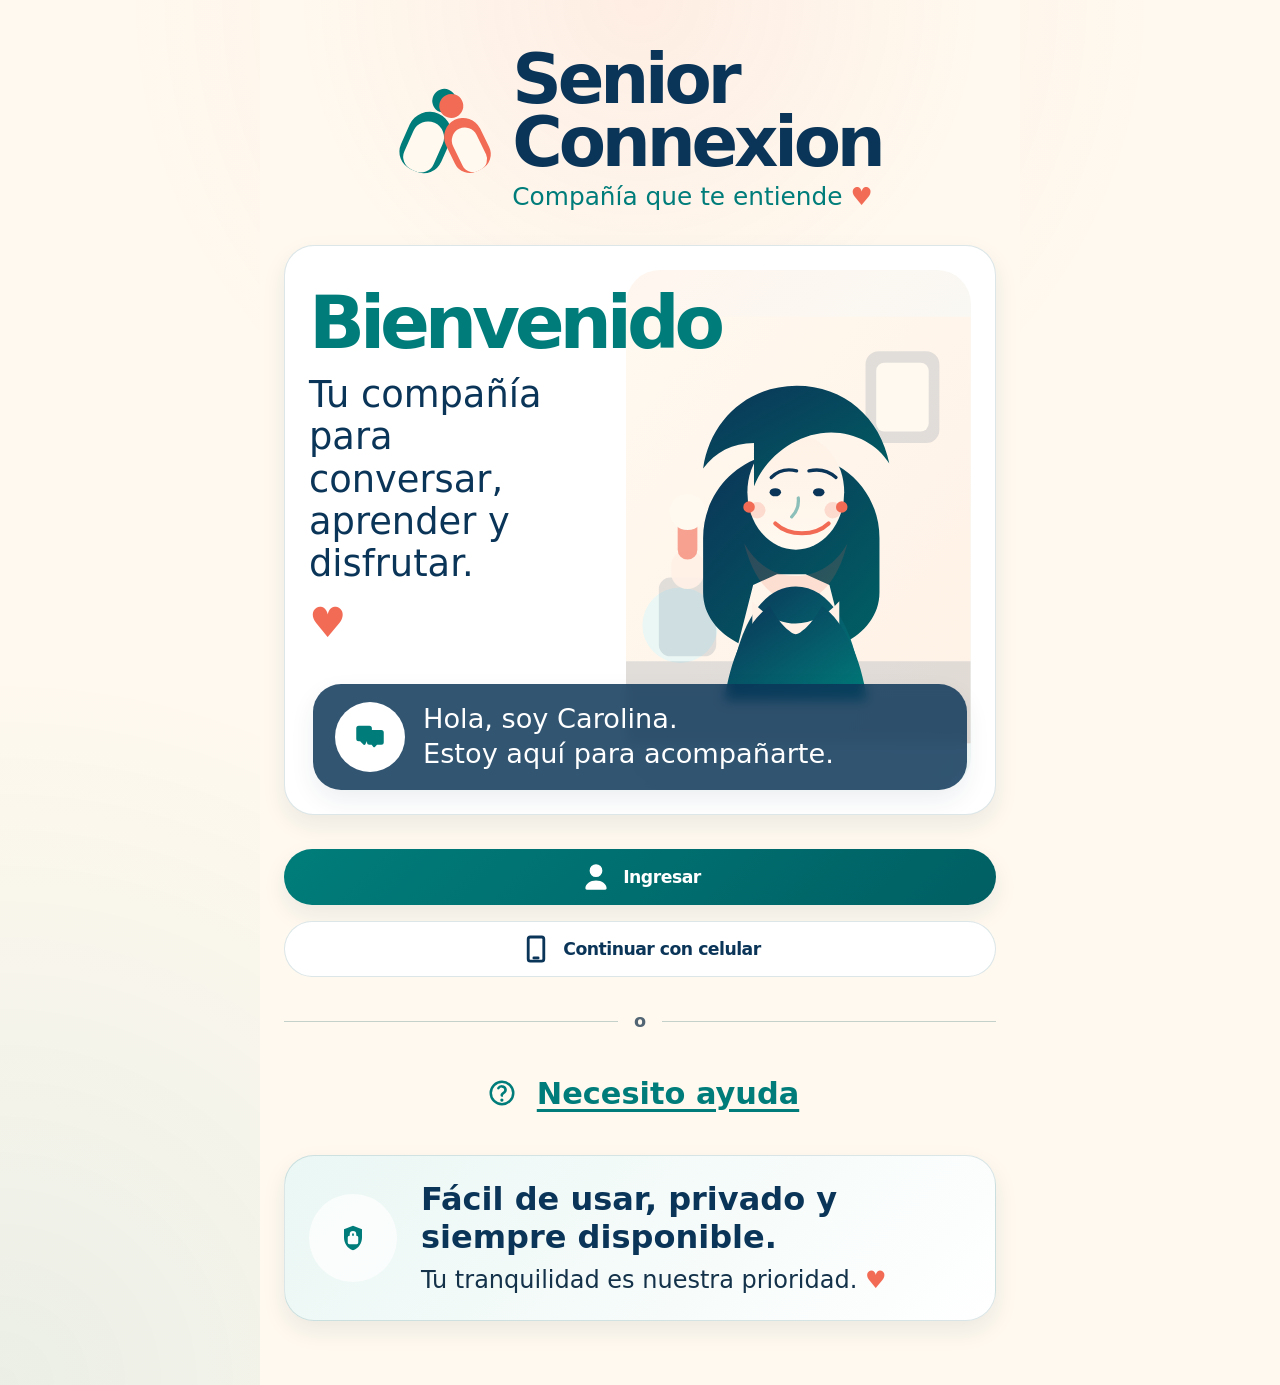
<file: index.html>
<!doctype html>
<html lang="es">
<head>
  <meta charset="utf-8" />
  <meta name="viewport" content="width=device-width, initial-scale=1" />
  <title>Vigente App - Login</title>
  <link rel="stylesheet" href="./src/styles/components.css" />
</head>
<body>
  <main class="sc-page-shell sc-login-shell" aria-label="Pantalla de ingreso de Vigente App">
    <section class="sc-login-brand-block" aria-label="Marca Senior Connexion">
      <div class="sc-login-brand">
        <div class="sc-brand-mark" aria-hidden="true">
          <span class="sc-brand-figure sc-brand-figure-teal"></span>
          <span class="sc-brand-figure sc-brand-figure-coral"></span>
        </div>

        <div class="sc-brand-copy">
          <span class="sc-brand-title">Senior<br />Connexion</span>
          <p class="sc-brand-tagline">Compañía que te entiende <span aria-hidden="true">♥</span></p>
        </div>
      </div>
    </section>

    <section class="sc-login-hero sc-card" aria-labelledby="login-welcome-title">
      <div class="sc-login-hero-copy">
        <h1 id="login-welcome-title" class="sc-login-title">Bienvenido</h1>
        <p class="sc-login-lead">Tu compañía para conversar, aprender y disfrutar.</p>
        <span class="sc-login-heart" aria-hidden="true">♥</span>
      </div>

      <div class="sc-login-hero-media" aria-hidden="true">
        <svg class="sc-login-portrait-scene" viewBox="0 0 420 520" role="presentation">
          <defs>
            <linearGradient id="scPortraitWall" x1="0%" x2="100%" y1="0%" y2="100%">
              <stop offset="0%" stop-color="#FFF9EF"></stop>
              <stop offset="100%" stop-color="#FFF1E6"></stop>
            </linearGradient>
            <linearGradient id="scPortraitTop" x1="0%" x2="100%" y1="0%" y2="100%">
              <stop offset="0%" stop-color="#0B3558"></stop>
              <stop offset="100%" stop-color="#007D7A"></stop>
            </linearGradient>
            <linearGradient id="scPortraitHair" x1="0%" x2="100%" y1="0%" y2="100%">
              <stop offset="0%" stop-color="#0B3558"></stop>
              <stop offset="100%" stop-color="#005F63"></stop>
            </linearGradient>
            <linearGradient id="scPortraitSkin" x1="0%" x2="0%" y1="0%" y2="100%">
              <stop offset="0%" stop-color="#FFF1E6"></stop>
              <stop offset="100%" stop-color="#FFF9EF"></stop>
            </linearGradient>
          </defs>

          <rect width="420" height="520" fill="url(#scPortraitWall)"></rect>
          <circle cx="66" cy="376" r="46" fill="#EAF7F4"></circle>
          <rect x="292" y="42" width="90" height="112" rx="16" fill="#0B3558" opacity="0.12"></rect>
          <rect x="305" y="56" width="64" height="84" rx="10" fill="#FFF9EF"></rect>
          <rect x="0" y="420" width="420" height="100" fill="#0B3558" opacity="0.12"></rect>
          <rect x="40" y="318" width="70" height="96" rx="14" fill="#0B3558" opacity="0.12"></rect>
          <rect x="55" y="284" width="40" height="48" rx="20" fill="#FFF1E6" opacity="0.92"></rect>
          <rect x="63" y="240" width="24" height="56" rx="12" fill="#F26B55" opacity="0.6"></rect>
          <circle cx="75" cy="238" r="22" fill="#FFF9EF"></circle>

          <path d="M198 166c-58 0-104 46-104 104v66c0 28 18 49 43 62l18-71 29-13h35l29 13 18 71c25-13 43-34 43-62v-66c0-58-46-104-111-104z" fill="url(#scPortraitHair)"></path>
          <ellipse cx="207" cy="214" rx="59" ry="70" fill="url(#scPortraitSkin)"></ellipse>
          <path d="M156 207c14-37 53-66 94-66 30 0 57 15 71 38-11-56-55-95-113-95-60 0-106 43-114 101 15-20 36-31 62-31z" fill="url(#scPortraitHair)"></path>
          <path d="M144 276c14 25 36 40 63 40s49-15 63-40c-12 46-34 71-63 71s-51-25-63-71z" fill="#F26B55" opacity="0.16"></path>
          <ellipse cx="182" cy="214" rx="7" ry="5" fill="#0B3558"></ellipse>
          <ellipse cx="235" cy="214" rx="7" ry="5" fill="#0B3558"></ellipse>
          <path d="M177 196c9-9 19-11 31-8" stroke="#0B3558" stroke-width="4" stroke-linecap="round" fill="none"></path>
          <path d="M223 188c13-3 24 0 33 8" stroke="#0B3558" stroke-width="4" stroke-linecap="round" fill="none"></path>
          <path d="M210 221c1 10-2 17-8 23" stroke="#007D7A" stroke-width="4" stroke-linecap="round" fill="none" opacity="0.45"></path>
          <path d="M182 252c17 16 48 16 65 0" stroke="#F26B55" stroke-width="5" stroke-linecap="round" fill="none"></path>
          <circle cx="160" cy="236" r="10" fill="#F26B55" opacity="0.2"></circle>
          <circle cx="252" cy="236" r="10" fill="#F26B55" opacity="0.2"></circle>
          <circle cx="150" cy="232" r="7" fill="#F26B55"></circle>
          <circle cx="263" cy="232" r="7" fill="#F26B55"></circle>

          <path d="M127 452c9-75 39-123 80-123s71 48 80 123" fill="url(#scPortraitTop)"></path>
          <path d="M154 347c16 18 34 27 53 27s37-9 53-27v31c-11 18-28 30-53 30s-42-12-53-30z" fill="#FFF1E6"></path>
          <path d="M120 468c8-55 27-94 55-116 12 23 27 35 32 35s20-12 32-35c28 22 47 61 55 116" fill="url(#scPortraitTop)"></path>
        </svg>
      </div>

      <div class="sc-login-message" role="note" aria-label="Mensaje de Carolina">
        <span class="sc-login-message-icon" aria-hidden="true">
          <svg viewBox="0 0 24 24" role="presentation">
            <path d="M7.6 18.4c-.3 0-.5-.1-.7-.3l-2.8-2.8H3a2 2 0 0 1-2-2V5a2 2 0 0 1 2-2h8.5a2 2 0 0 1 2 2v8.3a2 2 0 0 1-2 2H9.5l-1.2 2.4c-.1.3-.4.4-.7.4Z"></path>
            <path d="M15.3 20.2c-.2 0-.4-.1-.6-.3l-1.4-1.8h-1.7a2 2 0 0 1-2-2V8.3a2 2 0 0 1 2-2H21a2 2 0 0 1 2 2v7.8a2 2 0 0 1-2 2h-3.4l-1.7 1.8c-.2.2-.4.3-.6.3Z"></path>
          </svg>
        </span>
        <p>Hola, soy Carolina.<br />Estoy aquí para acompañarte.</p>
      </div>
    </section>

    <section class="sc-login-actions" aria-label="Opciones de ingreso">
      <button class="sc-button sc-button-primary sc-login-button-main" type="button" aria-label="Ingresar">
        <svg class="sc-button-icon" viewBox="0 0 24 24" aria-hidden="true">
          <path d="M12 12a4.5 4.5 0 1 0-4.5-4.5A4.5 4.5 0 0 0 12 12Zm0 2.5c-4.1 0-7.5 2.5-7.5 5.5a1 1 0 0 0 1 1h13a1 1 0 0 0 1-1c0-3-3.4-5.5-7.5-5.5Z"></path>
        </svg>
        <span>Ingresar</span>
      </button>

      <button class="sc-button sc-button-secondary sc-login-button-secondary" type="button" aria-label="Continuar con celular">
        <svg class="sc-button-icon" viewBox="0 0 24 24" aria-hidden="true">
          <path d="M8 2.5h8A2.5 2.5 0 0 1 18.5 5v14A2.5 2.5 0 0 1 16 21.5H8A2.5 2.5 0 0 1 5.5 19V5A2.5 2.5 0 0 1 8 2.5Zm0 2A.5.5 0 0 0 7.5 5v14c0 .3.2.5.5.5h8a.5.5 0 0 0 .5-.5V5a.5.5 0 0 0-.5-.5Zm2.5 12.8h3a1 1 0 1 1 0 2h-3a1 1 0 1 1 0-2Z"></path>
        </svg>
        <span>Continuar con celular</span>
      </button>
    </section>

    <div class="sc-login-divider" aria-hidden="true">
      <span></span>
      <strong>o</strong>
      <span></span>
    </div>

    <a class="sc-login-help" href="#ayuda" aria-label="Necesito ayuda">
      <span class="sc-login-help-icon" aria-hidden="true">
        <svg viewBox="0 0 24 24" role="presentation">
          <path d="M12 22A10 10 0 1 1 22 12 10 10 0 0 1 12 22Zm0-18A8 8 0 1 0 20 12 8 8 0 0 0 12 4Z"></path>
          <path d="M11.9 14.9a1.1 1.1 0 0 1-1.1-1.1c0-1 .6-1.8 1.7-2.6.8-.5 1.2-1 1.2-1.8 0-1-.8-1.7-1.9-1.7a2.3 2.3 0 0 0-2 1.1 1 1 0 0 1-1.7-1 4.3 4.3 0 0 1 3.8-2.1c2.3 0 4 1.5 4 3.7 0 1.7-1 2.7-2.1 3.4-.8.5-1 1-1 1.4a1.1 1.1 0 0 1-1 1.1Zm0 4a1.3 1.3 0 1 1 1.3-1.3 1.3 1.3 0 0 1-1.3 1.3Z"></path>
        </svg>
      </span>
      <span>Necesito ayuda</span>
    </a>

    <article class="sc-login-trust sc-card sc-card-mint" aria-label="Mensaje de confianza y privacidad">
      <div class="sc-login-trust-icon" aria-hidden="true">
        <svg viewBox="0 0 24 24" role="presentation">
          <path d="M12 2.2 4.8 5v6.6c0 4.5 2.7 8.7 7.2 10.2 4.5-1.5 7.2-5.7 7.2-10.2V5Zm0 4.1a2.6 2.6 0 0 1 2.6 2.6v1.2h.3a1.3 1.3 0 0 1 1.3 1.3v4.2a1.3 1.3 0 0 1-1.3 1.3H9.1a1.3 1.3 0 0 1-1.3-1.3v-4.2a1.3 1.3 0 0 1 1.3-1.3h.3V8.9A2.6 2.6 0 0 1 12 6.3Zm0 1.9a.7.7 0 0 0-.7.7v1.2h1.4V8.9a.7.7 0 0 0-.7-.7Z"></path>
        </svg>
      </div>

      <div class="sc-login-trust-copy">
        <h2>Fácil de usar, privado y siempre disponible.</h2>
        <p>Tu tranquilidad es nuestra prioridad. <span aria-hidden="true">♥</span></p>
      </div>
    </article>
  </main>
</body>
</html>
</file>
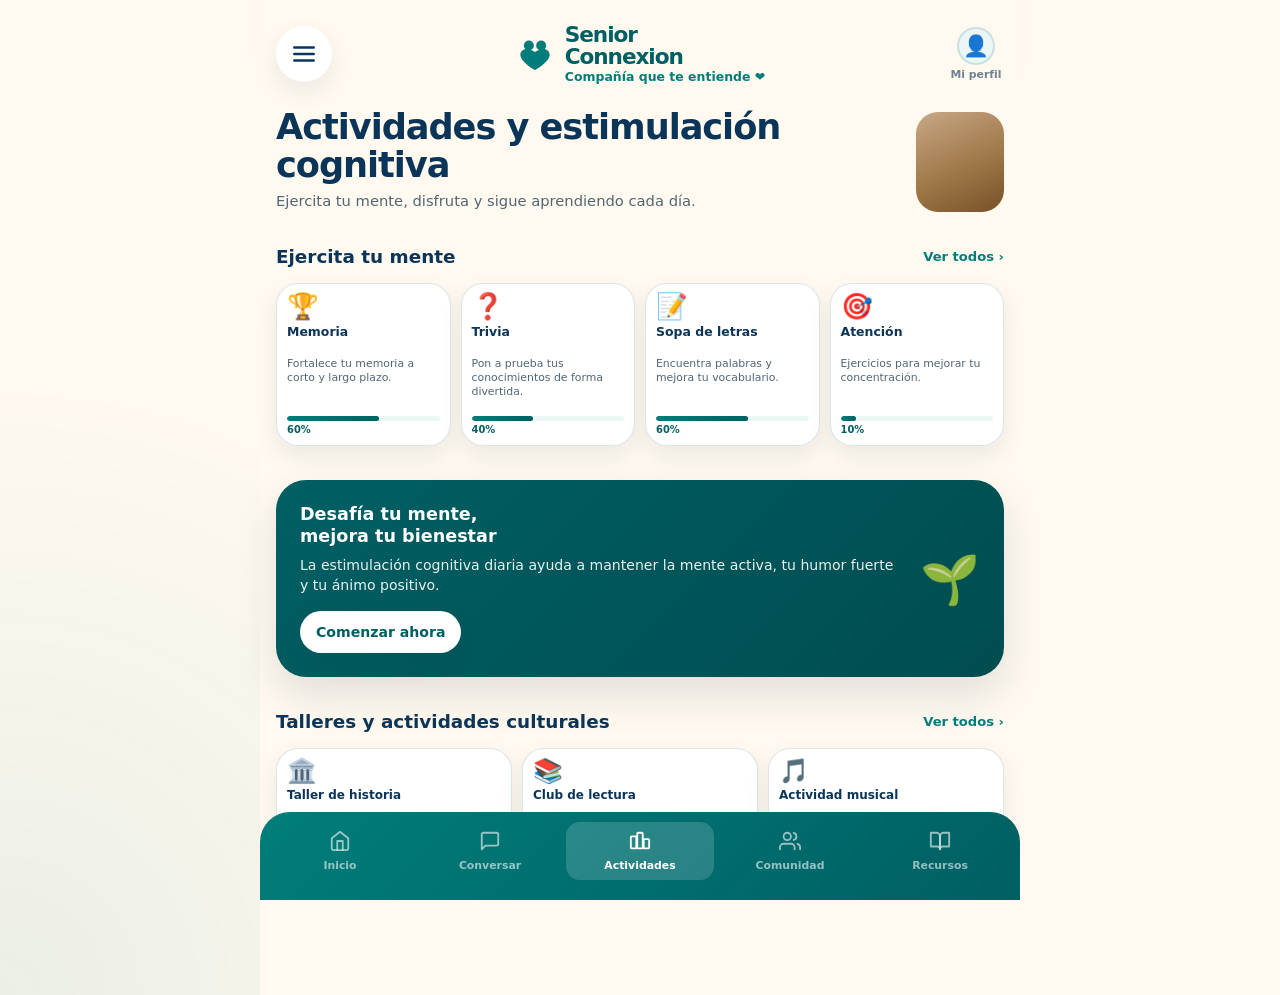
<file: actividades.html>
<!doctype html>
<html lang="es">
<head>
  <meta charset="utf-8" />
  <meta name="viewport" content="width=device-width, initial-scale=1" />
  <title>Vigente App — Actividades</title>
  <link rel="stylesheet" href="./src/styles/components.css" />
  <link rel="stylesheet" href="./src/styles/actividades.css" />
  <link rel="stylesheet" href="./src/styles/home.css" />
</head>
<body>
  <main class="sc-act-page" aria-label="Actividades y estimulación cognitiva">

    <!-- Header -->
    <header class="sc-act-header">
      <button class="sc-icon-button" aria-label="Abrir menú">
        <svg width="24" height="24" viewBox="0 0 24 24" fill="none"
             stroke="currentColor" stroke-width="2.2" stroke-linecap="round" aria-hidden="true">
          <line x1="3" y1="6"  x2="21" y2="6"/>
          <line x1="3" y1="12" x2="21" y2="12"/>
          <line x1="3" y1="18" x2="21" y2="18"/>
        </svg>
      </button>

      <a class="sc-logo" href="home.html" aria-label="Senior Connexion">
        <svg class="sc-logo-icon" width="40" height="40" viewBox="0 0 52 52" fill="none" aria-hidden="true">
          <circle cx="18" cy="15" r="6.5" fill="#007d7a"/>
          <circle cx="34" cy="15" r="6.5" fill="#007d7a"/>
          <path d="M7 27C7 20 15.5 16 26 23.5C36.5 16 45 20 45 27C45 36.5 26 47 26 47C26 47 7 36.5 7 27Z" fill="#007d7a"/>
        </svg>
        <div>
          <span class="sc-logo-name">Senior<br>Connexion</span>
          <small class="sc-logo-tagline">Compañía que te entiende ❤</small>
        </div>
      </a>

      <a class="sc-profile-btn" href="#" aria-label="Mi perfil">
        <span class="sc-profile-avatar" aria-hidden="true">👤</span>
        <span class="sc-profile-label">Mi perfil</span>
      </a>
    </header>

    <!-- Hero: título + foto decorativa -->
    <div class="sc-act-hero">
      <div class="sc-act-hero-text">
        <h1>Actividades y estimulación cognitiva</h1>
        <p>Ejercita tu mente, disfruta y sigue aprendiendo cada día.</p>
      </div>
      <div class="sc-act-hero-photo" aria-hidden="true">
        <!--
          Reemplazar con:
          <img src="./assets/adulta-mayor-actividades.jpg" alt="">
        -->
      </div>
    </div>

    <!-- Sección: Ejercita tu mente -->
    <section class="sc-act-section" aria-labelledby="games-title">
      <div class="sc-act-section-header">
        <h2 id="games-title" class="sc-act-section-title">Ejercita tu mente</h2>
        <a class="sc-ver-todos" href="#">Ver todos ›</a>
      </div>

      <div class="sc-mini-game-grid">

        <a class="sc-mini-game-card" href="juego-memoria.html" aria-label="Memoria, progreso 60%">
          <span class="sc-mini-game-icon" aria-hidden="true">🏆</span>
          <strong class="sc-mini-game-name">Memoria</strong>
          <p class="sc-mini-game-desc">Fortalece tu memoria a corto y largo plazo.</p>
          <div class="sc-progress-wrap">
            <div class="sc-progress-bar" role="progressbar" aria-valuenow="60" aria-valuemin="0" aria-valuemax="100">
              <div class="sc-progress-fill" style="width:60%"></div>
            </div>
            <span class="sc-progress-label">60%</span>
          </div>
        </a>

        <a class="sc-mini-game-card" href="#" aria-label="Trivia, progreso 40%">
          <span class="sc-mini-game-icon" aria-hidden="true">❓</span>
          <strong class="sc-mini-game-name">Trivia</strong>
          <p class="sc-mini-game-desc">Pon a prueba tus conocimientos de forma divertida.</p>
          <div class="sc-progress-wrap">
            <div class="sc-progress-bar" role="progressbar" aria-valuenow="40" aria-valuemin="0" aria-valuemax="100">
              <div class="sc-progress-fill" style="width:40%"></div>
            </div>
            <span class="sc-progress-label">40%</span>
          </div>
        </a>

        <a class="sc-mini-game-card" href="#" aria-label="Sopa de letras, progreso 60%">
          <span class="sc-mini-game-icon" aria-hidden="true">📝</span>
          <strong class="sc-mini-game-name">Sopa de letras</strong>
          <p class="sc-mini-game-desc">Encuentra palabras y mejora tu vocabulario.</p>
          <div class="sc-progress-wrap">
            <div class="sc-progress-bar" role="progressbar" aria-valuenow="60" aria-valuemin="0" aria-valuemax="100">
              <div class="sc-progress-fill" style="width:60%"></div>
            </div>
            <span class="sc-progress-label">60%</span>
          </div>
        </a>

        <a class="sc-mini-game-card" href="#" aria-label="Atención, progreso 10%">
          <span class="sc-mini-game-icon" aria-hidden="true">🎯</span>
          <strong class="sc-mini-game-name">Atención</strong>
          <p class="sc-mini-game-desc">Ejercicios para mejorar tu concentración.</p>
          <div class="sc-progress-wrap">
            <div class="sc-progress-bar" role="progressbar" aria-valuenow="10" aria-valuemin="0" aria-valuemax="100">
              <div class="sc-progress-fill" style="width:10%"></div>
            </div>
            <span class="sc-progress-label">10%</span>
          </div>
        </a>

      </div>
    </section>

    <!-- Tarjeta promo: Desafía tu mente -->
    <section class="sc-act-section" aria-labelledby="promo-title">
      <div class="sc-promo-card">
        <div>
          <h2 id="promo-title" style="margin:0 0 .5rem;font-size:1.1rem;line-height:1.2">
            Desafía tu mente,<br>mejora tu bienestar
          </h2>
          <p>La estimulación cognitiva diaria ayuda a mantener la mente activa, tu humor fuerte y tu ánimo positivo.</p>
          <button class="sc-button sc-button-primary" type="button">Comenzar ahora</button>
        </div>
        <span class="sc-promo-illustration" aria-hidden="true">🌱</span>
      </div>
    </section>

    <!-- Sección: Talleres y actividades culturales -->
    <section class="sc-act-section" aria-labelledby="workshops-title">
      <div class="sc-act-section-header">
        <h2 id="workshops-title" class="sc-act-section-title">Talleres y actividades culturales</h2>
        <a class="sc-ver-todos" href="talleres.html">Ver todos ›</a>
      </div>

      <div class="sc-workshop-grid">

        <a class="sc-workshop-card" href="talleres.html" aria-label="Taller de historia">
          <span class="sc-workshop-icon" aria-hidden="true">🏛️</span>
          <strong class="sc-workshop-name">Taller de historia</strong>
          <p class="sc-workshop-date">Martes, 13 de mayo · 11:00 a. m.</p>
          <span class="sc-workshop-badge">Próximo</span>
        </a>

        <a class="sc-workshop-card" href="talleres.html" aria-label="Club de lectura">
          <span class="sc-workshop-icon" aria-hidden="true">📚</span>
          <strong class="sc-workshop-name">Club de lectura</strong>
          <p class="sc-workshop-date">Jueves, 15 de mayo · 3:00 p. m.</p>
          <span class="sc-workshop-badge">Próximo</span>
        </a>

        <a class="sc-workshop-card" href="talleres.html" aria-label="Actividad musical">
          <span class="sc-workshop-icon" aria-hidden="true">🎵</span>
          <strong class="sc-workshop-name">Actividad musical</strong>
          <p class="sc-workshop-date">Viernes, 15 de mayo · 4:00 p. m.</p>
          <span class="sc-workshop-badge">Próximo</span>
        </a>

      </div>
    </section>

    <!-- Navegación inferior -->
    <nav class="sc-bottom-nav" aria-label="Navegación principal">
      <a class="sc-nav-item" href="home.html">
        <span class="sc-nav-icon" aria-hidden="true">
          <svg width="22" height="22" viewBox="0 0 24 24" fill="none" stroke="currentColor" stroke-width="2" stroke-linecap="round" stroke-linejoin="round">
            <path d="M3 9l9-7 9 7v11a2 2 0 0 1-2 2H5a2 2 0 0 1-2-2z"/>
            <polyline points="9 22 9 12 15 12 15 22"/>
          </svg>
        </span>
        <span>Inicio</span>
      </a>

      <a class="sc-nav-item" href="conversacion.html">
        <span class="sc-nav-icon" aria-hidden="true">
          <svg width="22" height="22" viewBox="0 0 24 24" fill="none" stroke="currentColor" stroke-width="2" stroke-linecap="round" stroke-linejoin="round">
            <path d="M21 15a2 2 0 0 1-2 2H7l-4 4V5a2 2 0 0 1 2-2h14a2 2 0 0 1 2 2z"/>
          </svg>
        </span>
        <span>Conversar</span>
      </a>

      <a class="sc-nav-item active" href="actividades.html" aria-current="page">
        <span class="sc-nav-icon" aria-hidden="true">
          <svg width="22" height="22" viewBox="0 0 24 24" fill="none" stroke="currentColor" stroke-width="2" stroke-linecap="round" stroke-linejoin="round">
            <rect x="2" y="7" width="6" height="13" rx="1"/>
            <rect x="9" y="3" width="6" height="17" rx="1"/>
            <rect x="16" y="10" width="6" height="10" rx="1"/>
          </svg>
        </span>
        <span>Actividades</span>
      </a>

      <a class="sc-nav-item" href="#">
        <span class="sc-nav-icon" aria-hidden="true">
          <svg width="22" height="22" viewBox="0 0 24 24" fill="none" stroke="currentColor" stroke-width="2" stroke-linecap="round" stroke-linejoin="round">
            <path d="M17 21v-2a4 4 0 0 0-4-4H5a4 4 0 0 0-4 4v2"/>
            <circle cx="9" cy="7" r="4"/>
            <path d="M23 21v-2a4 4 0 0 0-3-3.87"/>
            <path d="M16 3.13a4 4 0 0 1 0 7.75"/>
          </svg>
        </span>
        <span>Comunidad</span>
      </a>

      <a class="sc-nav-item" href="#">
        <span class="sc-nav-icon" aria-hidden="true">
          <svg width="22" height="22" viewBox="0 0 24 24" fill="none" stroke="currentColor" stroke-width="2" stroke-linecap="round" stroke-linejoin="round">
            <path d="M2 3h6a4 4 0 0 1 4 4v14a3 3 0 0 0-3-3H2z"/>
            <path d="M22 3h-6a4 4 0 0 0-4 4v14a3 3 0 0 1 3-3h7z"/>
          </svg>
        </span>
        <span>Recursos</span>
      </a>
    </nav>

  </main>
</body>
</html>
</file>
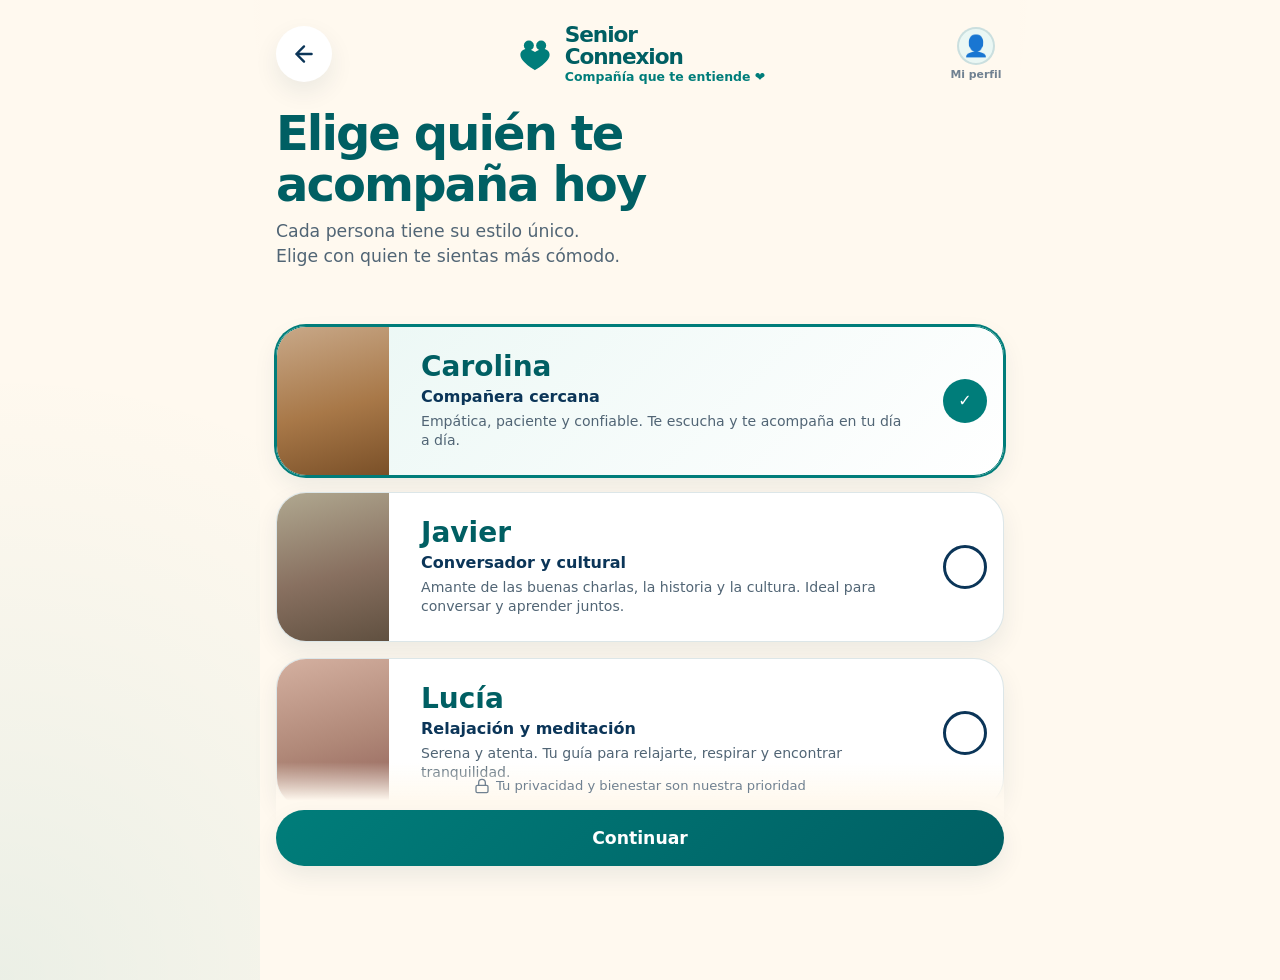
<file: agentes.html>
<!doctype html>
<html lang="es">
<head>
  <meta charset="utf-8" />
  <meta name="viewport" content="width=device-width, initial-scale=1" />
  <title>Vigente App — Elige tu compañero</title>
  <link rel="stylesheet" href="./src/styles/components.css" />
  <link rel="stylesheet" href="./src/styles/agentes.css" />
</head>
<body>
  <main class="sc-agents-page" aria-label="Selección de agente">

    <!-- Header -->
    <header class="sc-agents-header">
      <a class="sc-icon-button" href="login.html" aria-label="Volver">
        <svg width="24" height="24" viewBox="0 0 24 24" fill="none"
             stroke="currentColor" stroke-width="2.2"
             stroke-linecap="round" stroke-linejoin="round" aria-hidden="true">
          <path d="M19 12H5M12 5l-7 7 7 7"/>
        </svg>
      </a>

      <a class="sc-logo" href="#" aria-label="Senior Connexion, compañía que te entiende">
        <svg class="sc-logo-icon" width="40" height="40" viewBox="0 0 52 52" fill="none" aria-hidden="true">
          <circle cx="18" cy="15" r="6.5" fill="#007d7a"/>
          <circle cx="34" cy="15" r="6.5" fill="#007d7a"/>
          <path d="M7 27C7 20 15.5 16 26 23.5C36.5 16 45 20 45 27C45 36.5 26 47 26 47C26 47 7 36.5 7 27Z" fill="#007d7a"/>
        </svg>
        <div>
          <span class="sc-logo-name">Senior<br>Connexion</span>
          <small class="sc-logo-tagline">Compañía que te entiende ❤</small>
        </div>
      </a>

      <a class="sc-profile-btn" href="#" aria-label="Mi perfil">
        <span class="sc-profile-avatar" aria-hidden="true">👤</span>
        <span class="sc-profile-label">Mi perfil</span>
      </a>
    </header>

    <!-- Título -->
    <section class="sc-agents-intro" aria-labelledby="agents-title">
      <h1 id="agents-title" class="sc-title">Elige quién te<br>acompaña hoy</h1>
      <p class="sc-subtitle">Cada persona tiene su estilo único.<br>Elige con quien te sientas más cómodo.</p>
    </section>

    <!-- Lista de agentes -->
    <div class="sc-agent-list" role="radiogroup" aria-label="Selecciona un agente">

      <!-- Carolina — seleccionada -->
      <article class="sc-card sc-card-mint sc-agent-card sc-agent-card--pick is-selected"
               role="radio" aria-checked="true" tabindex="0">
        <div class="sc-agent-photo-wrap sc-agent-photo-wrap--carolina" aria-hidden="true">
          <!--
            Reemplazar con:
            <img src="./assets/carolina.jpg" alt="Carolina">
          -->
        </div>
        <div class="sc-agent-info">
          <h2 class="sc-agent-card-name">Carolina</h2>
          <span class="sc-agent-role">Compañera cercana</span>
          <p class="sc-agent-desc">Empática, paciente y confiable. Te escucha y te acompaña en tu día a día.</p>
        </div>
        <span class="sc-check" aria-hidden="true">✓</span>
      </article>

      <!-- Javier -->
      <article class="sc-card sc-agent-card sc-agent-card--pick"
               role="radio" aria-checked="false" tabindex="0">
        <div class="sc-agent-photo-wrap sc-agent-photo-wrap--javier" aria-hidden="true">
          <!--
            Reemplazar con:
            <img src="./assets/javier.jpg" alt="Javier">
          -->
        </div>
        <div class="sc-agent-info">
          <h2 class="sc-agent-card-name">Javier</h2>
          <span class="sc-agent-role">Conversador y cultural</span>
          <p class="sc-agent-desc">Amante de las buenas charlas, la historia y la cultura. Ideal para conversar y aprender juntos.</p>
        </div>
        <span class="sc-radio" aria-hidden="true"></span>
      </article>

      <!-- Lucía -->
      <article class="sc-card sc-agent-card sc-agent-card--pick"
               role="radio" aria-checked="false" tabindex="0">
        <div class="sc-agent-photo-wrap sc-agent-photo-wrap--lucia" aria-hidden="true">
          <!--
            Reemplazar con:
            <img src="./assets/lucia.jpg" alt="Lucía">
          -->
        </div>
        <div class="sc-agent-info">
          <h2 class="sc-agent-card-name">Lucía</h2>
          <span class="sc-agent-role">Relajación y meditación</span>
          <p class="sc-agent-desc">Serena y atenta. Tu guía para relajarte, respirar y encontrar tranquilidad.</p>
        </div>
        <span class="sc-radio" aria-hidden="true"></span>
      </article>

    </div>

    <!-- Barra inferior: privacidad + CTA -->
    <div class="sc-agents-bottom">
      <p class="sc-privacy-note">
        <svg width="16" height="16" viewBox="0 0 24 24" fill="none"
             stroke="currentColor" stroke-width="2"
             stroke-linecap="round" stroke-linejoin="round" aria-hidden="true">
          <rect x="3" y="11" width="18" height="11" rx="2"/>
          <path d="M7 11V7a5 5 0 0 1 10 0v4"/>
        </svg>
        Tu privacidad y bienestar son nuestra prioridad
      </p>
      <button class="sc-button sc-button-primary sc-button-block" type="button">
        Continuar
      </button>
    </div>

  </main>
</body>
</html>
</file>
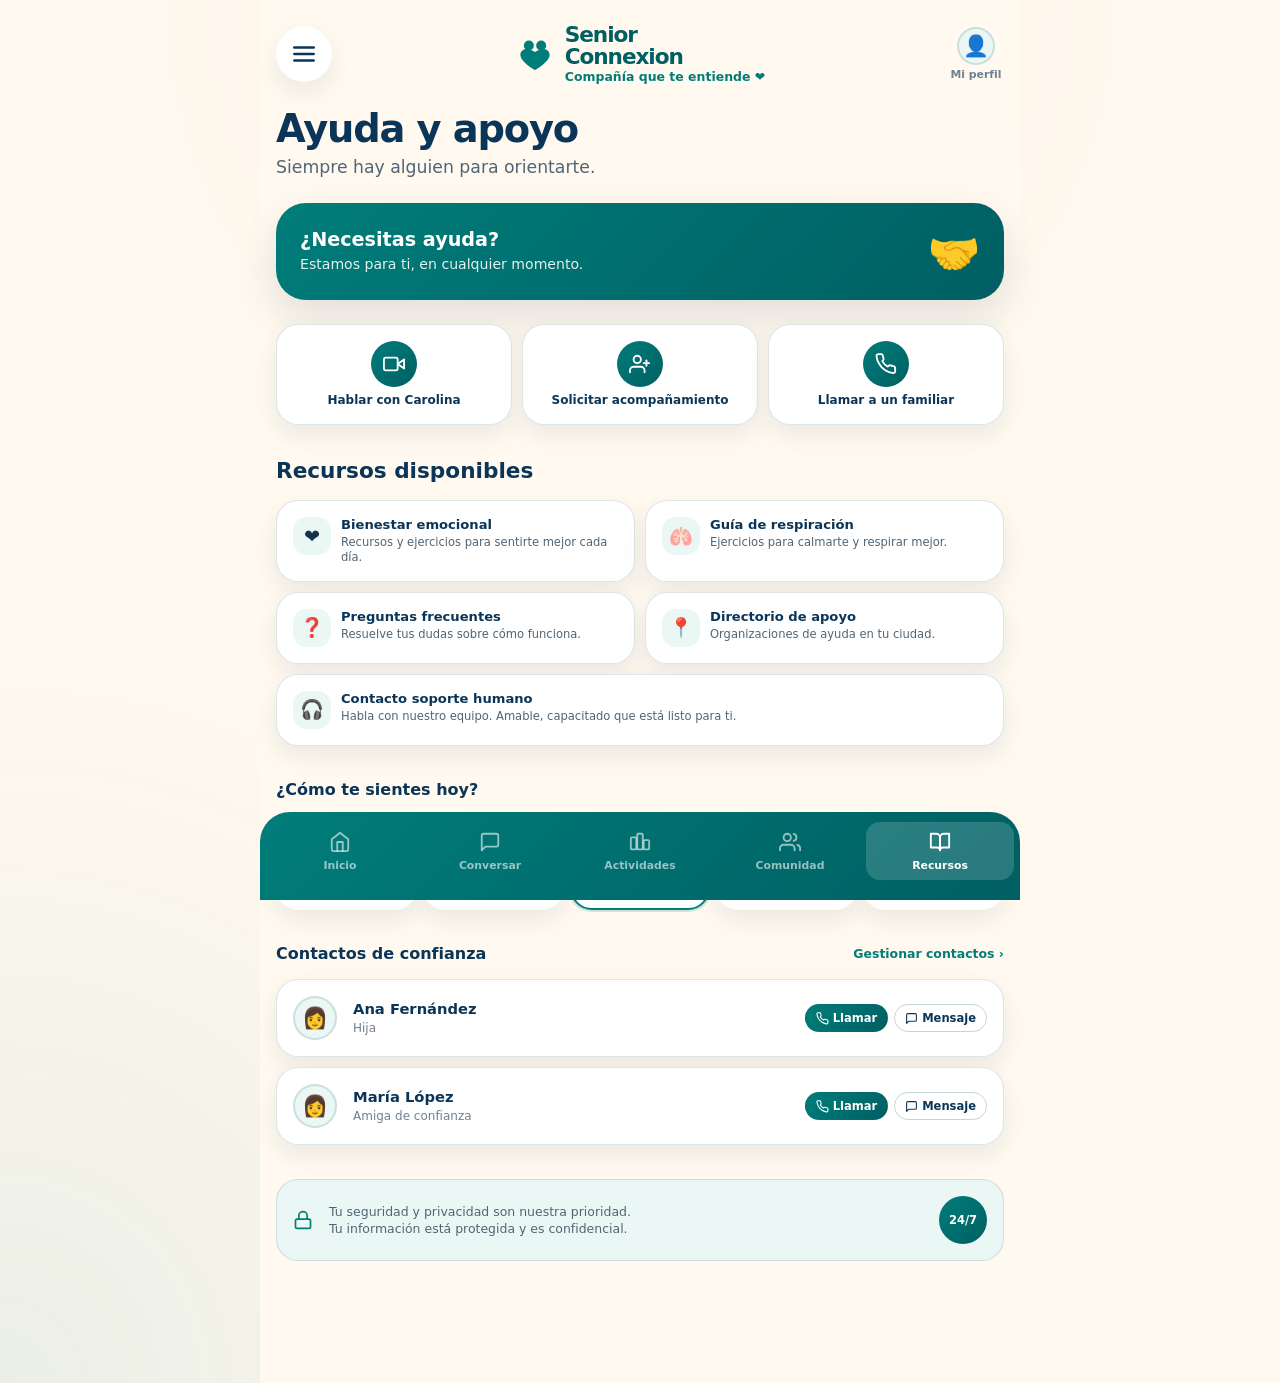
<file: ayuda.html>
<!doctype html>
<html lang="es">
<head>
  <meta charset="utf-8" />
  <meta name="viewport" content="width=device-width, initial-scale=1" />
  <title>Vigente App — Ayuda y apoyo</title>
  <link rel="stylesheet" href="./src/styles/components.css" />
  <link rel="stylesheet" href="./src/styles/ayuda.css" />
  <link rel="stylesheet" href="./src/styles/home.css" />
</head>
<body>
  <main class="sc-ayuda-page" aria-label="Ayuda y apoyo">

    <!-- Header -->
    <header class="sc-ayuda-header">
      <button class="sc-icon-button" aria-label="Abrir menú">
        <svg width="24" height="24" viewBox="0 0 24 24" fill="none" stroke="currentColor" stroke-width="2.2" stroke-linecap="round" aria-hidden="true">
          <line x1="3" y1="6" x2="21" y2="6"/><line x1="3" y1="12" x2="21" y2="12"/><line x1="3" y1="18" x2="21" y2="18"/>
        </svg>
      </button>
      <a class="sc-logo" href="home.html" aria-label="Senior Connexion">
        <svg class="sc-logo-icon" width="40" height="40" viewBox="0 0 52 52" fill="none" aria-hidden="true">
          <circle cx="18" cy="15" r="6.5" fill="#007d7a"/><circle cx="34" cy="15" r="6.5" fill="#007d7a"/>
          <path d="M7 27C7 20 15.5 16 26 23.5C36.5 16 45 20 45 27C45 36.5 26 47 26 47C26 47 7 36.5 7 27Z" fill="#007d7a"/>
        </svg>
        <div>
          <span class="sc-logo-name">Senior<br>Connexion</span>
          <small class="sc-logo-tagline">Compañía que te entiende ❤</small>
        </div>
      </a>
      <a class="sc-profile-btn" href="#" aria-label="Mi perfil">
        <span class="sc-profile-avatar" aria-hidden="true">👤</span>
        <span class="sc-profile-label">Mi perfil</span>
      </a>
    </header>

    <!-- Título -->
    <section aria-labelledby="ayuda-title">
      <h1 id="ayuda-title" class="sc-ayuda-title">Ayuda y apoyo</h1>
      <p class="sc-subtitle">Siempre hay alguien para orientarte.</p>
    </section>

    <!-- Hero "¿Necesitas ayuda?" -->
    <div class="sc-help-hero" role="banner">
      <div>
        <h2>¿Necesitas ayuda?</h2>
        <p>Estamos para ti, en cualquier momento.</p>
      </div>
      <span class="sc-help-hero-icon" aria-hidden="true">🤝</span>
    </div>

    <!-- Acciones rápidas -->
    <div class="sc-quick-actions" role="group" aria-label="Acciones rápidas">

      <a class="sc-quick-action" href="conversacion.html">
        <span class="sc-quick-action-icon" aria-hidden="true">
          <svg width="22" height="22" viewBox="0 0 24 24" fill="none" stroke="currentColor" stroke-width="2" stroke-linecap="round" stroke-linejoin="round">
            <polygon points="23 7 16 12 23 17 23 7"/><rect x="1" y="5" width="15" height="14" rx="2"/>
          </svg>
        </span>
        Hablar con Carolina
      </a>

      <a class="sc-quick-action" href="#">
        <span class="sc-quick-action-icon" aria-hidden="true">
          <svg width="22" height="22" viewBox="0 0 24 24" fill="none" stroke="currentColor" stroke-width="2" stroke-linecap="round" stroke-linejoin="round">
            <path d="M17 21v-2a4 4 0 0 0-4-4H5a4 4 0 0 0-4 4v2"/><circle cx="9" cy="7" r="4"/>
            <line x1="19" y1="8" x2="19" y2="14"/><line x1="22" y1="11" x2="16" y2="11"/>
          </svg>
        </span>
        Solicitar acompañamiento
      </a>

      <a class="sc-quick-action" href="tel:+571234567">
        <span class="sc-quick-action-icon" aria-hidden="true">
          <svg width="22" height="22" viewBox="0 0 24 24" fill="none" stroke="currentColor" stroke-width="2" stroke-linecap="round" stroke-linejoin="round">
            <path d="M22 16.92v3a2 2 0 0 1-2.18 2 19.79 19.79 0 0 1-8.63-3.07A19.5 19.5 0 0 1 4.69 12a19.79 19.79 0 0 1-3.07-8.67A2 2 0 0 1 3.6 1.29h3a2 2 0 0 1 2 1.72c.127.96.361 1.903.7 2.81a2 2 0 0 1-.45 2.11L7.91 8.91a16 16 0 0 0 6 6l.91-.91a2 2 0 0 1 2.11-.45c.907.339 1.85.573 2.81.7A2 2 0 0 1 21.73 17z"/>
          </svg>
        </span>
        Llamar a un familiar
      </a>

    </div>

    <!-- Recursos -->
    <section aria-labelledby="recursos-title">
      <h2 id="recursos-title" class="sc-home-section-title" style="margin-bottom:var(--sc-space-md)">Recursos disponibles</h2>
      <div class="sc-resource-grid">

        <a class="sc-resource-card" href="#">
          <span class="sc-resource-icon" aria-hidden="true">❤️</span>
          <div>
            <p class="sc-resource-name">Bienestar emocional</p>
            <p class="sc-resource-desc">Recursos y ejercicios para sentirte mejor cada día.</p>
          </div>
        </a>

        <a class="sc-resource-card" href="#">
          <span class="sc-resource-icon" aria-hidden="true">🫁</span>
          <div>
            <p class="sc-resource-name">Guía de respiración</p>
            <p class="sc-resource-desc">Ejercicios para calmarte y respirar mejor.</p>
          </div>
        </a>

        <a class="sc-resource-card" href="#">
          <span class="sc-resource-icon" aria-hidden="true">❓</span>
          <div>
            <p class="sc-resource-name">Preguntas frecuentes</p>
            <p class="sc-resource-desc">Resuelve tus dudas sobre cómo funciona.</p>
          </div>
        </a>

        <a class="sc-resource-card" href="#">
          <span class="sc-resource-icon" aria-hidden="true">📍</span>
          <div>
            <p class="sc-resource-name">Directorio de apoyo</p>
            <p class="sc-resource-desc">Organizaciones de ayuda en tu ciudad.</p>
          </div>
        </a>

        <a class="sc-resource-card sc-resource-card--full" href="#">
          <span class="sc-resource-icon" aria-hidden="true">🎧</span>
          <div>
            <p class="sc-resource-name">Contacto soporte humano</p>
            <p class="sc-resource-desc">Habla con nuestro equipo. Amable, capacitado que está listo para ti.</p>
          </div>
        </a>

      </div>
    </section>

    <!-- ¿Cómo te sientes hoy? -->
    <section class="sc-mood-section" aria-labelledby="mood-title">
      <h2 id="mood-title" class="sc-mood-title">¿Cómo te sientes hoy?</h2>
      <p style="margin:0 0 var(--sc-space-md);font-size:.82rem;color:var(--sc-text-muted)">Tu bienestar es importante. Elige cómo te sientes ahora.</p>
      <div class="sc-mood-row" role="group" aria-label="Selecciona tu estado de ánimo">
        <button class="sc-mood-btn" type="button" aria-label="Muy bien">
          <span class="sc-mood-emoji" aria-hidden="true">😄</span>
          <span class="sc-mood-label">Muy bien</span>
        </button>
        <button class="sc-mood-btn" type="button" aria-label="Bien">
          <span class="sc-mood-emoji" aria-hidden="true">🙂</span>
          <span class="sc-mood-label">Bien</span>
        </button>
        <button class="sc-mood-btn active" type="button" aria-label="Regular" aria-pressed="true">
          <span class="sc-mood-emoji" aria-hidden="true">😐</span>
          <span class="sc-mood-label">Regular</span>
        </button>
        <button class="sc-mood-btn" type="button" aria-label="Mal">
          <span class="sc-mood-emoji" aria-hidden="true">😟</span>
          <span class="sc-mood-label">Mal</span>
        </button>
        <button class="sc-mood-btn" type="button" aria-label="Muy mal">
          <span class="sc-mood-emoji" aria-hidden="true">😢</span>
          <span class="sc-mood-label">Muy mal</span>
        </button>
      </div>
    </section>

    <!-- Contactos de confianza -->
    <section class="sc-contacts-section" aria-labelledby="contacts-title">
      <div class="sc-contacts-header">
        <h2 id="contacts-title" class="sc-contacts-title">Contactos de confianza</h2>
        <a class="sc-contacts-link" href="#">Gestionar contactos ›</a>
      </div>

      <div class="sc-contact-card">
        <span class="sc-contact-avatar" aria-hidden="true">👩</span>
        <div class="sc-contact-info">
          <p class="sc-contact-name">Ana Fernández</p>
          <span class="sc-contact-relation">Hija</span>
        </div>
        <div class="sc-contact-actions">
          <button class="sc-contact-btn sc-contact-btn--primary" type="button" aria-label="Llamar a Ana">
            <svg width="13" height="13" viewBox="0 0 24 24" fill="none" stroke="currentColor" stroke-width="2" stroke-linecap="round" stroke-linejoin="round" aria-hidden="true">
              <path d="M22 16.92v3a2 2 0 0 1-2.18 2 19.79 19.79 0 0 1-8.63-3.07A19.5 19.5 0 0 1 4.69 12a19.79 19.79 0 0 1-3.07-8.67A2 2 0 0 1 3.6 1.29h3a2 2 0 0 1 2 1.72c.127.96.361 1.903.7 2.81a2 2 0 0 1-.45 2.11L7.91 8.91a16 16 0 0 0 6 6l.91-.91a2 2 0 0 1 2.11-.45c.907.339 1.85.573 2.81.7A2 2 0 0 1 21.73 17z"/>
            </svg>
            Llamar
          </button>
          <button class="sc-contact-btn" type="button" aria-label="Mensaje a Ana">
            <svg width="13" height="13" viewBox="0 0 24 24" fill="none" stroke="currentColor" stroke-width="2" stroke-linecap="round" stroke-linejoin="round" aria-hidden="true">
              <path d="M21 15a2 2 0 0 1-2 2H7l-4 4V5a2 2 0 0 1 2-2h14a2 2 0 0 1 2 2z"/>
            </svg>
            Mensaje
          </button>
        </div>
      </div>

      <div class="sc-contact-card">
        <span class="sc-contact-avatar" aria-hidden="true">👩</span>
        <div class="sc-contact-info">
          <p class="sc-contact-name">María López</p>
          <span class="sc-contact-relation">Amiga de confianza</span>
        </div>
        <div class="sc-contact-actions">
          <button class="sc-contact-btn sc-contact-btn--primary" type="button" aria-label="Llamar a María">
            <svg width="13" height="13" viewBox="0 0 24 24" fill="none" stroke="currentColor" stroke-width="2" stroke-linecap="round" stroke-linejoin="round" aria-hidden="true">
              <path d="M22 16.92v3a2 2 0 0 1-2.18 2 19.79 19.79 0 0 1-8.63-3.07A19.5 19.5 0 0 1 4.69 12a19.79 19.79 0 0 1-3.07-8.67A2 2 0 0 1 3.6 1.29h3a2 2 0 0 1 2 1.72c.127.96.361 1.903.7 2.81a2 2 0 0 1-.45 2.11L7.91 8.91a16 16 0 0 0 6 6l.91-.91a2 2 0 0 1 2.11-.45c.907.339 1.85.573 2.81.7A2 2 0 0 1 21.73 17z"/>
            </svg>
            Llamar
          </button>
          <button class="sc-contact-btn" type="button" aria-label="Mensaje a María">
            <svg width="13" height="13" viewBox="0 0 24 24" fill="none" stroke="currentColor" stroke-width="2" stroke-linecap="round" stroke-linejoin="round" aria-hidden="true">
              <path d="M21 15a2 2 0 0 1-2 2H7l-4 4V5a2 2 0 0 1 2-2h14a2 2 0 0 1 2 2z"/>
            </svg>
            Mensaje
          </button>
        </div>
      </div>
    </section>

    <!-- Pie: privacidad + 24/7 -->
    <div class="sc-ayuda-footer">
      <svg width="20" height="20" viewBox="0 0 24 24" fill="none" stroke="#007d7a" stroke-width="2" stroke-linecap="round" stroke-linejoin="round" aria-hidden="true">
        <rect x="3" y="11" width="18" height="11" rx="2"/><path d="M7 11V7a5 5 0 0 1 10 0v4"/>
      </svg>
      <p>Tu seguridad y privacidad son nuestra prioridad.<br>Tu información está protegida y es confidencial.</p>
      <span class="sc-badge-247" aria-label="Disponible 24 horas, 7 días">24/7</span>
    </div>

    <!-- Navegación inferior -->
    <nav class="sc-bottom-nav" aria-label="Navegación principal">
      <a class="sc-nav-item" href="home.html">
        <span class="sc-nav-icon" aria-hidden="true"><svg width="22" height="22" viewBox="0 0 24 24" fill="none" stroke="currentColor" stroke-width="2" stroke-linecap="round" stroke-linejoin="round"><path d="M3 9l9-7 9 7v11a2 2 0 0 1-2 2H5a2 2 0 0 1-2-2z"/><polyline points="9 22 9 12 15 12 15 22"/></svg></span>
        <span>Inicio</span>
      </a>
      <a class="sc-nav-item" href="conversacion.html">
        <span class="sc-nav-icon" aria-hidden="true"><svg width="22" height="22" viewBox="0 0 24 24" fill="none" stroke="currentColor" stroke-width="2" stroke-linecap="round" stroke-linejoin="round"><path d="M21 15a2 2 0 0 1-2 2H7l-4 4V5a2 2 0 0 1 2-2h14a2 2 0 0 1 2 2z"/></svg></span>
        <span>Conversar</span>
      </a>
      <a class="sc-nav-item" href="actividades.html">
        <span class="sc-nav-icon" aria-hidden="true"><svg width="22" height="22" viewBox="0 0 24 24" fill="none" stroke="currentColor" stroke-width="2" stroke-linecap="round" stroke-linejoin="round"><rect x="2" y="7" width="6" height="13" rx="1"/><rect x="9" y="3" width="6" height="17" rx="1"/><rect x="16" y="10" width="6" height="10" rx="1"/></svg></span>
        <span>Actividades</span>
      </a>
      <a class="sc-nav-item" href="#">
        <span class="sc-nav-icon" aria-hidden="true"><svg width="22" height="22" viewBox="0 0 24 24" fill="none" stroke="currentColor" stroke-width="2" stroke-linecap="round" stroke-linejoin="round"><path d="M17 21v-2a4 4 0 0 0-4-4H5a4 4 0 0 0-4 4v2"/><circle cx="9" cy="7" r="4"/><path d="M23 21v-2a4 4 0 0 0-3-3.87"/><path d="M16 3.13a4 4 0 0 1 0 7.75"/></svg></span>
        <span>Comunidad</span>
      </a>
      <a class="sc-nav-item active" href="ayuda.html" aria-current="page">
        <span class="sc-nav-icon" aria-hidden="true"><svg width="22" height="22" viewBox="0 0 24 24" fill="none" stroke="currentColor" stroke-width="2" stroke-linecap="round" stroke-linejoin="round"><path d="M2 3h6a4 4 0 0 1 4 4v14a3 3 0 0 0-3-3H2z"/><path d="M22 3h-6a4 4 0 0 0-4 4v14a3 3 0 0 1 3-3h7z"/></svg></span>
        <span>Recursos</span>
      </a>
    </nav>

  </main>
</body>
</html>
</file>
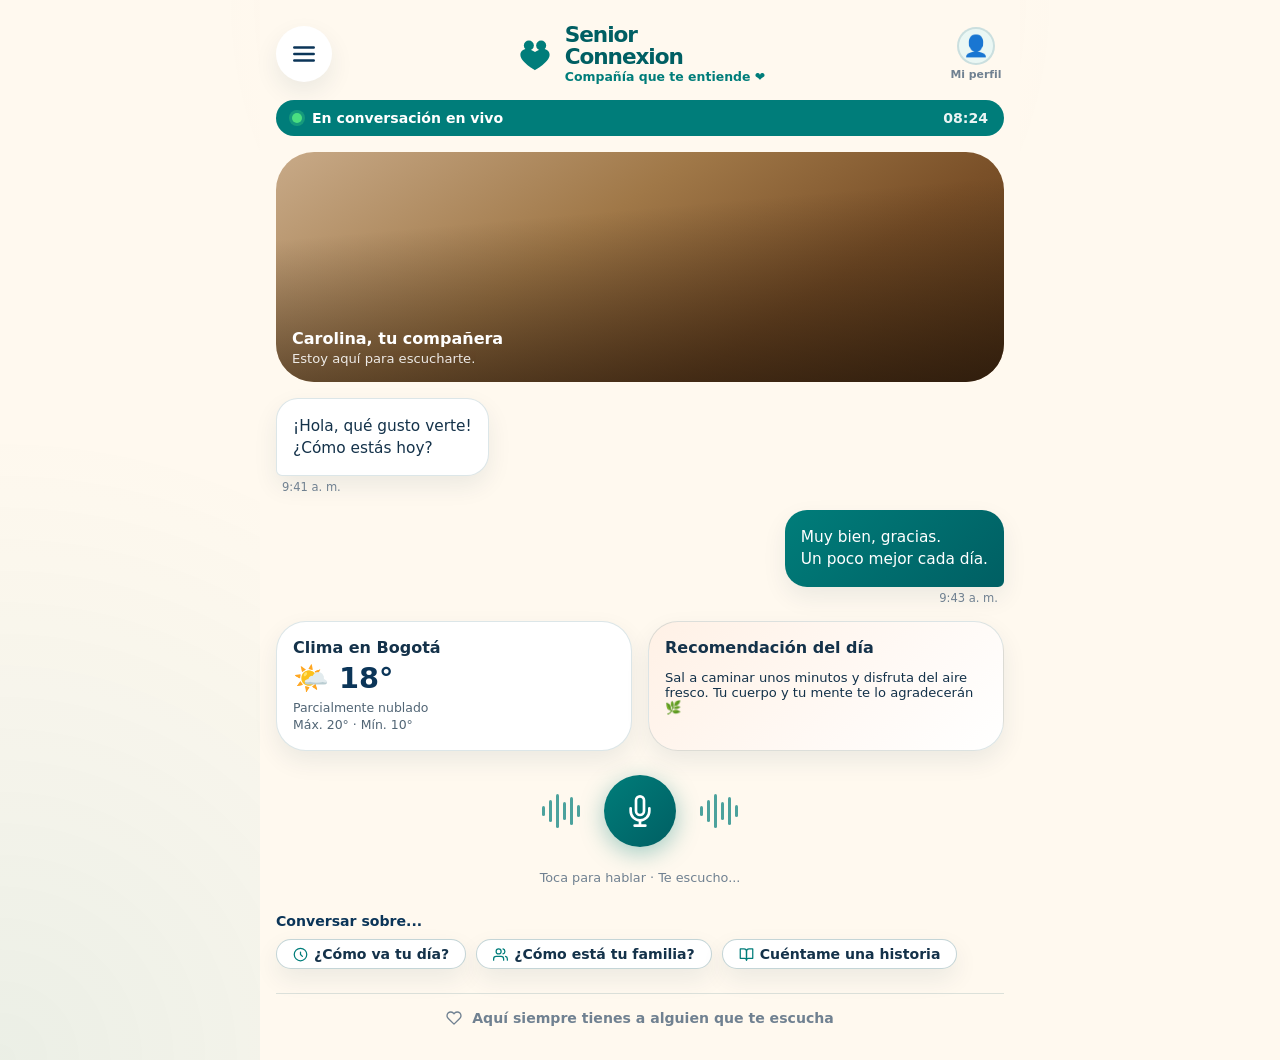
<file: conversacion.html>
<!doctype html>
<html lang="es">
<head>
  <meta charset="utf-8" />
  <meta name="viewport" content="width=device-width, initial-scale=1" />
  <title>Vigente App — Conversando con Carolina</title>
  <link rel="stylesheet" href="./src/styles/components.css" />
  <link rel="stylesheet" href="./src/styles/conversacion.css" />
</head>
<body>
  <main class="sc-conv-page" aria-label="Conversación en vivo con Carolina">

    <!-- Header -->
    <header class="sc-conv-header">
      <button class="sc-icon-button" aria-label="Abrir menú">
        <svg width="24" height="24" viewBox="0 0 24 24" fill="none"
             stroke="currentColor" stroke-width="2.2"
             stroke-linecap="round" aria-hidden="true">
          <line x1="3" y1="6"  x2="21" y2="6"/>
          <line x1="3" y1="12" x2="21" y2="12"/>
          <line x1="3" y1="18" x2="21" y2="18"/>
        </svg>
      </button>

      <a class="sc-logo" href="home.html" aria-label="Senior Connexion, compañía que te entiende">
        <svg class="sc-logo-icon" width="40" height="40" viewBox="0 0 52 52" fill="none" aria-hidden="true">
          <circle cx="18" cy="15" r="6.5" fill="#007d7a"/>
          <circle cx="34" cy="15" r="6.5" fill="#007d7a"/>
          <path d="M7 27C7 20 15.5 16 26 23.5C36.5 16 45 20 45 27C45 36.5 26 47 26 47C26 47 7 36.5 7 27Z" fill="#007d7a"/>
        </svg>
        <div>
          <span class="sc-logo-name">Senior<br>Connexion</span>
          <small class="sc-logo-tagline">Compañía que te entiende ❤</small>
        </div>
      </a>

      <a class="sc-profile-btn" href="#" aria-label="Mi perfil">
        <span class="sc-profile-avatar" aria-hidden="true">👤</span>
        <span class="sc-profile-label">Mi perfil</span>
      </a>
    </header>

    <!-- Indicador de sesión en vivo -->
    <div class="sc-live-badge" role="status" aria-live="polite">
      <span class="sc-live-dot-wrap">
        <span class="sc-live-dot" aria-hidden="true"></span>
        En conversación en vivo
      </span>
      <span class="sc-live-timer" aria-label="Duración 8 minutos 24 segundos">08:24</span>
    </div>

    <!-- Video / foto de Carolina -->
    <div class="sc-conv-video-wrap" aria-label="Video de Carolina">
      <div class="sc-conv-video-photo" aria-hidden="true">
        <!--
          Reemplazar con:
          <img src="./assets/carolina-video.jpg" alt="Carolina durante la conversación">
          O con un elemento <video> cuando se integre la llamada en vivo.
        -->
      </div>
      <div class="sc-conv-video-overlay" aria-hidden="true">
        <p class="sc-conv-video-name">Carolina, tu compañera</p>
        <p class="sc-conv-video-status">Estoy aquí para escucharte.</p>
      </div>
    </div>

    <!-- Mensajes del chat -->
    <section class="sc-chat-messages" aria-label="Historial de la conversación">

      <!-- Mensaje del usuario (John) -->
      <div class="sc-message sc-message--user">
        <div class="sc-message-bubble">
          ¡Hola, qué gusto verte!<br>¿Cómo estás hoy?
        </div>
        <span class="sc-message-time">9:41 a. m.</span>
      </div>

      <!-- Respuesta de Carolina -->
      <div class="sc-message sc-message--agent">
        <div class="sc-message-bubble">
          Muy bien, gracias.<br>Un poco mejor cada día.
        </div>
        <span class="sc-message-time">9:43 a. m.</span>
      </div>

    </section>

    <!-- Resumen del día (compacto) -->
    <div class="sc-conv-summary" aria-label="Tu resumen del día">

      <article class="sc-card sc-weather-card" aria-label="Clima en Bogotá">
        <strong>Clima en Bogotá</strong>
        <div class="sc-weather-temp">
          <span aria-hidden="true">🌤️</span>18°
        </div>
        <p class="sc-muted" style="margin:0;font-size:.78rem;line-height:1.4">
          Parcialmente nublado<br>Máx. 20° · Mín. 10°
        </p>
      </article>

      <article class="sc-card sc-card-peach sc-recommendation-card">
        <strong>Recomendación del día</strong>
        <p>Sal a caminar unos minutos y disfruta del aire fresco. Tu cuerpo y tu mente te lo agradecerán 🌿</p>
      </article>

    </div>

    <!-- Barra de micrófono -->
    <div class="sc-mic-section">
      <div class="sc-mic-controls" role="group" aria-label="Controles de voz">

        <!-- Onda izquierda -->
        <div class="sc-waveform sc-waveform--left" aria-hidden="true">
          <span></span><span></span><span></span><span></span><span></span><span></span>
        </div>

        <!-- Botón micrófono -->
        <button class="sc-mic-button" type="button" aria-label="Toca para hablar">
          <svg width="32" height="32" viewBox="0 0 24 24" fill="none"
               stroke="white" stroke-width="2" stroke-linecap="round" stroke-linejoin="round"
               aria-hidden="true">
            <path d="M12 1a3 3 0 0 0-3 3v8a3 3 0 0 0 6 0V4a3 3 0 0 0-3-3z"/>
            <path d="M19 10v2a7 7 0 0 1-14 0v-2"/>
            <line x1="12" y1="19" x2="12" y2="23"/>
            <line x1="8"  y1="23" x2="16" y2="23"/>
          </svg>
        </button>

        <!-- Onda derecha -->
        <div class="sc-waveform sc-waveform--right" aria-hidden="true">
          <span></span><span></span><span></span><span></span><span></span><span></span>
        </div>

      </div>
      <p class="sc-mic-hint">Toca para hablar · Te escucho...</p>
    </div>

    <!-- Chips de tema para la conversación -->
    <div class="sc-topics-section" aria-label="Sugerencias de temas">
      <p class="sc-topics-label">Conversar sobre...</p>
      <div class="sc-topic-chips">

        <button class="sc-topic-chip" type="button">
          <svg width="15" height="15" viewBox="0 0 24 24" fill="none"
               stroke="currentColor" stroke-width="2"
               stroke-linecap="round" stroke-linejoin="round" aria-hidden="true">
            <circle cx="12" cy="12" r="10"/>
            <path d="M12 8v4l3 3"/>
          </svg>
          ¿Cómo va tu día?
        </button>

        <button class="sc-topic-chip" type="button">
          <svg width="15" height="15" viewBox="0 0 24 24" fill="none"
               stroke="currentColor" stroke-width="2"
               stroke-linecap="round" stroke-linejoin="round" aria-hidden="true">
            <path d="M17 21v-2a4 4 0 0 0-4-4H5a4 4 0 0 0-4 4v2"/>
            <circle cx="9" cy="7" r="4"/>
            <path d="M23 21v-2a4 4 0 0 0-3-3.87"/>
            <path d="M16 3.13a4 4 0 0 1 0 7.75"/>
          </svg>
          ¿Cómo está tu familia?
        </button>

        <button class="sc-topic-chip" type="button">
          <svg width="15" height="15" viewBox="0 0 24 24" fill="none"
               stroke="currentColor" stroke-width="2"
               stroke-linecap="round" stroke-linejoin="round" aria-hidden="true">
            <path d="M2 3h6a4 4 0 0 1 4 4v14a3 3 0 0 0-3-3H2z"/>
            <path d="M22 3h-6a4 4 0 0 0-4 4v14a3 3 0 0 1 3-3h7z"/>
          </svg>
          Cuéntame una historia
        </button>

      </div>
    </div>

    <!-- Pie de pantalla -->
    <footer class="sc-conv-footer">
      <svg width="16" height="16" viewBox="0 0 24 24" fill="none"
           stroke="currentColor" stroke-width="2"
           stroke-linecap="round" stroke-linejoin="round" aria-hidden="true">
        <path d="M20.84 4.61a5.5 5.5 0 0 0-7.78 0L12 5.67l-1.06-1.06a5.5 5.5 0 0 0-7.78 7.78l1.06 1.06L12 21.23l7.78-7.78 1.06-1.06a5.5 5.5 0 0 0 0-7.78z"/>
      </svg>
      Aquí siempre tienes a alguien que te escucha
    </footer>

  </main>
</body>
</html>
</file>
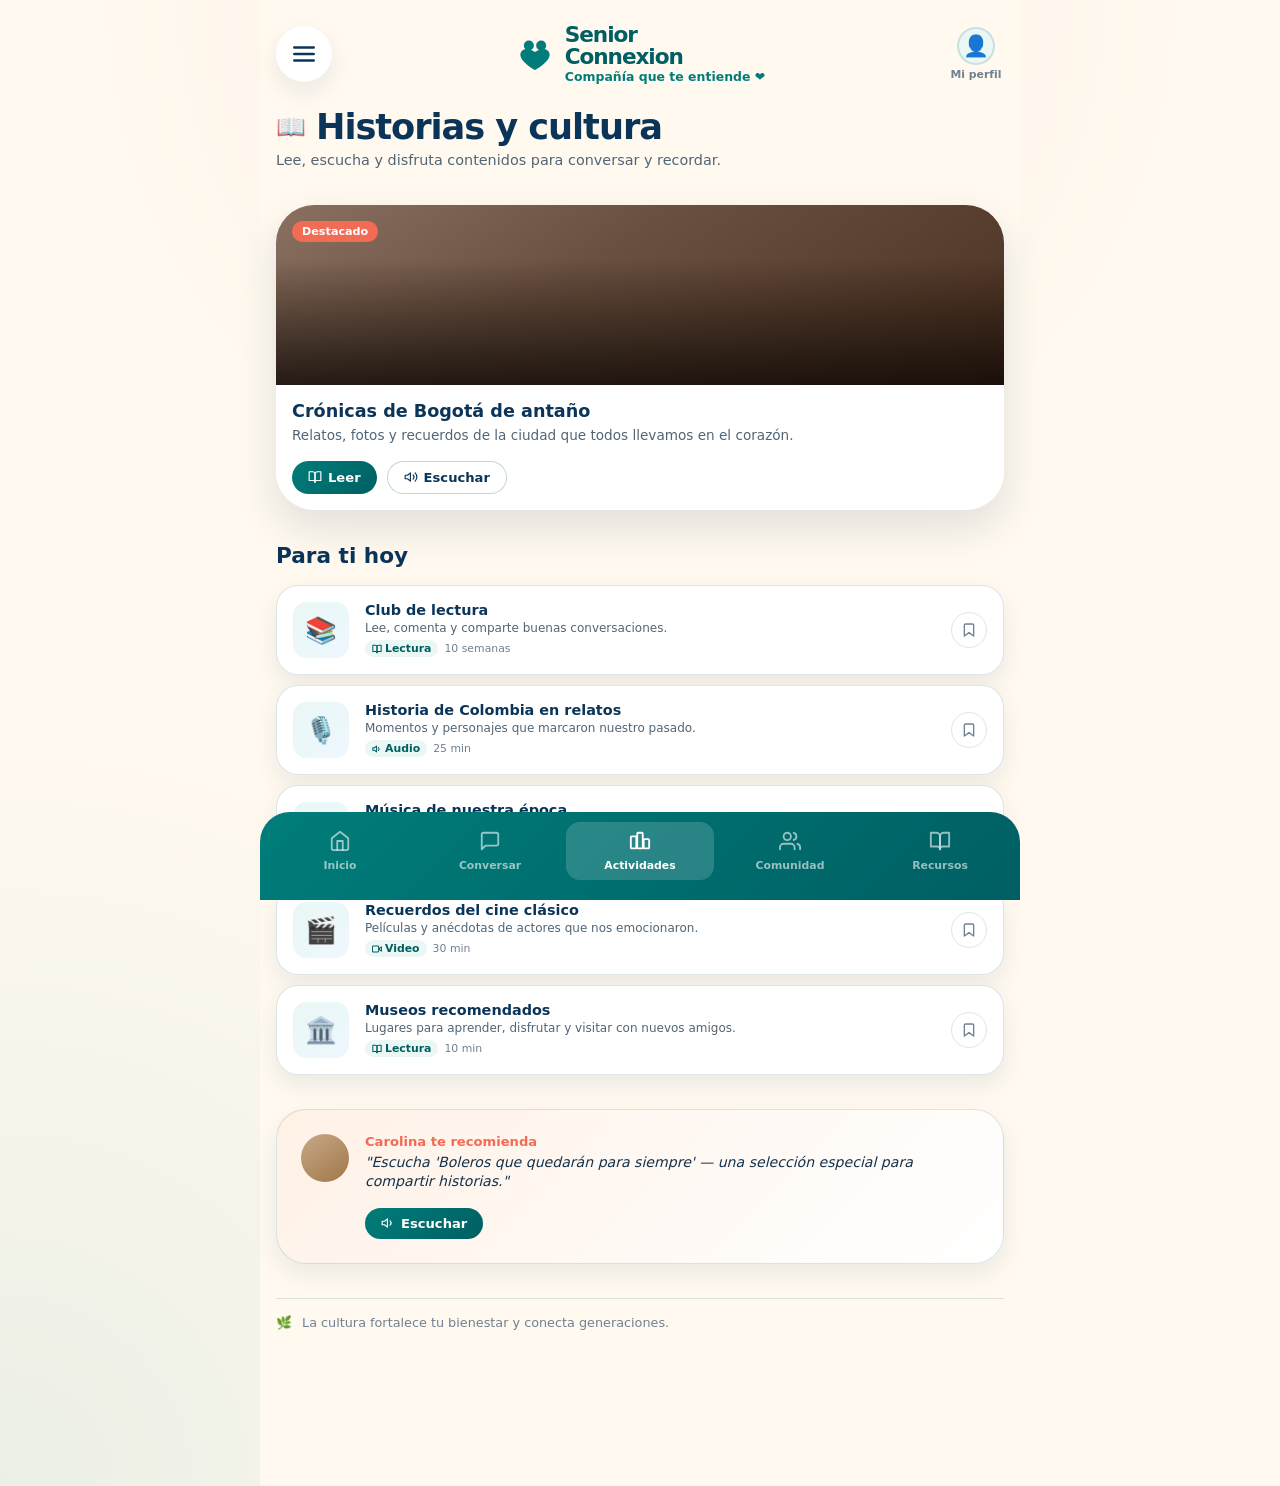
<file: historias.html>
<!doctype html>
<html lang="es">
<head>
  <meta charset="utf-8" />
  <meta name="viewport" content="width=device-width, initial-scale=1" />
  <title>Vigente App — Historias y cultura</title>
  <link rel="stylesheet" href="./src/styles/components.css" />
  <link rel="stylesheet" href="./src/styles/historias.css" />
  <link rel="stylesheet" href="./src/styles/home.css" />
</head>
<body>
  <main class="sc-hist-page" aria-label="Historias y cultura">

    <!-- Header -->
    <header class="sc-hist-header">
      <button class="sc-icon-button" aria-label="Abrir menú">
        <svg width="24" height="24" viewBox="0 0 24 24" fill="none" stroke="currentColor" stroke-width="2.2" stroke-linecap="round" aria-hidden="true">
          <line x1="3" y1="6" x2="21" y2="6"/><line x1="3" y1="12" x2="21" y2="12"/><line x1="3" y1="18" x2="21" y2="18"/>
        </svg>
      </button>
      <a class="sc-logo" href="home.html" aria-label="Senior Connexion">
        <svg class="sc-logo-icon" width="40" height="40" viewBox="0 0 52 52" fill="none" aria-hidden="true">
          <circle cx="18" cy="15" r="6.5" fill="#007d7a"/><circle cx="34" cy="15" r="6.5" fill="#007d7a"/>
          <path d="M7 27C7 20 15.5 16 26 23.5C36.5 16 45 20 45 27C45 36.5 26 47 26 47C26 47 7 36.5 7 27Z" fill="#007d7a"/>
        </svg>
        <div>
          <span class="sc-logo-name">Senior<br>Connexion</span>
          <small class="sc-logo-tagline">Compañía que te entiende ❤</small>
        </div>
      </a>
      <a class="sc-profile-btn" href="#" aria-label="Mi perfil">
        <span class="sc-profile-avatar" aria-hidden="true">👤</span>
        <span class="sc-profile-label">Mi perfil</span>
      </a>
    </header>

    <!-- Título -->
    <div class="sc-hist-title-row">
      <span class="sc-hist-title-icon" aria-hidden="true">📖</span>
      <h1 class="sc-hist-title">Historias y cultura</h1>
    </div>
    <p class="sc-hist-subtitle">Lee, escucha y disfruta contenidos para conversar y recordar.</p>

    <!-- Artículo destacado -->
    <article class="sc-featured-article" aria-labelledby="featured-title">
      <div class="sc-featured-photo" aria-hidden="true">
        <!--
          Reemplazar con:
          <img src="./assets/bogota-antano.jpg" alt="Vista histórica de Bogotá">
        -->
      </div>
      <span class="sc-featured-badge" aria-label="Contenido destacado">Destacado</span>
      <div class="sc-featured-body">
        <h2 id="featured-title">Crónicas de Bogotá de antaño</h2>
        <p>Relatos, fotos y recuerdos de la ciudad que todos llevamos en el corazón.</p>
        <div class="sc-media-buttons">
          <button class="sc-media-btn sc-media-btn--read" type="button">
            <svg width="14" height="14" viewBox="0 0 24 24" fill="none" stroke="currentColor" stroke-width="2" stroke-linecap="round" stroke-linejoin="round" aria-hidden="true">
              <path d="M2 3h6a4 4 0 0 1 4 4v14a3 3 0 0 0-3-3H2z"/><path d="M22 3h-6a4 4 0 0 0-4 4v14a3 3 0 0 1 3-3h7z"/>
            </svg>
            Leer
          </button>
          <button class="sc-media-btn sc-media-btn--listen" type="button">
            <svg width="14" height="14" viewBox="0 0 24 24" fill="none" stroke="currentColor" stroke-width="2" stroke-linecap="round" stroke-linejoin="round" aria-hidden="true">
              <polygon points="11 5 6 9 2 9 2 15 6 15 11 19 11 5"/><path d="M15.54 8.46a5 5 0 0 1 0 7.07"/><path d="M19.07 4.93a10 10 0 0 1 0 14.14"/>
            </svg>
            Escuchar
          </button>
        </div>
      </div>
    </article>

    <!-- Lista de contenidos -->
    <section aria-labelledby="content-list-title">
      <h2 id="content-list-title" class="sc-home-section-title" style="margin-bottom:var(--sc-space-md)">Para ti hoy</h2>
      <div class="sc-content-list">

        <a class="sc-content-item" href="#">
          <span class="sc-content-thumb" aria-hidden="true">📚</span>
          <div class="sc-content-info">
            <p class="sc-content-name">Club de lectura</p>
            <p class="sc-content-desc">Lee, comenta y comparte buenas conversaciones.</p>
            <div class="sc-content-meta">
              <span class="sc-content-type">
                <svg width="10" height="10" viewBox="0 0 24 24" fill="none" stroke="currentColor" stroke-width="2.5" stroke-linecap="round" stroke-linejoin="round" aria-hidden="true"><path d="M2 3h6a4 4 0 0 1 4 4v14a3 3 0 0 0-3-3H2z"/><path d="M22 3h-6a4 4 0 0 0-4 4v14a3 3 0 0 1 3-3h7z"/></svg>
                Lectura
              </span>
              <span class="sc-content-duration">10 semanas</span>
            </div>
          </div>
          <button class="sc-save-btn" type="button" aria-label="Guardar Club de lectura">
            <svg width="16" height="16" viewBox="0 0 24 24" fill="none" stroke="currentColor" stroke-width="2" stroke-linecap="round" stroke-linejoin="round" aria-hidden="true"><path d="M19 21l-7-5-7 5V5a2 2 0 0 1 2-2h10a2 2 0 0 1 2 2z"/></svg>
          </button>
        </a>

        <a class="sc-content-item" href="#">
          <span class="sc-content-thumb" aria-hidden="true">🎙️</span>
          <div class="sc-content-info">
            <p class="sc-content-name">Historia de Colombia en relatos</p>
            <p class="sc-content-desc">Momentos y personajes que marcaron nuestro pasado.</p>
            <div class="sc-content-meta">
              <span class="sc-content-type">
                <svg width="10" height="10" viewBox="0 0 24 24" fill="none" stroke="currentColor" stroke-width="2.5" stroke-linecap="round" stroke-linejoin="round" aria-hidden="true"><polygon points="11 5 6 9 2 9 2 15 6 15 11 19 11 5"/><path d="M15.54 8.46a5 5 0 0 1 0 7.07"/></svg>
                Audio
              </span>
              <span class="sc-content-duration">25 min</span>
            </div>
          </div>
          <button class="sc-save-btn" type="button" aria-label="Guardar Historia de Colombia en relatos">
            <svg width="16" height="16" viewBox="0 0 24 24" fill="none" stroke="currentColor" stroke-width="2" stroke-linecap="round" stroke-linejoin="round" aria-hidden="true"><path d="M19 21l-7-5-7 5V5a2 2 0 0 1 2-2h10a2 2 0 0 1 2 2z"/></svg>
          </button>
        </a>

        <a class="sc-content-item" href="#">
          <span class="sc-content-thumb" aria-hidden="true">🎵</span>
          <div class="sc-content-info">
            <p class="sc-content-name">Música de nuestra época</p>
            <p class="sc-content-desc">Escucha las canciones que marcaron tu juventud.</p>
            <div class="sc-content-meta">
              <span class="sc-content-type">
                <svg width="10" height="10" viewBox="0 0 24 24" fill="none" stroke="currentColor" stroke-width="2.5" stroke-linecap="round" stroke-linejoin="round" aria-hidden="true"><polygon points="11 5 6 9 2 9 2 15 6 15 11 19 11 5"/><path d="M15.54 8.46a5 5 0 0 1 0 7.07"/></svg>
                Audio
              </span>
              <span class="sc-content-duration">40 min</span>
            </div>
          </div>
          <button class="sc-save-btn" type="button" aria-label="Guardar Música de nuestra época">
            <svg width="16" height="16" viewBox="0 0 24 24" fill="none" stroke="currentColor" stroke-width="2" stroke-linecap="round" stroke-linejoin="round" aria-hidden="true"><path d="M19 21l-7-5-7 5V5a2 2 0 0 1 2-2h10a2 2 0 0 1 2 2z"/></svg>
          </button>
        </a>

        <a class="sc-content-item" href="#">
          <span class="sc-content-thumb" aria-hidden="true">🎬</span>
          <div class="sc-content-info">
            <p class="sc-content-name">Recuerdos del cine clásico</p>
            <p class="sc-content-desc">Películas y anécdotas de actores que nos emocionaron.</p>
            <div class="sc-content-meta">
              <span class="sc-content-type">
                <svg width="10" height="10" viewBox="0 0 24 24" fill="none" stroke="currentColor" stroke-width="2.5" stroke-linecap="round" stroke-linejoin="round" aria-hidden="true"><polygon points="23 7 16 12 23 17 23 7"/><rect x="1" y="5" width="15" height="14" rx="2"/></svg>
                Video
              </span>
              <span class="sc-content-duration">30 min</span>
            </div>
          </div>
          <button class="sc-save-btn" type="button" aria-label="Guardar Recuerdos del cine clásico">
            <svg width="16" height="16" viewBox="0 0 24 24" fill="none" stroke="currentColor" stroke-width="2" stroke-linecap="round" stroke-linejoin="round" aria-hidden="true"><path d="M19 21l-7-5-7 5V5a2 2 0 0 1 2-2h10a2 2 0 0 1 2 2z"/></svg>
          </button>
        </a>

        <a class="sc-content-item" href="#">
          <span class="sc-content-thumb" aria-hidden="true">🏛️</span>
          <div class="sc-content-info">
            <p class="sc-content-name">Museos recomendados</p>
            <p class="sc-content-desc">Lugares para aprender, disfrutar y visitar con nuevos amigos.</p>
            <div class="sc-content-meta">
              <span class="sc-content-type">
                <svg width="10" height="10" viewBox="0 0 24 24" fill="none" stroke="currentColor" stroke-width="2.5" stroke-linecap="round" stroke-linejoin="round" aria-hidden="true"><path d="M2 3h6a4 4 0 0 1 4 4v14a3 3 0 0 0-3-3H2z"/><path d="M22 3h-6a4 4 0 0 0-4 4v14a3 3 0 0 1 3-3h7z"/></svg>
                Lectura
              </span>
              <span class="sc-content-duration">10 min</span>
            </div>
          </div>
          <button class="sc-save-btn" type="button" aria-label="Guardar Museos recomendados">
            <svg width="16" height="16" viewBox="0 0 24 24" fill="none" stroke="currentColor" stroke-width="2" stroke-linecap="round" stroke-linejoin="round" aria-hidden="true"><path d="M19 21l-7-5-7 5V5a2 2 0 0 1 2-2h10a2 2 0 0 1 2 2z"/></svg>
          </button>
        </a>

      </div>
    </section>

    <!-- Carolina recomienda -->
    <div class="sc-recommends-card">
      <div class="sc-recommends-avatar" aria-hidden="true">
        <!-- <img src="./assets/carolina-thumb.jpg" alt="Carolina"> -->
      </div>
      <div class="sc-recommends-body">
        <strong>Carolina te recomienda</strong>
        <p>"Escucha 'Boleros que quedarán para siempre' — una selección especial para compartir historias."</p>
        <button class="sc-media-btn sc-media-btn--read" type="button">
          <svg width="14" height="14" viewBox="0 0 24 24" fill="none" stroke="currentColor" stroke-width="2" stroke-linecap="round" stroke-linejoin="round" aria-hidden="true">
            <polygon points="11 5 6 9 2 9 2 15 6 15 11 19 11 5"/><path d="M15.54 8.46a5 5 0 0 1 0 7.07"/>
          </svg>
          Escuchar
        </button>
      </div>
    </div>

    <!-- Pie -->
    <footer class="sc-hist-footer">
      <span aria-hidden="true">🌿</span>
      La cultura fortalece tu bienestar y conecta generaciones.
    </footer>

    <!-- Navegación inferior -->
    <nav class="sc-bottom-nav" aria-label="Navegación principal">
      <a class="sc-nav-item" href="home.html"><span class="sc-nav-icon" aria-hidden="true"><svg width="22" height="22" viewBox="0 0 24 24" fill="none" stroke="currentColor" stroke-width="2" stroke-linecap="round" stroke-linejoin="round"><path d="M3 9l9-7 9 7v11a2 2 0 0 1-2 2H5a2 2 0 0 1-2-2z"/><polyline points="9 22 9 12 15 12 15 22"/></svg></span><span>Inicio</span></a>
      <a class="sc-nav-item" href="conversacion.html"><span class="sc-nav-icon" aria-hidden="true"><svg width="22" height="22" viewBox="0 0 24 24" fill="none" stroke="currentColor" stroke-width="2" stroke-linecap="round" stroke-linejoin="round"><path d="M21 15a2 2 0 0 1-2 2H7l-4 4V5a2 2 0 0 1 2-2h14a2 2 0 0 1 2 2z"/></svg></span><span>Conversar</span></a>
      <a class="sc-nav-item active" href="actividades.html" aria-current="page"><span class="sc-nav-icon" aria-hidden="true"><svg width="22" height="22" viewBox="0 0 24 24" fill="none" stroke="currentColor" stroke-width="2" stroke-linecap="round" stroke-linejoin="round"><rect x="2" y="7" width="6" height="13" rx="1"/><rect x="9" y="3" width="6" height="17" rx="1"/><rect x="16" y="10" width="6" height="10" rx="1"/></svg></span><span>Actividades</span></a>
      <a class="sc-nav-item" href="#"><span class="sc-nav-icon" aria-hidden="true"><svg width="22" height="22" viewBox="0 0 24 24" fill="none" stroke="currentColor" stroke-width="2" stroke-linecap="round" stroke-linejoin="round"><path d="M17 21v-2a4 4 0 0 0-4-4H5a4 4 0 0 0-4 4v2"/><circle cx="9" cy="7" r="4"/><path d="M23 21v-2a4 4 0 0 0-3-3.87"/><path d="M16 3.13a4 4 0 0 1 0 7.75"/></svg></span><span>Comunidad</span></a>
      <a class="sc-nav-item" href="ayuda.html"><span class="sc-nav-icon" aria-hidden="true"><svg width="22" height="22" viewBox="0 0 24 24" fill="none" stroke="currentColor" stroke-width="2" stroke-linecap="round" stroke-linejoin="round"><path d="M2 3h6a4 4 0 0 1 4 4v14a3 3 0 0 0-3-3H2z"/><path d="M22 3h-6a4 4 0 0 0-4 4v14a3 3 0 0 1 3-3h7z"/></svg></span><span>Recursos</span></a>
    </nav>

  </main>
</body>
</html>
</file>
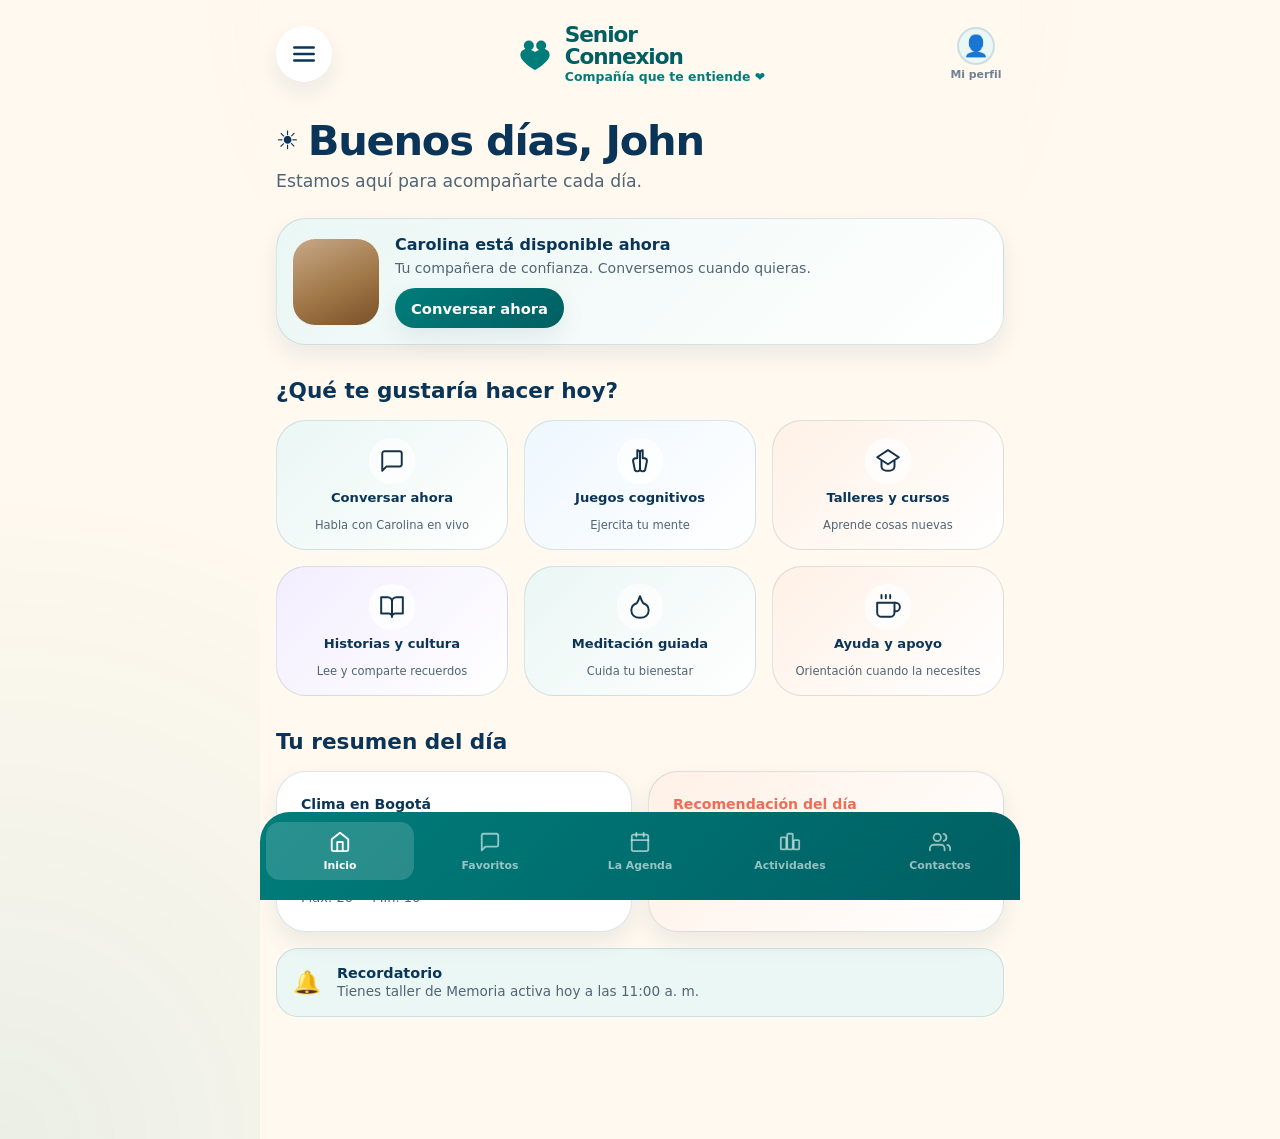
<file: home.html>
<!doctype html>
<html lang="es">
<head>
  <meta charset="utf-8" />
  <meta name="viewport" content="width=device-width, initial-scale=1" />
  <title>Vigente App — Inicio</title>
  <link rel="stylesheet" href="./src/styles/components.css" />
  <link rel="stylesheet" href="./src/styles/home.css" />
</head>
<body>
  <main class="sc-home-page" aria-label="Pantalla de inicio">

    <!-- Header -->
    <header class="sc-home-header">
      <button class="sc-icon-button" aria-label="Abrir menú">
        <svg width="24" height="24" viewBox="0 0 24 24" fill="none"
             stroke="currentColor" stroke-width="2.2"
             stroke-linecap="round" aria-hidden="true">
          <line x1="3" y1="6"  x2="21" y2="6"/>
          <line x1="3" y1="12" x2="21" y2="12"/>
          <line x1="3" y1="18" x2="21" y2="18"/>
        </svg>
      </button>

      <a class="sc-logo" href="#" aria-label="Senior Connexion, compañía que te entiende">
        <svg class="sc-logo-icon" width="40" height="40" viewBox="0 0 52 52" fill="none" aria-hidden="true">
          <circle cx="18" cy="15" r="6.5" fill="#007d7a"/>
          <circle cx="34" cy="15" r="6.5" fill="#007d7a"/>
          <path d="M7 27C7 20 15.5 16 26 23.5C36.5 16 45 20 45 27C45 36.5 26 47 26 47C26 47 7 36.5 7 27Z" fill="#007d7a"/>
        </svg>
        <div>
          <span class="sc-logo-name">Senior<br>Connexion</span>
          <small class="sc-logo-tagline">Compañía que te entiende ❤</small>
        </div>
      </a>

      <a class="sc-profile-btn" href="#" aria-label="Mi perfil">
        <span class="sc-profile-avatar" aria-hidden="true">👤</span>
        <span class="sc-profile-label">Mi perfil</span>
      </a>
    </header>

    <!-- Saludo + tarjeta de agente -->
    <section class="sc-home-greeting" aria-labelledby="greeting-title">
      <h1 id="greeting-title" class="sc-greeting-title">
        <span class="sc-greeting-icon" aria-hidden="true">☀️</span>
        Buenos días, John
      </h1>
      <p class="sc-subtitle">Estamos aquí para acompañarte cada día.</p>

      <!-- Tarjeta: Carolina disponible -->
      <article class="sc-card sc-card-mint sc-hero-agent" aria-label="Carolina está disponible ahora">
        <div class="sc-hero-photo-sm" aria-hidden="true">
          <!--
            Reemplazar con:
            <img src="./assets/carolina-thumb.jpg" alt="Carolina">
          -->
        </div>
        <div>
          <h2>Carolina está disponible ahora</h2>
          <p>Tu compañera de confianza. Conversemos cuando quieras.</p>
          <button class="sc-button sc-button-primary sc-button-sm" type="button">
            Conversar ahora
          </button>
        </div>
      </article>
    </section>

    <!-- ¿Qué te gustaría hacer hoy? -->
    <section class="sc-home-section" aria-labelledby="actions-title">
      <h2 id="actions-title" class="sc-home-section-title">¿Qué te gustaría hacer hoy?</h2>

      <div class="sc-feature-grid sc-feature-grid--3col">

        <a class="sc-feature-card sc-card-mint" href="conversacion.html">
          <span class="sc-feature-icon" aria-hidden="true">
            <svg width="26" height="26" viewBox="0 0 24 24" fill="none"
                 stroke="currentColor" stroke-width="1.8"
                 stroke-linecap="round" stroke-linejoin="round">
              <path d="M21 15a2 2 0 0 1-2 2H7l-4 4V5a2 2 0 0 1 2-2h14a2 2 0 0 1 2 2z"/>
            </svg>
          </span>
          <strong>Conversar ahora</strong>
          <small>Habla con Carolina en vivo</small>
        </a>

        <a class="sc-feature-card sc-card-blue" href="#">
          <span class="sc-feature-icon" aria-hidden="true">
            <svg width="26" height="26" viewBox="0 0 24 24" fill="none"
                 stroke="currentColor" stroke-width="1.8"
                 stroke-linecap="round" stroke-linejoin="round">
              <path d="M9.5 2A2.5 2.5 0 0 1 12 4.5v15a2.5 2.5 0 0 1-4.96-.44l-1.46-7.09A2.5 2.5 0 0 1 8 9.5h1.5V2z"/>
              <path d="M14.5 2A2.5 2.5 0 0 0 12 4.5v15a2.5 2.5 0 0 0 4.96-.44l1.46-7.09A2.5 2.5 0 0 0 16 9.5H14.5V2z"/>
            </svg>
          </span>
          <strong>Juegos cognitivos</strong>
          <small>Ejercita tu mente</small>
        </a>

        <a class="sc-feature-card sc-card-peach" href="#">
          <span class="sc-feature-icon" aria-hidden="true">
            <svg width="26" height="26" viewBox="0 0 24 24" fill="none"
                 stroke="currentColor" stroke-width="1.8"
                 stroke-linecap="round" stroke-linejoin="round">
              <polygon points="12 2 22 8.5 12 15 2 8.5"/>
              <path d="M6 12v5c0 2.5 2.7 4 6 4s6-1.5 6-4v-5"/>
            </svg>
          </span>
          <strong>Talleres y cursos</strong>
          <small>Aprende cosas nuevas</small>
        </a>

        <a class="sc-feature-card sc-card-lavender" href="#">
          <span class="sc-feature-icon" aria-hidden="true">
            <svg width="26" height="26" viewBox="0 0 24 24" fill="none"
                 stroke="currentColor" stroke-width="1.8"
                 stroke-linecap="round" stroke-linejoin="round">
              <path d="M2 3h6a4 4 0 0 1 4 4v14a3 3 0 0 0-3-3H2z"/>
              <path d="M22 3h-6a4 4 0 0 0-4 4v14a3 3 0 0 1 3-3h7z"/>
            </svg>
          </span>
          <strong>Historias y cultura</strong>
          <small>Lee y comparte recuerdos</small>
        </a>

        <a class="sc-feature-card sc-card-mint" href="#">
          <span class="sc-feature-icon" aria-hidden="true">
            <svg width="26" height="26" viewBox="0 0 24 24" fill="none"
                 stroke="currentColor" stroke-width="1.8"
                 stroke-linecap="round" stroke-linejoin="round">
              <path d="M12 22c5 0 8-3 8-7 0-3-2-5.5-5-6.5C14 7 13 5 12 2c-1 3-2 5-3 6.5C6 9.5 4 12 4 15c0 4 3 7 8 7z"/>
            </svg>
          </span>
          <strong>Meditación guiada</strong>
          <small>Cuida tu bienestar</small>
        </a>

        <a class="sc-feature-card sc-card-peach" href="#">
          <span class="sc-feature-icon" aria-hidden="true">
            <svg width="26" height="26" viewBox="0 0 24 24" fill="none"
                 stroke="currentColor" stroke-width="1.8"
                 stroke-linecap="round" stroke-linejoin="round">
              <path d="M18 8h1a4 4 0 0 1 0 8h-1"/>
              <path d="M2 8h16v9a4 4 0 0 1-4 4H6a4 4 0 0 1-4-4V8z"/>
              <line x1="6" y1="1" x2="6" y2="4"/>
              <line x1="10" y1="1" x2="10" y2="4"/>
              <line x1="14" y1="1" x2="14" y2="4"/>
            </svg>
          </span>
          <strong>Ayuda y apoyo</strong>
          <small>Orientación cuando la necesites</small>
        </a>

      </div>
    </section>

    <!-- Tu resumen del día -->
    <section class="sc-home-section" aria-labelledby="summary-title">
      <h2 id="summary-title" class="sc-home-section-title">Tu resumen del día</h2>

      <div class="sc-day-summary">

        <article class="sc-card sc-weather-card" aria-label="Clima en Bogotá">
          <strong>Clima en Bogotá</strong>
          <div class="sc-weather-temp">
            <span aria-hidden="true">🌤️</span>18°
          </div>
          <p class="sc-muted" style="margin:0;font-size:.82rem;line-height:1.4">
            Parcialmente nublado<br>Máx. 20° · Mín. 10°
          </p>
        </article>

        <article class="sc-card sc-card-peach sc-recommendation-card">
          <strong>Recomendación del día</strong>
          <p>Sal a caminar unos minutos y disfruta del aire fresco. Tu cuerpo y tu mente te lo agradecerán 🌿</p>
        </article>

      </div>

      <!-- Recordatorio -->
      <div class="sc-reminder" role="note" aria-label="Recordatorio">
        <span class="sc-reminder-icon" aria-hidden="true">🔔</span>
        <div class="sc-reminder-text">
          <strong>Recordatorio</strong>
          <span>Tienes taller de Memoria activa hoy a las 11:00 a. m.</span>
        </div>
      </div>
    </section>

    <!-- Navegación inferior -->
    <nav class="sc-bottom-nav" aria-label="Navegación principal">
      <a class="sc-nav-item active" href="home.html" aria-current="page">
        <span class="sc-nav-icon" aria-hidden="true">
          <svg width="22" height="22" viewBox="0 0 24 24" fill="none"
               stroke="currentColor" stroke-width="2"
               stroke-linecap="round" stroke-linejoin="round">
            <path d="M3 9l9-7 9 7v11a2 2 0 0 1-2 2H5a2 2 0 0 1-2-2z"/>
            <polyline points="9 22 9 12 15 12 15 22"/>
          </svg>
        </span>
        <span>Inicio</span>
      </a>

      <a class="sc-nav-item" href="conversacion.html">
        <span class="sc-nav-icon" aria-hidden="true">
          <svg width="22" height="22" viewBox="0 0 24 24" fill="none"
               stroke="currentColor" stroke-width="2"
               stroke-linecap="round" stroke-linejoin="round">
            <path d="M21 15a2 2 0 0 1-2 2H7l-4 4V5a2 2 0 0 1 2-2h14a2 2 0 0 1 2 2z"/>
          </svg>
        </span>
        <span>Favoritos</span>
      </a>

      <a class="sc-nav-item" href="#">
        <span class="sc-nav-icon" aria-hidden="true">
          <svg width="22" height="22" viewBox="0 0 24 24" fill="none"
               stroke="currentColor" stroke-width="2"
               stroke-linecap="round" stroke-linejoin="round">
            <rect x="3" y="4" width="18" height="18" rx="2"/>
            <line x1="16" y1="2" x2="16" y2="6"/>
            <line x1="8" y1="2" x2="8" y2="6"/>
            <line x1="3" y1="10" x2="21" y2="10"/>
          </svg>
        </span>
        <span>La Agenda</span>
      </a>

      <a class="sc-nav-item" href="#">
        <span class="sc-nav-icon" aria-hidden="true">
          <svg width="22" height="22" viewBox="0 0 24 24" fill="none"
               stroke="currentColor" stroke-width="2"
               stroke-linecap="round" stroke-linejoin="round">
            <rect x="2" y="7" width="6" height="13" rx="1"/>
            <rect x="9" y="3" width="6" height="17" rx="1"/>
            <rect x="16" y="10" width="6" height="10" rx="1"/>
          </svg>
        </span>
        <span>Actividades</span>
      </a>

      <a class="sc-nav-item" href="#">
        <span class="sc-nav-icon" aria-hidden="true">
          <svg width="22" height="22" viewBox="0 0 24 24" fill="none"
               stroke="currentColor" stroke-width="2"
               stroke-linecap="round" stroke-linejoin="round">
            <path d="M17 21v-2a4 4 0 0 0-4-4H5a4 4 0 0 0-4 4v2"/>
            <circle cx="9" cy="7" r="4"/>
            <path d="M23 21v-2a4 4 0 0 0-3-3.87"/>
            <path d="M16 3.13a4 4 0 0 1 0 7.75"/>
          </svg>
        </span>
        <span>Contactos</span>
      </a>
    </nav>

  </main>
</body>
</html>
</file>
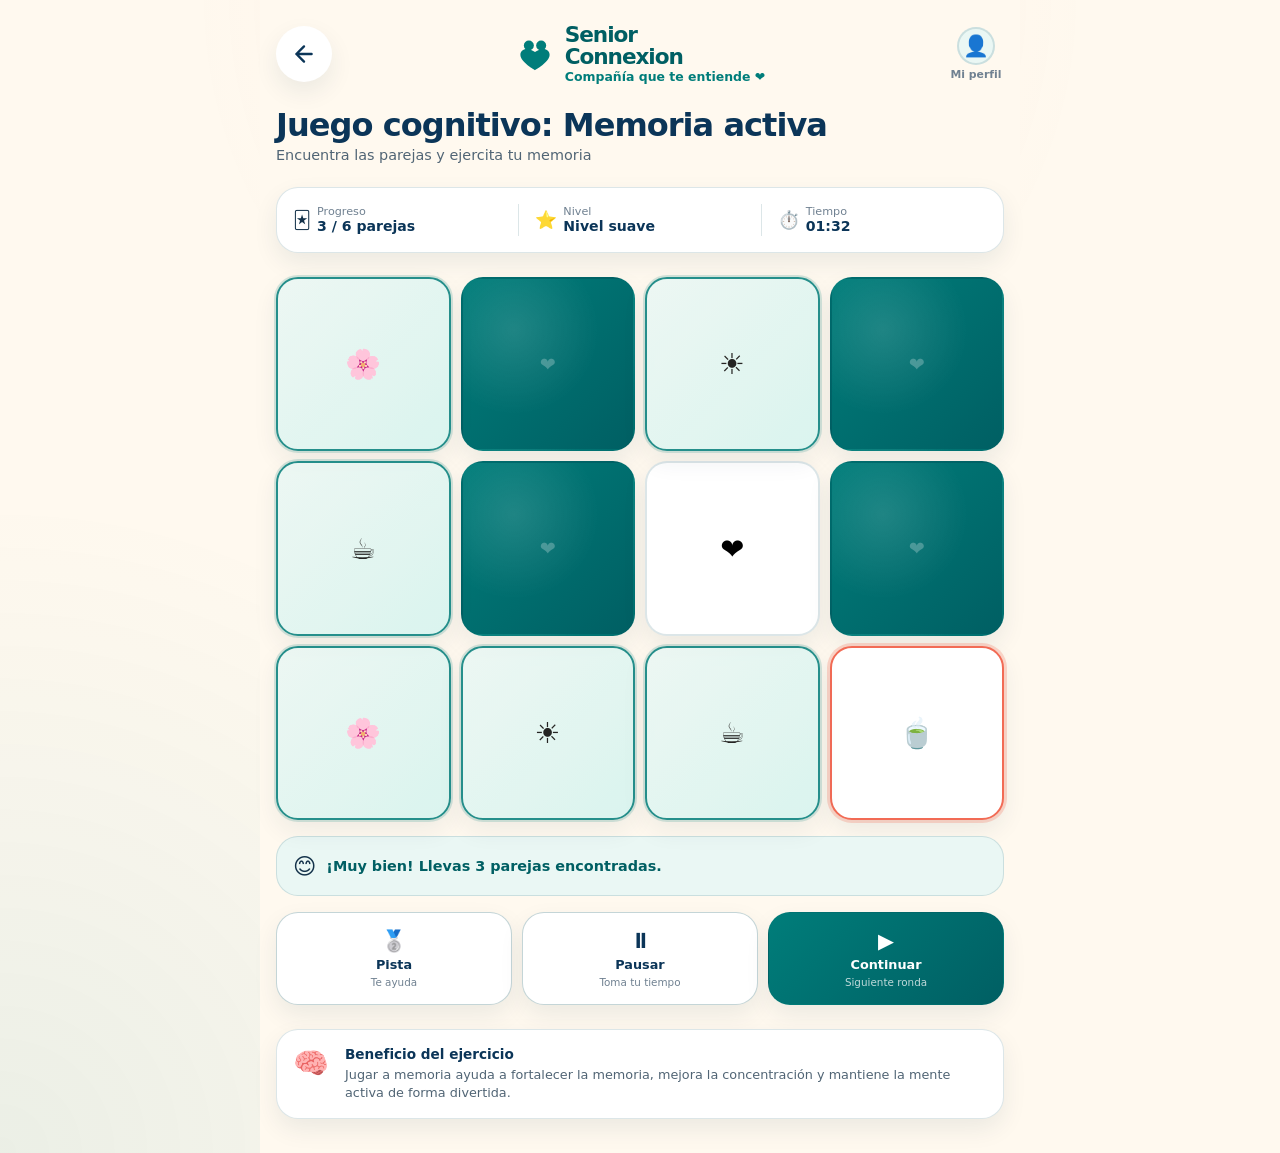
<file: juego-memoria.html>
<!doctype html>
<html lang="es">
<head>
  <meta charset="utf-8" />
  <meta name="viewport" content="width=device-width, initial-scale=1" />
  <title>Vigente App — Memoria activa</title>
  <link rel="stylesheet" href="./src/styles/components.css" />
  <link rel="stylesheet" href="./src/styles/juego-memoria.css" />
</head>
<body>
  <main class="sc-game-page" aria-label="Juego cognitivo: Memoria activa">

    <!-- Header con botón volver -->
    <header class="sc-game-header">
      <a class="sc-icon-button" href="actividades.html" aria-label="Volver a Actividades">
        <svg width="24" height="24" viewBox="0 0 24 24" fill="none" stroke="currentColor" stroke-width="2.2" stroke-linecap="round" stroke-linejoin="round" aria-hidden="true">
          <path d="M19 12H5M12 5l-7 7 7 7"/>
        </svg>
      </a>
      <a class="sc-logo" href="home.html" aria-label="Senior Connexion">
        <svg class="sc-logo-icon" width="40" height="40" viewBox="0 0 52 52" fill="none" aria-hidden="true">
          <circle cx="18" cy="15" r="6.5" fill="#007d7a"/><circle cx="34" cy="15" r="6.5" fill="#007d7a"/>
          <path d="M7 27C7 20 15.5 16 26 23.5C36.5 16 45 20 45 27C45 36.5 26 47 26 47C26 47 7 36.5 7 27Z" fill="#007d7a"/>
        </svg>
        <div>
          <span class="sc-logo-name">Senior<br>Connexion</span>
          <small class="sc-logo-tagline">Compañía que te entiende ❤</small>
        </div>
      </a>
      <a class="sc-profile-btn" href="#" aria-label="Mi perfil">
        <span class="sc-profile-avatar" aria-hidden="true">👤</span>
        <span class="sc-profile-label">Mi perfil</span>
      </a>
    </header>

    <!-- Título -->
    <h1 class="sc-game-title">Juego cognitivo: Memoria activa</h1>
    <p class="sc-game-subtitle">Encuentra las parejas y ejercita tu memoria</p>

    <!-- Estadísticas -->
    <div class="sc-game-stats" role="status" aria-label="Estado del juego">
      <div class="sc-stat">
        <span class="sc-stat-icon" aria-hidden="true">🃏</span>
        <div>
          <span class="sc-stat-label">Progreso</span>
          <span class="sc-stat-value">3 / 6 parejas</span>
        </div>
      </div>
      <div class="sc-stat-divider" aria-hidden="true"></div>
      <div class="sc-stat">
        <span class="sc-stat-icon" aria-hidden="true">⭐</span>
        <div>
          <span class="sc-stat-label">Nivel</span>
          <span class="sc-stat-value">Nivel suave</span>
        </div>
      </div>
      <div class="sc-stat-divider" aria-hidden="true"></div>
      <div class="sc-stat">
        <span class="sc-stat-icon" aria-hidden="true">⏱️</span>
        <div>
          <span class="sc-stat-label">Tiempo</span>
          <span class="sc-stat-value" aria-label="1 minuto 32 segundos">01:32</span>
        </div>
      </div>
    </div>

    <!-- Tablero del juego 4×3 -->
    <div class="sc-game-grid" role="grid" aria-label="Tablero de memoria">

      <!-- Fila 1 -->
      <button class="sc-game-card sc-game-card--matched" aria-label="Flor, par encontrado" aria-pressed="true">🌸</button>
      <button class="sc-game-card sc-game-card--hidden"  aria-label="Carta oculta"></button>
      <button class="sc-game-card sc-game-card--matched" aria-label="Sol, par encontrado"  aria-pressed="true">☀️</button>
      <button class="sc-game-card sc-game-card--hidden"  aria-label="Carta oculta"></button>

      <!-- Fila 2 -->
      <button class="sc-game-card sc-game-card--matched"  aria-label="Café, par encontrado" aria-pressed="true">☕</button>
      <button class="sc-game-card sc-game-card--hidden"   aria-label="Carta oculta"></button>
      <button class="sc-game-card"                        aria-label="Corazón, volteada">❤️</button>
      <button class="sc-game-card sc-game-card--hidden"   aria-label="Carta oculta"></button>

      <!-- Fila 3 -->
      <button class="sc-game-card sc-game-card--matched"  aria-label="Flor, par encontrado" aria-pressed="true">🌸</button>
      <button class="sc-game-card sc-game-card--matched"  aria-label="Sol, par encontrado"  aria-pressed="true">☀️</button>
      <button class="sc-game-card sc-game-card--matched"  aria-label="Café, par encontrado" aria-pressed="true">☕</button>
      <button class="sc-game-card sc-game-card--selected" aria-label="Taza de té, seleccionada">🍵</button>

    </div>

    <!-- Mensaje de logro -->
    <div class="sc-game-toast" role="status" aria-live="polite">
      <span class="sc-game-toast-icon" aria-hidden="true">😊</span>
      <p>¡Muy bien! Llevas <strong>3 parejas</strong> encontradas.</p>
    </div>

    <!-- Acciones del juego -->
    <div class="sc-game-actions" role="group" aria-label="Acciones del juego">
      <button class="sc-game-action" type="button" aria-label="Usar una pista">
        <span class="sc-game-action-icon" aria-hidden="true">🥈</span>
        <span>Pista</span>
        <span class="sc-game-action-hint">Te ayuda</span>
      </button>
      <button class="sc-game-action" type="button" aria-label="Pausar el juego">
        <span class="sc-game-action-icon" aria-hidden="true">⏸</span>
        <span>Pausar</span>
        <span class="sc-game-action-hint">Toma tu tiempo</span>
      </button>
      <button class="sc-game-action sc-game-action--primary" type="button" aria-label="Continuar a la siguiente ronda">
        <span class="sc-game-action-icon" aria-hidden="true">▶️</span>
        <span>Continuar</span>
        <span class="sc-game-action-hint">Siguiente ronda</span>
      </button>
    </div>

    <!-- Beneficio del ejercicio -->
    <div class="sc-game-benefit">
      <span class="sc-game-benefit-icon" aria-hidden="true">🧠</span>
      <div>
        <strong>Beneficio del ejercicio</strong>
        <p>Jugar a memoria ayuda a fortalecer la memoria, mejora la concentración y mantiene la mente activa de forma divertida.</p>
      </div>
    </div>

  </main>
</body>
</html>
</file>
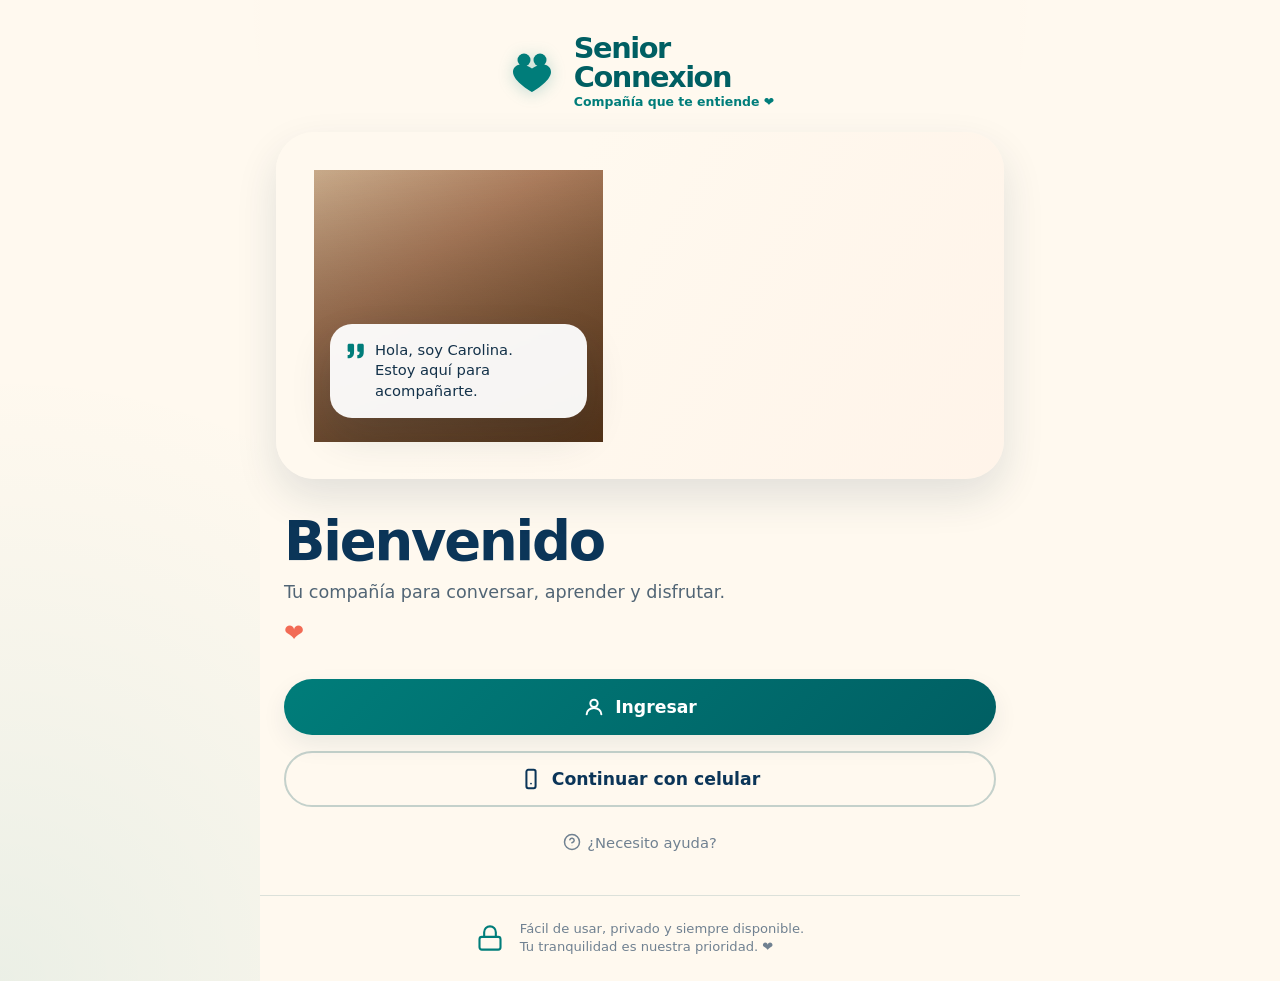
<file: login.html>
<!doctype html>
<html lang="es">
<head>
  <meta charset="utf-8" />
  <meta name="viewport" content="width=device-width, initial-scale=1" />
  <title>Vigente App — Bienvenido</title>
  <link rel="stylesheet" href="./src/styles/components.css" />
  <link rel="stylesheet" href="./src/styles/login.css" />
</head>
<body>
  <main class="sc-login-page" aria-label="Pantalla de bienvenida e inicio de sesión">

    <!-- Logo -->
    <header class="sc-login-header">
      <a class="sc-logo" href="#" aria-label="Senior Connexion, compañía que te entiende">
        <!-- Ícono: dos personas que forman un corazón -->
        <svg class="sc-logo-icon" width="52" height="52" viewBox="0 0 52 52" fill="none" aria-hidden="true">
          <circle cx="18" cy="15" r="6.5" fill="#007d7a"/>
          <circle cx="34" cy="15" r="6.5" fill="#007d7a"/>
          <path d="M7 27C7 20 15.5 16 26 23.5C36.5 16 45 20 45 27C45 36.5 26 47 26 47C26 47 7 36.5 7 27Z" fill="#007d7a"/>
        </svg>
        <div>
          <span class="sc-logo-name">Senior<br>Connexion</span>
          <small class="sc-logo-tagline">Compañía que te entiende ❤</small>
        </div>
      </a>
    </header>

    <!-- Hero: foto de la agente + burbuja de voz -->
    <div class="sc-login-hero">
      <div class="sc-hero-photo">
        <!--
          Reemplazar este div por:
          <img src="./assets/carolina-hero.jpg" alt="Carolina, tu compañera de confianza">
          cuando se disponga de la foto real.
        -->
        <div class="sc-speech-bubble" role="note">
          <!-- Ícono de comillas -->
          <svg width="22" height="22" viewBox="0 0 24 24" fill="#007d7a" aria-hidden="true">
            <path d="M3 21c3 0 7-1 7-8V5c0-1.25-.756-2.017-2-2H4c-1.25 0-2 .75-2 1.972V11c0 1.25.75 2 2 2 1 0 1 0 1 1v1c0 1-1 2-2 2s-1 .008-1 1.031V20c0 1 0 1 1 1z"/>
            <path d="M15 21c3 0 7-1 7-8V5c0-1.25-.757-2.017-2-2h-4c-1.25 0-2 .75-2 1.972V11c0 1.25.75 2 2 2h.75c0 2.25.25 4-2.75 4v3c0 1 0 1 1 1z"/>
          </svg>
          <p>Hola, soy Carolina.<br>Estoy aquí para acompañarte.</p>
        </div>
      </div>
    </div>

    <!-- Bienvenida + acciones -->
    <section class="sc-login-body">
      <h1 class="sc-login-title">Bienvenido</h1>
      <p class="sc-login-subtitle">Tu compañía para conversar, aprender y disfrutar.</p>
      <span class="sc-login-heart" aria-hidden="true">❤</span>

      <div class="sc-login-actions">

        <!-- Botón principal: Ingresar -->
        <button class="sc-button sc-button-primary sc-button-block" type="button">
          <svg width="22" height="22" viewBox="0 0 24 24" fill="none"
               stroke="currentColor" stroke-width="2.2"
               stroke-linecap="round" stroke-linejoin="round" aria-hidden="true">
            <circle cx="12" cy="8" r="4"/>
            <path d="M4 20c0-4 3.6-7 8-7s8 3 8 7"/>
          </svg>
          Ingresar
        </button>

        <!-- Botón secundario: continuar con celular -->
        <button class="sc-button sc-button-outline sc-button-block" type="button">
          <svg width="22" height="22" viewBox="0 0 24 24" fill="none"
               stroke="currentColor" stroke-width="2.2"
               stroke-linecap="round" stroke-linejoin="round" aria-hidden="true">
            <rect x="7" y="2" width="10" height="20" rx="2"/>
            <circle cx="12" cy="17" r="1" fill="currentColor" stroke="none"/>
          </svg>
          Continuar con celular
        </button>

        <!-- Enlace de ayuda -->
        <a class="sc-help-link" href="#" role="button">
          <svg width="18" height="18" viewBox="0 0 24 24" fill="none"
               stroke="currentColor" stroke-width="2"
               stroke-linecap="round" stroke-linejoin="round" aria-hidden="true">
            <circle cx="12" cy="12" r="10"/>
            <path d="M9.1 9a3 3 0 0 1 5.82 1c0 2-3 3-3 3"/>
            <circle cx="12" cy="17" r=".5" fill="currentColor" stroke="none"/>
          </svg>
          ¿Necesito ayuda?
        </a>

      </div>
    </section>

    <!-- Pie: señal de privacidad y confianza -->
    <footer class="sc-login-footer">
      <svg width="28" height="28" viewBox="0 0 24 24" fill="none"
           stroke="#007d7a" stroke-width="1.8"
           stroke-linecap="round" stroke-linejoin="round" aria-hidden="true">
        <rect x="3" y="11" width="18" height="11" rx="2"/>
        <path d="M7 11V7a5 5 0 0 1 10 0v4"/>
      </svg>
      <p>Fácil de usar, privado y siempre disponible.<br>Tu tranquilidad es nuestra prioridad. ❤</p>
    </footer>

  </main>
</body>
</html>
</file>
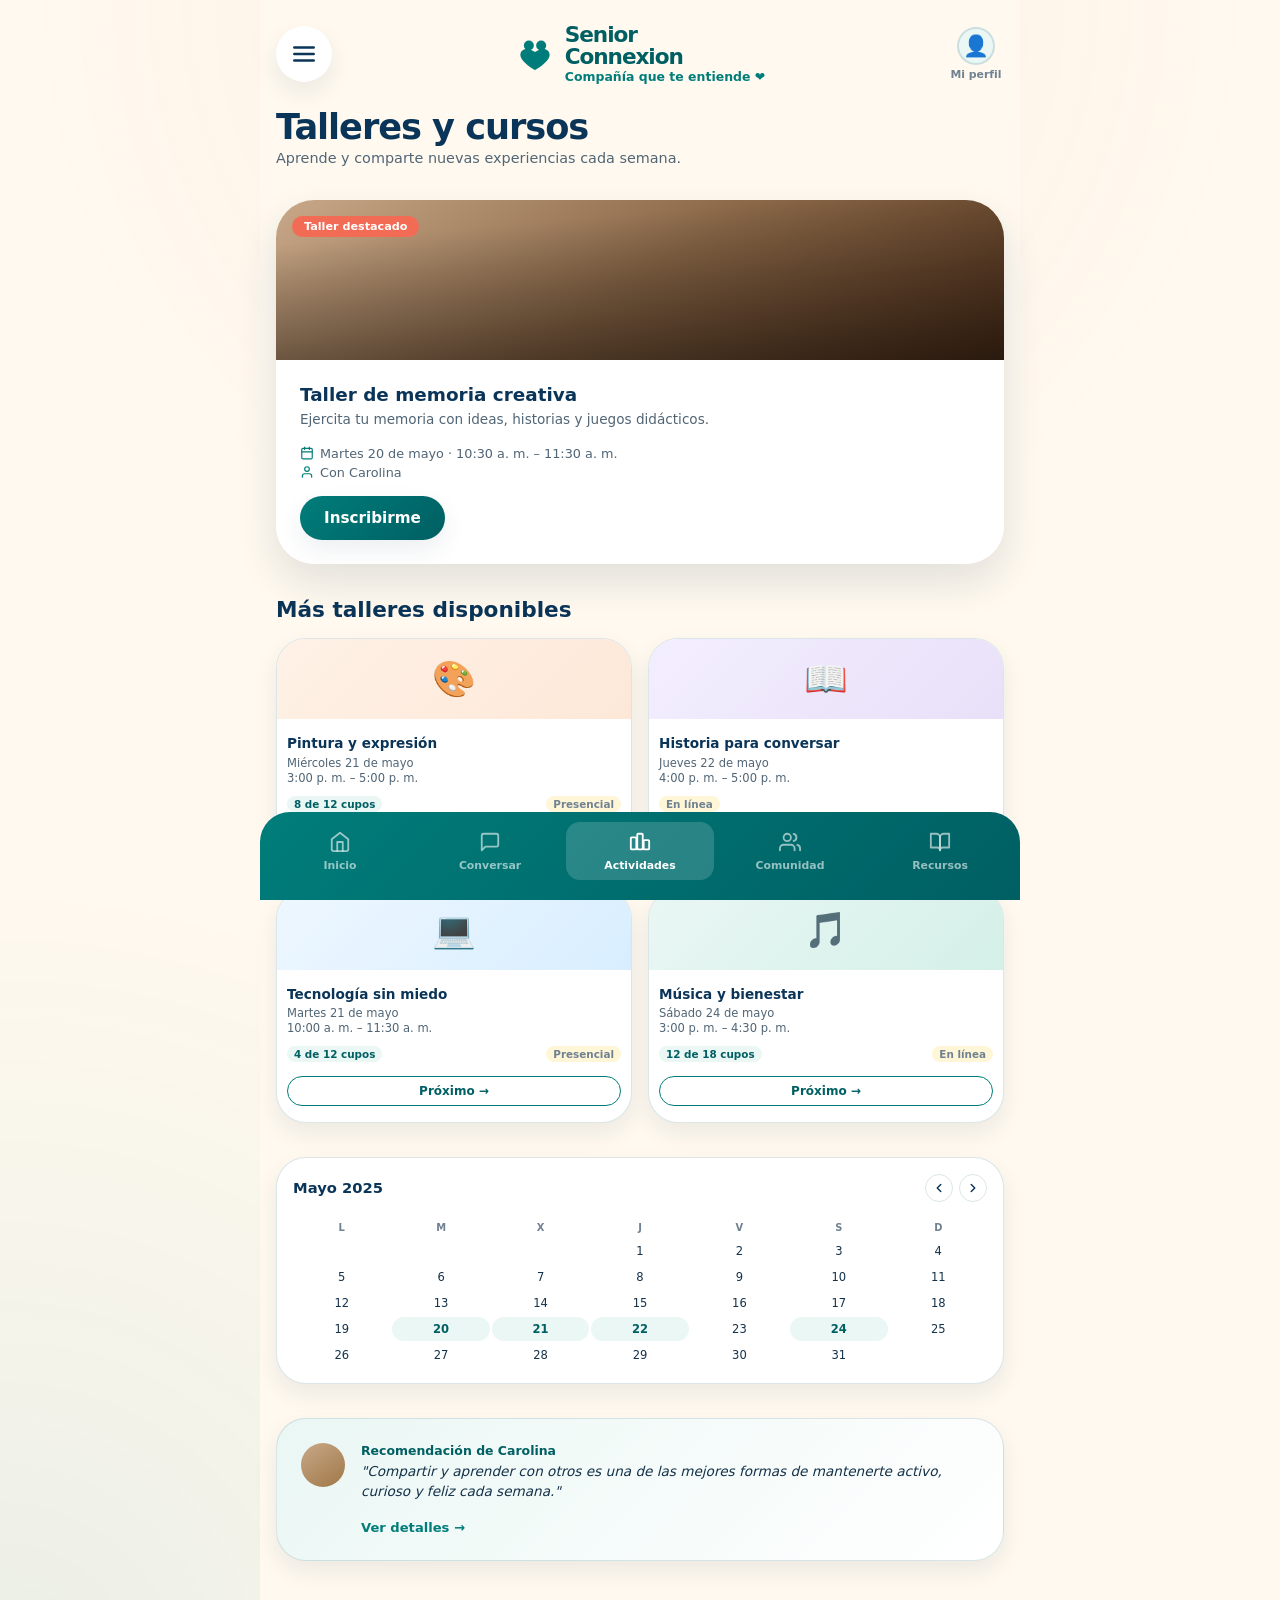
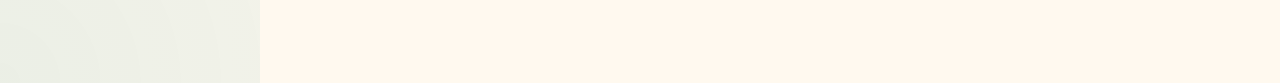
<file: talleres.html>
<!doctype html>
<html lang="es">
<head>
  <meta charset="utf-8" />
  <meta name="viewport" content="width=device-width, initial-scale=1" />
  <title>Vigente App — Talleres y cursos</title>
  <link rel="stylesheet" href="./src/styles/components.css" />
  <link rel="stylesheet" href="./src/styles/talleres.css" />
  <link rel="stylesheet" href="./src/styles/home.css" />
</head>
<body>
  <main class="sc-tall-page" aria-label="Talleres y cursos">

    <!-- Header -->
    <header class="sc-tall-header">
      <button class="sc-icon-button" aria-label="Abrir menú">
        <svg width="24" height="24" viewBox="0 0 24 24" fill="none" stroke="currentColor" stroke-width="2.2" stroke-linecap="round" aria-hidden="true">
          <line x1="3" y1="6" x2="21" y2="6"/><line x1="3" y1="12" x2="21" y2="12"/><line x1="3" y1="18" x2="21" y2="18"/>
        </svg>
      </button>
      <a class="sc-logo" href="home.html" aria-label="Senior Connexion">
        <svg class="sc-logo-icon" width="40" height="40" viewBox="0 0 52 52" fill="none" aria-hidden="true">
          <circle cx="18" cy="15" r="6.5" fill="#007d7a"/><circle cx="34" cy="15" r="6.5" fill="#007d7a"/>
          <path d="M7 27C7 20 15.5 16 26 23.5C36.5 16 45 20 45 27C45 36.5 26 47 26 47C26 47 7 36.5 7 27Z" fill="#007d7a"/>
        </svg>
        <div>
          <span class="sc-logo-name">Senior<br>Connexion</span>
          <small class="sc-logo-tagline">Compañía que te entiende ❤</small>
        </div>
      </a>
      <a class="sc-profile-btn" href="#" aria-label="Mi perfil">
        <span class="sc-profile-avatar" aria-hidden="true">👤</span>
        <span class="sc-profile-label">Mi perfil</span>
      </a>
    </header>

    <!-- Título -->
    <h1 class="sc-tall-title">Talleres y cursos</h1>
    <p class="sc-tall-subtitle">Aprende y comparte nuevas experiencias cada semana.</p>

    <!-- Taller destacado -->
    <article class="sc-taller-hero" aria-labelledby="hero-taller-title">
      <div class="sc-taller-hero-photo" aria-hidden="true">
        <!--
          Reemplazar con:
          <img src="./assets/taller-memoria.jpg" alt="Taller de memoria creativa">
        -->
      </div>
      <span class="sc-taller-hero-badge">Taller destacado</span>
      <div class="sc-taller-hero-body">
        <h2 id="hero-taller-title">Taller de memoria creativa</h2>
        <p>Ejercita tu memoria con ideas, historias y juegos didácticos.</p>
        <div class="sc-taller-meta">
          <span class="sc-taller-meta-row">
            <svg width="14" height="14" viewBox="0 0 24 24" fill="none" stroke="currentColor" stroke-width="2" stroke-linecap="round" stroke-linejoin="round" aria-hidden="true"><rect x="3" y="4" width="18" height="18" rx="2"/><line x1="16" y1="2" x2="16" y2="6"/><line x1="8" y1="2" x2="8" y2="6"/><line x1="3" y1="10" x2="21" y2="10"/></svg>
            Martes 20 de mayo · 10:30 a. m. – 11:30 a. m.
          </span>
          <span class="sc-taller-meta-row">
            <svg width="14" height="14" viewBox="0 0 24 24" fill="none" stroke="currentColor" stroke-width="2" stroke-linecap="round" stroke-linejoin="round" aria-hidden="true"><path d="M20 21v-2a4 4 0 0 0-4-4H8a4 4 0 0 0-4 4v2"/><circle cx="12" cy="7" r="4"/></svg>
            Con Carolina
          </span>
        </div>
        <button class="sc-button sc-button-primary" type="button" style="min-height:44px;font-size:.95rem">
          Inscribirme
        </button>
      </div>
    </article>

    <!-- Grid de talleres -->
    <section aria-labelledby="otros-talleres-title">
      <h2 id="otros-talleres-title" class="sc-home-section-title" style="margin-bottom:var(--sc-space-md)">Más talleres disponibles</h2>
      <div class="sc-taller-grid">

        <article class="sc-taller-card" aria-label="Pintura y expresión">
          <div class="sc-taller-card-photo sc-taller-card-photo--paint" aria-hidden="true">🎨</div>
          <div class="sc-taller-card-body">
            <p class="sc-taller-card-name">Pintura y expresión</p>
            <p class="sc-taller-card-date">Miércoles 21 de mayo<br>3:00 p. m. – 5:00 p. m.</p>
            <div class="sc-taller-card-footer">
              <span class="sc-taller-spot-badge">8 de 12 cupos</span>
              <span class="sc-taller-mode-badge">Presencial</span>
            </div>
            <button class="sc-taller-card-btn" type="button">Próximo →</button>
          </div>
        </article>

        <article class="sc-taller-card" aria-label="Historia para conversar">
          <div class="sc-taller-card-photo sc-taller-card-photo--historia" aria-hidden="true">📖</div>
          <div class="sc-taller-card-body">
            <p class="sc-taller-card-name">Historia para conversar</p>
            <p class="sc-taller-card-date">Jueves 22 de mayo<br>4:00 p. m. – 5:00 p. m.</p>
            <div class="sc-taller-card-footer">
              <span class="sc-taller-mode-badge">En línea</span>
            </div>
            <button class="sc-taller-card-btn" type="button">Próximo →</button>
          </div>
        </article>

        <article class="sc-taller-card" aria-label="Tecnología sin miedo">
          <div class="sc-taller-card-photo sc-taller-card-photo--tech" aria-hidden="true">💻</div>
          <div class="sc-taller-card-body">
            <p class="sc-taller-card-name">Tecnología sin miedo</p>
            <p class="sc-taller-card-date">Martes 21 de mayo<br>10:00 a. m. – 11:30 a. m.</p>
            <div class="sc-taller-card-footer">
              <span class="sc-taller-spot-badge">4 de 12 cupos</span>
              <span class="sc-taller-mode-badge">Presencial</span>
            </div>
            <button class="sc-taller-card-btn" type="button">Próximo →</button>
          </div>
        </article>

        <article class="sc-taller-card" aria-label="Música y bienestar">
          <div class="sc-taller-card-photo sc-taller-card-photo--music" aria-hidden="true">🎵</div>
          <div class="sc-taller-card-body">
            <p class="sc-taller-card-name">Música y bienestar</p>
            <p class="sc-taller-card-date">Sábado 24 de mayo<br>3:00 p. m. – 4:30 p. m.</p>
            <div class="sc-taller-card-footer">
              <span class="sc-taller-spot-badge">12 de 18 cupos</span>
              <span class="sc-taller-mode-badge">En línea</span>
            </div>
            <button class="sc-taller-card-btn" type="button">Próximo →</button>
          </div>
        </article>

      </div>
    </section>

    <!-- Mini calendario -->
    <section class="sc-mini-cal" aria-label="Calendario Mayo 2025">
      <div class="sc-mini-cal-header">
        <span class="sc-mini-cal-title">Mayo 2025</span>
        <div class="sc-mini-cal-nav">
          <button class="sc-mini-cal-btn" type="button" aria-label="Mes anterior">
            <svg width="14" height="14" viewBox="0 0 24 24" fill="none" stroke="currentColor" stroke-width="2.5" stroke-linecap="round" stroke-linejoin="round" aria-hidden="true"><path d="M15 18l-6-6 6-6"/></svg>
          </button>
          <button class="sc-mini-cal-btn" type="button" aria-label="Mes siguiente">
            <svg width="14" height="14" viewBox="0 0 24 24" fill="none" stroke="currentColor" stroke-width="2.5" stroke-linecap="round" stroke-linejoin="round" aria-hidden="true"><path d="M9 18l6-6-6-6"/></svg>
          </button>
        </div>
      </div>
      <div class="sc-cal-grid" role="grid" aria-label="Días de Mayo 2025">
        <!-- Nombres de días -->
        <span class="sc-cal-day-name" aria-label="Lunes">L</span>
        <span class="sc-cal-day-name" aria-label="Martes">M</span>
        <span class="sc-cal-day-name" aria-label="Miércoles">X</span>
        <span class="sc-cal-day-name" aria-label="Jueves">J</span>
        <span class="sc-cal-day-name" aria-label="Viernes">V</span>
        <span class="sc-cal-day-name" aria-label="Sábado">S</span>
        <span class="sc-cal-day-name" aria-label="Domingo">D</span>
        <!-- Semana 1: mayo empieza jueves -->
        <span class="sc-cal-day sc-cal-day--empty"></span>
        <span class="sc-cal-day sc-cal-day--empty"></span>
        <span class="sc-cal-day sc-cal-day--empty"></span>
        <span class="sc-cal-day">1</span>
        <span class="sc-cal-day">2</span>
        <span class="sc-cal-day">3</span>
        <span class="sc-cal-day">4</span>
        <!-- Semana 2 -->
        <span class="sc-cal-day">5</span>
        <span class="sc-cal-day">6</span>
        <span class="sc-cal-day sc-today-marker">7</span>
        <span class="sc-cal-day">8</span>
        <span class="sc-cal-day">9</span>
        <span class="sc-cal-day">10</span>
        <span class="sc-cal-day">11</span>
        <!-- Semana 3 -->
        <span class="sc-cal-day">12</span>
        <span class="sc-cal-day">13</span>
        <span class="sc-cal-day">14</span>
        <span class="sc-cal-day">15</span>
        <span class="sc-cal-day">16</span>
        <span class="sc-cal-day">17</span>
        <span class="sc-cal-day">18</span>
        <!-- Semana 4 -->
        <span class="sc-cal-day">19</span>
        <span class="sc-cal-day sc-cal-day--has-event" aria-label="20 de mayo, taller de memoria creativa">20</span>
        <span class="sc-cal-day sc-cal-day--has-event" aria-label="21 de mayo, pintura y tecnología">21</span>
        <span class="sc-cal-day sc-cal-day--has-event" aria-label="22 de mayo, historia para conversar">22</span>
        <span class="sc-cal-day">23</span>
        <span class="sc-cal-day sc-cal-day--has-event" aria-label="24 de mayo, música y bienestar">24</span>
        <span class="sc-cal-day">25</span>
        <!-- Semana 5 -->
        <span class="sc-cal-day">26</span>
        <span class="sc-cal-day">27</span>
        <span class="sc-cal-day">28</span>
        <span class="sc-cal-day">29</span>
        <span class="sc-cal-day">30</span>
        <span class="sc-cal-day">31</span>
        <span class="sc-cal-day sc-cal-day--empty"></span>
      </div>
    </section>

    <!-- Recomendación de Carolina -->
    <div class="sc-tall-quote">
      <div class="sc-tall-quote-avatar" aria-hidden="true">
        <!-- <img src="./assets/carolina-thumb.jpg" alt="Carolina"> -->
      </div>
      <div class="sc-tall-quote-body">
        <strong>Recomendación de Carolina</strong>
        <p>"Compartir y aprender con otros es una de las mejores formas de mantenerte activo, curioso y feliz cada semana."</p>
        <a class="sc-tall-quote-link" href="#">Ver detalles →</a>
      </div>
    </div>

    <!-- Navegación inferior -->
    <nav class="sc-bottom-nav" aria-label="Navegación principal">
      <a class="sc-nav-item" href="home.html"><span class="sc-nav-icon" aria-hidden="true"><svg width="22" height="22" viewBox="0 0 24 24" fill="none" stroke="currentColor" stroke-width="2" stroke-linecap="round" stroke-linejoin="round"><path d="M3 9l9-7 9 7v11a2 2 0 0 1-2 2H5a2 2 0 0 1-2-2z"/><polyline points="9 22 9 12 15 12 15 22"/></svg></span><span>Inicio</span></a>
      <a class="sc-nav-item" href="conversacion.html"><span class="sc-nav-icon" aria-hidden="true"><svg width="22" height="22" viewBox="0 0 24 24" fill="none" stroke="currentColor" stroke-width="2" stroke-linecap="round" stroke-linejoin="round"><path d="M21 15a2 2 0 0 1-2 2H7l-4 4V5a2 2 0 0 1 2-2h14a2 2 0 0 1 2 2z"/></svg></span><span>Conversar</span></a>
      <a class="sc-nav-item active" href="actividades.html" aria-current="page"><span class="sc-nav-icon" aria-hidden="true"><svg width="22" height="22" viewBox="0 0 24 24" fill="none" stroke="currentColor" stroke-width="2" stroke-linecap="round" stroke-linejoin="round"><rect x="2" y="7" width="6" height="13" rx="1"/><rect x="9" y="3" width="6" height="17" rx="1"/><rect x="16" y="10" width="6" height="10" rx="1"/></svg></span><span>Actividades</span></a>
      <a class="sc-nav-item" href="#"><span class="sc-nav-icon" aria-hidden="true"><svg width="22" height="22" viewBox="0 0 24 24" fill="none" stroke="currentColor" stroke-width="2" stroke-linecap="round" stroke-linejoin="round"><path d="M17 21v-2a4 4 0 0 0-4-4H5a4 4 0 0 0-4 4v2"/><circle cx="9" cy="7" r="4"/><path d="M23 21v-2a4 4 0 0 0-3-3.87"/><path d="M16 3.13a4 4 0 0 1 0 7.75"/></svg></span><span>Comunidad</span></a>
      <a class="sc-nav-item" href="ayuda.html"><span class="sc-nav-icon" aria-hidden="true"><svg width="22" height="22" viewBox="0 0 24 24" fill="none" stroke="currentColor" stroke-width="2" stroke-linecap="round" stroke-linejoin="round"><path d="M2 3h6a4 4 0 0 1 4 4v14a3 3 0 0 0-3-3H2z"/><path d="M22 3h-6a4 4 0 0 0-4 4v14a3 3 0 0 1 3-3h7z"/></svg></span><span>Recursos</span></a>
    </nav>

  </main>
</body>
</html>
</file>
<file: src/styles/components.css>
@import url("./base.css");

.sc-login-shell {
  display: grid;
  gap: var(--sc-space-xl);
  align-content: start;
}

.sc-login-brand-block {
  display: flex;
  justify-content: center;
}

.sc-login-brand {
  display: inline-flex;
  align-items: center;
  gap: 18px;
}

.sc-brand-mark {
  position: relative;
  width: 96px;
  height: 86px;
  flex: 0 0 auto;
}

.sc-brand-figure {
  position: absolute;
  bottom: 0;
  width: 44px;
  height: 62px;
  border-radius: 30px 30px 26px 26px;
}

.sc-brand-figure::before {
  content: "";
  position: absolute;
  top: -26px;
  left: 10px;
  width: 24px;
  height: 24px;
  border-radius: 50%;
  background: currentColor;
}

.sc-brand-figure::after {
  content: "";
  position: absolute;
  inset: 10px 6px 0;
  border-radius: 30px 30px 26px 26px;
  background: var(--sc-cream);
}

.sc-brand-figure-teal {
  left: 6px;
  color: var(--sc-teal);
  background: currentColor;
  transform: rotate(24deg);
}

.sc-brand-figure-coral {
  right: 8px;
  width: 38px;
  height: 56px;
  color: var(--sc-coral);
  background: currentColor;
  transform: rotate(-26deg);
}

.sc-brand-copy {
  display: grid;
  gap: 8px;
}

.sc-brand-title {
  color: var(--sc-navy);
  font-size: clamp(2.35rem, 5.8vw, 4.3rem);
  line-height: 0.92;
  font-weight: 900;
  letter-spacing: -0.06em;
}

.sc-brand-tagline {
  margin: 0;
  color: var(--sc-teal);
  font-size: clamp(1rem, 2.4vw, 1.55rem);
  line-height: 1.15;
}

.sc-brand-tagline span {
  color: var(--sc-coral);
}

.sc-login-hero {
  position: relative;
  display: grid;
  grid-template-columns: minmax(0, 0.92fr) minmax(250px, 1.08fr);
  gap: var(--sc-space-lg);
  overflow: hidden;
  padding: clamp(1.5rem, 3vw, 2.35rem);
  border: 0;
  border-radius: 42px;
  background:
    linear-gradient(120deg, rgba(255, 249, 239, 0.98), rgba(255, 249, 239, 0.9) 34%, rgba(255, 241, 230, 0.65) 100%);
  box-shadow: var(--sc-shadow);
}

.sc-login-hero-copy {
  position: relative;
  z-index: 1;
  display: grid;
  align-content: start;
  gap: var(--sc-space-md);
  padding: 18px 0 124px;
}

.sc-login-title {
  margin: 0;
  color: var(--sc-teal);
  font-size: clamp(3rem, 6vw, 4.6rem);
  line-height: 0.95;
  letter-spacing: -0.07em;
  font-weight: 900;
}

.sc-login-lead {
  max-width: 10ch;
  margin: 0;
  color: var(--sc-navy);
  font-size: clamp(1.7rem, 3.1vw, 2.3rem);
  line-height: 1.15;
}

.sc-login-heart {
  color: var(--sc-coral);
  font-size: 2.6rem;
  line-height: 1;
}

.sc-login-hero-media {
  position: relative;
  min-height: 520px;
  border-radius: 34px;
  overflow: hidden;
  background: linear-gradient(135deg, rgba(255, 241, 230, 0.66), rgba(234, 247, 244, 0.58));
}

.sc-login-portrait-scene {
  width: 100%;
  height: 100%;
  display: block;
}

.sc-login-message {
  position: absolute;
  right: 28px;
  bottom: 24px;
  left: 28px;
  z-index: 2;
  min-height: 104px;
  padding: 18px 22px;
  border-radius: 28px;
  display: flex;
  align-items: center;
  gap: 18px;
  color: var(--sc-white);
  background: rgba(11, 53, 88, 0.84);
  backdrop-filter: blur(6px);
  box-shadow: var(--sc-shadow-soft);
}

.sc-login-message p {
  margin: 0;
  font-size: clamp(1.12rem, 2.8vw, 1.7rem);
  line-height: 1.28;
}

.sc-login-message-icon {
  width: 70px;
  height: 70px;
  border-radius: 50%;
  display: grid;
  place-items: center;
  flex: 0 0 auto;
  color: var(--sc-teal);
  background: var(--sc-white);
}

.sc-login-message-icon svg,
.sc-button-icon,
.sc-login-help-icon svg,
.sc-login-trust-icon svg {
  width: 30px;
  height: 30px;
  fill: currentColor;
}

.sc-login-actions {
  display: grid;
  gap: var(--sc-space-md);
}

.sc-login-button-main,
.sc-login-button-secondary {
  width: 100%;
  min-height: 96px;
  border-radius: 999px;
  justify-content: center;
  font-size: clamp(1.55rem, 3vw, 2rem);
  font-weight: 800;
  letter-spacing: -0.03em;
}

.sc-login-button-main {
  box-shadow: var(--sc-shadow);
}

.sc-login-button-secondary {
  border-color: rgba(10, 80, 90, 0.1);
}

.sc-button-icon {
  width: 34px;
  height: 34px;
}

.sc-login-divider {
  display: grid;
  grid-template-columns: 1fr auto 1fr;
  align-items: center;
  gap: 16px;
  color: var(--sc-text-soft);
}

.sc-login-divider span {
  height: 1px;
  background: var(--sc-border-strong);
}

.sc-login-divider strong {
  font-size: 1.1rem;
  font-weight: 700;
}

.sc-login-help {
  display: inline-flex;
  align-items: center;
  justify-content: center;
  gap: 14px;
  min-height: var(--sc-touch);
  color: var(--sc-teal);
  font-size: clamp(1.35rem, 2.8vw, 1.9rem);
  font-weight: 700;
  text-decoration: underline;
  text-underline-offset: 0.16em;
}

.sc-login-help-icon {
  width: 42px;
  height: 42px;
  display: grid;
  place-items: center;
  color: var(--sc-teal);
}

.sc-login-trust {
  display: grid;
  grid-template-columns: auto 1fr;
  align-items: center;
  gap: var(--sc-space-lg);
  padding: 26px 28px;
  border-radius: 34px;
  box-shadow: none;
}

.sc-login-trust-icon {
  width: 88px;
  height: 88px;
  border-radius: 50%;
  display: grid;
  place-items: center;
  color: var(--sc-teal);
  background: rgba(255, 255, 255, 0.72);
}

.sc-login-trust-copy h2 {
  margin: 0 0 8px;
  color: var(--sc-navy);
  font-size: clamp(1.35rem, 3vw, 2rem);
  line-height: 1.2;
}

.sc-login-trust-copy p {
  margin: 0;
  color: var(--sc-text);
  font-size: clamp(1.02rem, 2.4vw, 1.5rem);
  line-height: 1.3;
}

.sc-login-trust-copy span {
  color: var(--sc-coral);
}

.sc-header {
  display: flex;
  align-items: center;
  justify-content: space-between;
  gap: var(--sc-space-md);
  margin-bottom: var(--sc-space-xl);
}

.sc-logo {
  display: flex;
  align-items: center;
  gap: 10px;
  color: var(--sc-teal-dark);
  line-height: 1;
}

.sc-logo-mark {
  width: 48px;
  height: 48px;
  border-radius: 18px;
  display: grid;
  place-items: center;
  font-size: 2rem;
  color: var(--sc-coral);
  background: linear-gradient(135deg, rgba(0, 125, 122, 0.14), rgba(242, 107, 85, 0.1));
}

.sc-logo-name {
  font-size: 1.8rem;
  font-weight: 850;
  letter-spacing: -0.05em;
}

.sc-logo-tagline {
  display: block;
  margin-top: 4px;
  color: var(--sc-teal);
  font-size: 0.78rem;
  font-weight: 600;
  letter-spacing: 0;
}

.sc-icon-button {
  width: var(--sc-touch);
  height: var(--sc-touch);
  border: 0;
  border-radius: var(--sc-radius-pill);
  display: grid;
  place-items: center;
  color: var(--sc-navy);
  background: var(--sc-white);
  box-shadow: var(--sc-shadow-soft);
  cursor: pointer;
}

.sc-icon-button svg {
  width: 26px;
  height: 26px;
}

.sc-card {
  border: 1px solid var(--sc-border);
  border-radius: var(--sc-radius-lg);
  background: var(--sc-white);
  box-shadow: var(--sc-shadow-soft);
  padding: var(--sc-space-lg);
}

.sc-card-mint {
  background: linear-gradient(135deg, var(--sc-mint), var(--sc-white));
}

.sc-card-blue {
  background: linear-gradient(135deg, var(--sc-blue-soft), var(--sc-white));
}

.sc-card-peach {
  background: linear-gradient(135deg, var(--sc-peach), var(--sc-white));
}

.sc-card-lavender {
  background: linear-gradient(135deg, var(--sc-lavender), var(--sc-white));
}

.sc-button {
  min-height: var(--sc-touch);
  border: 0;
  border-radius: var(--sc-radius-pill);
  display: inline-flex;
  align-items: center;
  justify-content: center;
  gap: 10px;
  padding: 0 var(--sc-space-lg);
  font-weight: 800;
  font-size: 1.08rem;
  cursor: pointer;
}

.sc-button-primary {
  color: var(--sc-white);
  background: linear-gradient(135deg, var(--sc-teal), var(--sc-teal-dark));
  box-shadow: var(--sc-shadow-soft);
}

.sc-button-secondary {
  color: var(--sc-navy);
  background: var(--sc-white);
  border: 1px solid var(--sc-border);
}

.sc-hero-agent {
  display: grid;
  grid-template-columns: 104px 1fr;
  align-items: center;
  gap: var(--sc-space-md);
  margin-bottom: var(--sc-space-xl);
}

.sc-agent-photo {
  width: 104px;
  height: 104px;
  border-radius: var(--sc-radius-md);
  object-fit: cover;
  background: var(--sc-mint);
  border: 1px solid var(--sc-border);
}

.sc-agent-photo-placeholder {
  width: 104px;
  height: 104px;
  border-radius: var(--sc-radius-md);
  display: grid;
  place-items: center;
  color: var(--sc-teal);
  font-size: 2.75rem;
  background: linear-gradient(135deg, rgba(0, 125, 122, 0.18), rgba(242, 107, 85, 0.12));
  border: 1px solid var(--sc-border);
}

.sc-hero-agent h2,
.sc-agent-card h2,
.sc-feature-card strong {
  margin: 0;
  color: var(--sc-navy);
}

.sc-hero-agent p,
.sc-agent-card p,
.sc-feature-card small {
  margin: 6px 0 0;
  color: var(--sc-text-soft);
  line-height: 1.35;
}

.sc-feature-grid {
  display: grid;
  grid-template-columns: repeat(2, minmax(0, 1fr));
  gap: var(--sc-space-md);
}

.sc-feature-card {
  min-height: 152px;
  border: 1px solid var(--sc-border);
  border-radius: var(--sc-radius-lg);
  padding: var(--sc-space-md);
  display: grid;
  align-content: center;
  justify-items: center;
  gap: var(--sc-space-sm);
  text-align: center;
  cursor: pointer;
}

.sc-feature-icon {
  width: 58px;
  height: 58px;
  border-radius: var(--sc-radius-md);
  display: grid;
  place-items: center;
  font-size: 2rem;
  background: rgba(255, 255, 255, 0.72);
}

.sc-info-row {
  display: grid;
  grid-template-columns: repeat(2, minmax(0, 1fr));
  gap: var(--sc-space-md);
}

.sc-weather-card,
.sc-recommendation-card {
  min-height: 130px;
}

.sc-weather-temp {
  display: flex;
  align-items: center;
  gap: var(--sc-space-sm);
  margin-top: var(--sc-space-sm);
  font-size: 2.8rem;
  color: var(--sc-navy);
  font-weight: 850;
}

.sc-reminder {
  display: flex;
  align-items: center;
  gap: var(--sc-space-md);
  margin-top: var(--sc-space-md);
  padding: var(--sc-space-md);
  border-radius: var(--sc-radius-md);
  background: var(--sc-mint);
  color: var(--sc-navy);
}

.sc-bottom-nav {
  position: sticky;
  bottom: 0;
  z-index: 10;
  display: grid;
  grid-template-columns: repeat(5, 1fr);
  gap: 4px;
  margin: var(--sc-space-xl) calc(var(--sc-space-md) * -1) 0;
  padding: 12px 8px 18px;
  border-radius: var(--sc-radius-lg) var(--sc-radius-lg) 0 0;
  background: linear-gradient(135deg, var(--sc-teal), var(--sc-teal-dark));
  color: var(--sc-white);
}

.sc-nav-item {
  min-height: 58px;
  border-radius: var(--sc-radius-md);
  display: grid;
  place-items: center;
  align-content: center;
  gap: 4px;
  color: var(--sc-white);
  font-size: 0.78rem;
  opacity: 0.82;
}

.sc-nav-item.active {
  opacity: 1;
  background: rgba(255, 255, 255, 0.14);
}

.sc-nav-icon {
  font-size: 1.55rem;
  line-height: 1;
}

/* ── Botón pequeño (uso inline en tarjetas) ── */
.sc-button-sm {
  min-height: 40px;
  padding: 0 var(--sc-space-md);
  font-size: 0.92rem;
}

/* ── Avatar de perfil en header ── */
.sc-profile-btn {
  display: flex;
  flex-direction: column;
  align-items: center;
  gap: 3px;
  min-width: var(--sc-touch);
  text-decoration: none;
  color: var(--sc-navy);
}

.sc-profile-avatar {
  width: 38px;
  height: 38px;
  border-radius: var(--sc-radius-pill);
  background: var(--sc-mint);
  border: 2px solid var(--sc-border);
  display: grid;
  place-items: center;
  font-size: 1.3rem;
}

.sc-profile-label {
  font-size: 0.68rem;
  font-weight: 700;
  color: var(--sc-text-muted);
}

/* ── Grid de funciones: variante 3 columnas ── */
.sc-feature-grid--3col {
  grid-template-columns: repeat(3, minmax(0, 1fr));
}

.sc-feature-grid--3col .sc-feature-card {
  min-height: 130px;
  gap: var(--sc-space-xs);
}

.sc-feature-grid--3col .sc-feature-icon {
  width: 46px;
  height: 46px;
  font-size: 1.55rem;
}

.sc-feature-grid--3col .sc-feature-card strong {
  font-size: 0.82rem;
  line-height: 1.2;
}

.sc-feature-grid--3col .sc-feature-card small {
  font-size: 0.72rem;
  line-height: 1.3;
}

.sc-agent-list {
  display: grid;
  gap: var(--sc-space-md);
}

.sc-agent-card {
  display: grid;
  grid-template-columns: 112px 1fr auto;
  align-items: center;
  gap: var(--sc-space-md);
}

.sc-agent-card h2 {
  font-size: 1.75rem;
  color: var(--sc-teal-dark);
}

.sc-agent-role {
  display: block;
  color: var(--sc-navy);
  font-weight: 800;
  margin-top: 4px;
}

.sc-radio,
.sc-check {
  width: 44px;
  height: 44px;
  border-radius: var(--sc-radius-pill);
  display: grid;
  place-items: center;
  border: 3px solid var(--sc-navy);
}

.sc-check {
  border-color: transparent;
  color: var(--sc-white);
  background: var(--sc-teal);
  font-weight: 900;
}

@media (max-width: 390px) {
  .sc-page-shell {
    padding-inline: var(--sc-space-sm);
  }

  .sc-logo-name {
    font-size: 1.5rem;
  }

  .sc-feature-grid,
  .sc-info-row {
    grid-template-columns: 1fr;
  }

  .sc-agent-card,
  .sc-hero-agent {
    grid-template-columns: 88px 1fr;
  }

  .sc-agent-card .sc-radio,
  .sc-agent-card .sc-check {
    grid-column: 2;
    justify-self: end;
  }
}

@media (max-width: 760px) {
  .sc-login-brand {
    gap: 14px;
  }

  .sc-brand-mark {
    width: 74px;
    height: 68px;
  }

  .sc-brand-figure {
    width: 35px;
    height: 50px;
  }

  .sc-brand-figure::before {
    width: 18px;
    height: 18px;
    top: -20px;
    left: 8px;
  }

  .sc-brand-figure-coral {
    width: 30px;
    height: 46px;
  }

  .sc-login-hero {
    grid-template-columns: 1fr;
    padding: 22px;
  }

  .sc-login-hero-copy {
    padding: 0;
  }

  .sc-login-lead {
    max-width: 12ch;
  }

  .sc-login-hero-media {
    min-height: 420px;
  }

  .sc-login-message {
    right: 16px;
    bottom: 16px;
    left: 16px;
    min-height: 92px;
    padding: 16px 18px;
  }

  .sc-login-message-icon {
    width: 58px;
    height: 58px;
  }

  .sc-login-button-main,
  .sc-login-button-secondary {
    min-height: 84px;
  }

  .sc-login-trust {
    grid-template-columns: 1fr;
    justify-items: start;
  }
}

@media (max-width: 480px) {
  .sc-login-shell {
    gap: var(--sc-space-lg);
  }

  .sc-login-brand-block {
    justify-content: start;
  }

  .sc-login-brand {
    gap: 12px;
  }

  .sc-brand-title {
    font-size: 2.95rem;
  }

  .sc-brand-tagline {
    font-size: 1.15rem;
  }

  .sc-login-hero {
    border-radius: 32px;
  }

  .sc-login-title {
    font-size: 3.4rem;
  }

  .sc-login-lead {
    font-size: 1.28rem;
    max-width: 11ch;
  }

  .sc-login-heart {
    font-size: 2rem;
  }

  .sc-login-hero-media {
    min-height: 320px;
    border-radius: 28px;
  }

  .sc-login-message {
    gap: 12px;
    border-radius: 24px;
  }

  .sc-login-message p {
    font-size: 1rem;
  }

  .sc-login-message-icon {
    width: 52px;
    height: 52px;
  }

  .sc-login-message-icon svg,
  .sc-button-icon,
  .sc-login-help-icon svg,
  .sc-login-trust-icon svg {
    width: 26px;
    height: 26px;
  }

  .sc-login-button-main,
  .sc-login-button-secondary {
    min-height: 72px;
    font-size: 1.2rem;
  }

  .sc-login-help {
    font-size: 1.2rem;
  }

  .sc-login-trust {
    padding: 22px;
  }

  .sc-login-trust-icon {
    width: 72px;
    height: 72px;
  }
}
</file>
<file: src/styles/actividades.css>
/* ============================================================
   Actividades y estimulación cognitiva — estilos de pantalla
   ============================================================ */

.sc-act-page {
  width: min(100%, var(--sc-content-max));
  min-height: 100dvh;
  margin: 0 auto;
  padding: var(--sc-space-lg) var(--sc-space-md) 0;
  background: var(--sc-cream);
}

/* ── Header (compartido) ── */
.sc-act-header {
  display: flex;
  align-items: center;
  justify-content: space-between;
  gap: var(--sc-space-md);
  margin-bottom: var(--sc-space-lg);
}

.sc-act-header .sc-logo { gap: 10px; }
.sc-act-header .sc-logo-name { font-size: 1.35rem; }

/* ── Hero: título + imagen decorativa ── */
.sc-act-hero {
  display: grid;
  grid-template-columns: 1fr auto;
  align-items: end;
  gap: var(--sc-space-md);
  margin-bottom: var(--sc-space-xl);
}

.sc-act-hero-text h1 {
  margin: 0 0 var(--sc-space-xs);
  font-size: clamp(1.7rem, 7vw, 2.2rem);
  font-weight: 850;
  color: var(--sc-navy);
  line-height: 1.1;
  letter-spacing: -0.03em;
}

.sc-act-hero-text p {
  margin: 0;
  font-size: 0.92rem;
  color: var(--sc-text-soft);
  line-height: 1.4;
}

/* Foto decorativa (esquina superior derecha) */
.sc-act-hero-photo {
  width: 88px;
  height: 100px;
  border-radius: var(--sc-radius-md);
  background: linear-gradient(155deg, #c8a888 0%, #a07848 55%, #7a5028 100%);
  flex-shrink: 0;
  /* reemplazar con <img src="./assets/adulta-mayor.jpg" alt=""> */
}

/* ── Encabezado de sección ── */
.sc-act-section {
  margin-bottom: var(--sc-space-xl);
}

.sc-act-section-header {
  display: flex;
  align-items: center;
  justify-content: space-between;
  margin-bottom: var(--sc-space-md);
}

.sc-act-section-title {
  margin: 0;
  font-size: 1.15rem;
  font-weight: 800;
  color: var(--sc-navy);
}

.sc-ver-todos {
  font-size: 0.82rem;
  font-weight: 700;
  color: var(--sc-teal);
  text-decoration: none;
  white-space: nowrap;
}

/* ── Grid de 4 juegos cognitivos ── */
.sc-mini-game-grid {
  display: grid;
  grid-template-columns: repeat(4, minmax(0, 1fr));
  gap: var(--sc-space-sm);
}

.sc-mini-game-card {
  border: 1px solid var(--sc-border);
  border-radius: var(--sc-radius-md);
  background: var(--sc-white);
  padding: var(--sc-space-sm);
  display: flex;
  flex-direction: column;
  gap: 6px;
  cursor: pointer;
  transition: box-shadow 0.15s;
  box-shadow: var(--sc-shadow-soft);
}

.sc-mini-game-card:hover {
  box-shadow: var(--sc-shadow);
}

.sc-mini-game-icon {
  font-size: 1.6rem;
  line-height: 1;
}

.sc-mini-game-name {
  font-size: 0.78rem;
  font-weight: 800;
  color: var(--sc-navy);
  line-height: 1.2;
}

.sc-mini-game-desc {
  font-size: 0.68rem;
  color: var(--sc-text-soft);
  line-height: 1.3;
  flex: 1;
}

.sc-progress-wrap {
  display: flex;
  flex-direction: column;
  gap: 3px;
}

.sc-progress-bar {
  height: 5px;
  border-radius: var(--sc-radius-pill);
  background: var(--sc-mint);
  overflow: hidden;
}

.sc-progress-fill {
  height: 100%;
  border-radius: var(--sc-radius-pill);
  background: linear-gradient(90deg, var(--sc-teal), var(--sc-teal-dark));
}

.sc-progress-label {
  font-size: 0.62rem;
  font-weight: 700;
  color: var(--sc-teal-dark);
}

/* ── Tarjeta promocional "Desafía tu mente" ── */
.sc-promo-card {
  display: grid;
  grid-template-columns: 1fr auto;
  align-items: center;
  gap: var(--sc-space-md);
  padding: var(--sc-space-lg);
  border-radius: var(--sc-radius-lg);
  background: linear-gradient(135deg, var(--sc-teal-dark), #004d50);
  color: var(--sc-white);
  box-shadow: var(--sc-shadow);
}

.sc-promo-card p {
  margin: 0 0 var(--sc-space-md);
  font-size: 0.88rem;
  line-height: 1.45;
  opacity: 0.92;
}

.sc-promo-card .sc-button-primary {
  background: var(--sc-white);
  color: var(--sc-teal-dark);
  font-size: 0.88rem;
  min-height: 42px;
  padding: 0 var(--sc-space-md);
}

.sc-promo-illustration {
  font-size: 3rem;
  line-height: 1;
  opacity: 0.9;
}

/* ── Grid de talleres (3 columnas compactas) ── */
.sc-workshop-grid {
  display: grid;
  grid-template-columns: repeat(3, minmax(0, 1fr));
  gap: var(--sc-space-sm);
}

.sc-workshop-card {
  border: 1px solid var(--sc-border);
  border-radius: var(--sc-radius-md);
  background: var(--sc-white);
  padding: var(--sc-space-sm);
  display: flex;
  flex-direction: column;
  gap: 5px;
  box-shadow: var(--sc-shadow-soft);
  cursor: pointer;
}

.sc-workshop-icon {
  font-size: 1.5rem;
  line-height: 1;
}

.sc-workshop-name {
  font-size: 0.75rem;
  font-weight: 800;
  color: var(--sc-navy);
  line-height: 1.2;
}

.sc-workshop-date {
  font-size: 0.65rem;
  color: var(--sc-text-soft);
  line-height: 1.3;
  flex: 1;
}

.sc-workshop-badge {
  display: inline-block;
  padding: 2px 8px;
  border-radius: var(--sc-radius-pill);
  background: var(--sc-mint);
  color: var(--sc-teal-dark);
  font-size: 0.62rem;
  font-weight: 700;
  align-self: flex-start;
}
</file>
<file: src/styles/home.css>
/* ============================================================
   Home / Pantalla de inicio — estilos de pantalla
   ============================================================ */

.sc-home-page {
  width: min(100%, var(--sc-content-max));
  min-height: 100dvh;
  margin: 0 auto;
  padding: var(--sc-space-lg) var(--sc-space-md) 0;
  background: var(--sc-cream);
}

/* ── Header ── */
.sc-home-header {
  display: flex;
  align-items: center;
  justify-content: space-between;
  gap: var(--sc-space-md);
  margin-bottom: var(--sc-space-xl);
}

.sc-home-header .sc-logo {
  gap: 10px;
}

.sc-home-header .sc-logo-name {
  font-size: 1.35rem;
}

/* ── Saludo ── */
.sc-home-greeting {
  margin-bottom: var(--sc-space-xl);
}

.sc-greeting-title {
  margin: 0 0 var(--sc-space-xs);
  font-size: clamp(1.9rem, 7vw, 2.6rem);
  font-weight: 850;
  color: var(--sc-navy);
  line-height: 1.1;
  letter-spacing: -0.03em;
  display: flex;
  align-items: center;
  gap: var(--sc-space-sm);
}

.sc-greeting-icon {
  font-size: 1.6rem;
  line-height: 1;
}

/* ── Tarjeta hero del agente ── */
.sc-hero-agent {
  display: grid;
  grid-template-columns: 86px 1fr;
  align-items: center;
  gap: var(--sc-space-md);
  margin-top: var(--sc-space-lg);
  padding: var(--sc-space-md);
}

.sc-hero-agent h2 {
  margin: 0;
  font-size: 1rem;
  font-weight: 800;
  color: var(--sc-navy);
  line-height: 1.3;
}

.sc-hero-agent p {
  margin: 4px 0 var(--sc-space-sm);
  font-size: 0.88rem;
  color: var(--sc-text-soft);
  line-height: 1.35;
}

.sc-hero-photo-sm {
  width: 86px;
  height: 86px;
  border-radius: var(--sc-radius-md);
  background: linear-gradient(155deg, #c8a888 0%, #a07848 55%, #7a5028 100%);
  /* reemplazar con <img src="./assets/carolina.jpg" alt="Carolina"> */
}

/* ── Secciones ── */
.sc-home-section {
  margin-bottom: var(--sc-space-xl);
}

.sc-home-section-title {
  margin: 0 0 var(--sc-space-md);
  font-size: 1.35rem;
  font-weight: 800;
  color: var(--sc-navy);
  line-height: 1.15;
}

/* ── Resumen del día ── */
.sc-day-summary {
  display: grid;
  grid-template-columns: repeat(2, minmax(0, 1fr));
  gap: var(--sc-space-md);
  margin-bottom: var(--sc-space-md);
}

.sc-weather-card {
  display: flex;
  flex-direction: column;
  gap: 4px;
}

.sc-weather-card strong {
  font-size: 0.88rem;
  color: var(--sc-navy);
}

.sc-weather-temp {
  display: flex;
  align-items: center;
  gap: var(--sc-space-xs);
  font-size: 2.4rem;
  font-weight: 850;
  color: var(--sc-navy);
  line-height: 1;
  margin: var(--sc-space-xs) 0;
}

.sc-recommendation-card strong {
  font-size: 0.88rem;
  color: var(--sc-coral);
  display: block;
  margin-bottom: var(--sc-space-xs);
}

.sc-recommendation-card p {
  margin: 0;
  font-size: 0.88rem;
  color: var(--sc-text);
  line-height: 1.4;
}

/* ── Recordatorio ── */
.sc-reminder {
  display: flex;
  align-items: center;
  gap: var(--sc-space-md);
  padding: var(--sc-space-md);
  border-radius: var(--sc-radius-md);
  background: var(--sc-mint);
  border: 1px solid var(--sc-border);
}

.sc-reminder-icon {
  font-size: 1.4rem;
  flex-shrink: 0;
}

.sc-reminder-text strong {
  display: block;
  font-size: 0.9rem;
  color: var(--sc-navy);
}

.sc-reminder-text span {
  font-size: 0.85rem;
  color: var(--sc-text-soft);
}

/* ── Navegación inferior ── */
.sc-bottom-nav {
  position: sticky;
  bottom: 0;
  z-index: 10;
  display: grid;
  grid-template-columns: repeat(5, 1fr);
  gap: 2px;
  margin: var(--sc-space-xl) calc(var(--sc-space-md) * -1) 0;
  padding: 10px 6px 20px;
  border-radius: var(--sc-radius-lg) var(--sc-radius-lg) 0 0;
  background: linear-gradient(135deg, var(--sc-teal), var(--sc-teal-dark));
}

.sc-nav-item {
  display: flex;
  flex-direction: column;
  align-items: center;
  justify-content: center;
  gap: 3px;
  padding: 6px 4px;
  border-radius: var(--sc-radius-sm);
  color: rgba(255, 255, 255, 0.72);
  font-size: 0.68rem;
  font-weight: 600;
  text-decoration: none;
  transition: opacity 0.15s;
}

.sc-nav-item.active {
  color: var(--sc-white);
  background: rgba(255, 255, 255, 0.16);
}

.sc-nav-icon {
  font-size: 1.4rem;
  line-height: 1;
}
</file>
<file: src/styles/agentes.css>
/* ============================================================
   Agentes / Selección de compañero — estilos de pantalla
   ============================================================ */

.sc-agents-page {
  width: min(100%, var(--sc-content-max));
  min-height: 100dvh;
  margin: 0 auto;
  padding: var(--sc-space-lg) var(--sc-space-md) 0;
  background: var(--sc-cream);
  display: flex;
  flex-direction: column;
}

/* ── Header ── */
.sc-agents-header {
  display: flex;
  align-items: center;
  justify-content: space-between;
  gap: var(--sc-space-md);
  margin-bottom: var(--sc-space-lg);
}

.sc-agents-header .sc-logo {
  gap: 10px;
}

.sc-agents-header .sc-logo-name {
  font-size: 1.35rem;
}

/* ── Título de sección ── */
.sc-agents-intro {
  margin-bottom: var(--sc-space-xl);
}

.sc-agents-intro .sc-title {
  margin-bottom: var(--sc-space-sm);
}

/* ── Lista de agentes ── */
.sc-agent-list {
  display: grid;
  gap: var(--sc-space-md);
  flex: 1;
}

/* Tarjeta seleccionable: foto flush + padding interno en texto */
.sc-agent-card.sc-agent-card--pick {
  padding: 0;
  overflow: hidden;
  align-items: stretch;
  cursor: pointer;
  transition: box-shadow 0.18s;
}

.sc-agent-card.sc-agent-card--pick:hover {
  box-shadow: var(--sc-shadow);
}

.sc-agent-card.sc-agent-card--pick.is-selected {
  border-color: var(--sc-teal);
  box-shadow: 0 0 0 2px var(--sc-teal), var(--sc-shadow-soft);
}

/* Foto de agente (placeholder — reemplazar con <img> real) */
.sc-agent-photo-wrap {
  width: 112px;
  flex-shrink: 0;
  min-height: 148px;
}

.sc-agent-photo-wrap--carolina {
  background: linear-gradient(165deg, #c8a888 0%, #a87848 55%, #7a5028 100%);
}

.sc-agent-photo-wrap--javier {
  background: linear-gradient(165deg, #b0a890 0%, #887060 55%, #605040 100%);
}

.sc-agent-photo-wrap--lucia {
  background: linear-gradient(165deg, #d4b0a0 0%, #b08878 55%, #906058 100%);
}

/* Info textual del agente */
.sc-agent-info {
  flex: 1;
  padding: var(--sc-space-md);
  display: flex;
  flex-direction: column;
  justify-content: center;
  min-width: 0;
}

.sc-agent-card-name {
  margin: 0;
  font-size: 1.45rem;
  font-weight: 800;
  color: var(--sc-teal-dark);
  line-height: 1.1;
}

.sc-agent-desc {
  margin: var(--sc-space-xs) 0 0;
  font-size: 0.88rem;
  color: var(--sc-text-soft);
  line-height: 1.35;
}

/* Radio / check alineados al centro derecho */
.sc-agent-card--pick .sc-radio,
.sc-agent-card--pick .sc-check {
  margin: auto var(--sc-space-md) auto 0;
  flex-shrink: 0;
}

/* ── Barra inferior: privacidad + CTA ── */
.sc-agents-bottom {
  position: sticky;
  bottom: 0;
  margin-top: var(--sc-space-xl);
  padding: var(--sc-space-md) 0 var(--sc-space-xl);
  background: linear-gradient(to bottom, transparent, var(--sc-cream) 28%);
  display: flex;
  flex-direction: column;
  gap: var(--sc-space-md);
}

.sc-privacy-note {
  display: flex;
  align-items: center;
  justify-content: center;
  gap: var(--sc-space-xs);
  margin: 0;
  font-size: 0.82rem;
  color: var(--sc-text-muted);
}
</file>
<file: src/styles/ayuda.css>
/* ============================================================
   Ayuda y apoyo — estilos de pantalla
   ============================================================ */

.sc-ayuda-page {
  width: min(100%, var(--sc-content-max));
  min-height: 100dvh;
  margin: 0 auto;
  padding: var(--sc-space-lg) var(--sc-space-md) 0;
  background: var(--sc-cream);
}

.sc-ayuda-header {
  display: flex;
  align-items: center;
  justify-content: space-between;
  gap: var(--sc-space-md);
  margin-bottom: var(--sc-space-lg);
}
.sc-ayuda-header .sc-logo       { gap: 10px; }
.sc-ayuda-header .sc-logo-name  { font-size: 1.35rem; }

/* ── Título de pantalla ── */
.sc-ayuda-title {
  margin: 0 0 var(--sc-space-xs);
  font-size: clamp(1.9rem, 7vw, 2.4rem);
  font-weight: 850;
  color: var(--sc-navy);
  line-height: 1.08;
  letter-spacing: -0.03em;
}

/* ── Tarjeta hero "¿Necesitas ayuda?" ── */
.sc-help-hero {
  display: flex;
  align-items: center;
  justify-content: space-between;
  gap: var(--sc-space-md);
  padding: var(--sc-space-lg);
  border-radius: var(--sc-radius-lg);
  background: linear-gradient(135deg, var(--sc-teal), var(--sc-teal-dark));
  color: var(--sc-white);
  margin: var(--sc-space-lg) 0;
  box-shadow: var(--sc-shadow);
}

.sc-help-hero h2 {
  margin: 0 0 4px;
  font-size: 1.2rem;
  font-weight: 800;
}

.sc-help-hero p {
  margin: 0;
  font-size: 0.88rem;
  opacity: 0.9;
  line-height: 1.4;
}

.sc-help-hero-icon {
  font-size: 2.6rem;
  flex-shrink: 0;
}

/* ── Acciones rápidas (3 botones) ── */
.sc-quick-actions {
  display: grid;
  grid-template-columns: repeat(3, minmax(0, 1fr));
  gap: var(--sc-space-sm);
  margin-bottom: var(--sc-space-xl);
}

.sc-quick-action {
  display: flex;
  flex-direction: column;
  align-items: center;
  gap: var(--sc-space-xs);
  padding: var(--sc-space-md) var(--sc-space-sm);
  border-radius: var(--sc-radius-md);
  border: 1px solid var(--sc-border);
  background: var(--sc-white);
  color: var(--sc-navy);
  font-size: 0.75rem;
  font-weight: 700;
  text-align: center;
  line-height: 1.25;
  cursor: pointer;
  box-shadow: var(--sc-shadow-soft);
  text-decoration: none;
  transition: box-shadow 0.15s;
}

.sc-quick-action:hover { box-shadow: var(--sc-shadow); }

.sc-quick-action-icon {
  width: 46px;
  height: 46px;
  border-radius: var(--sc-radius-pill);
  background: linear-gradient(135deg, var(--sc-teal), var(--sc-teal-dark));
  color: var(--sc-white);
  display: grid;
  place-items: center;
}

/* ── Recursos (grid 2+2+1) ── */
.sc-resource-grid {
  display: grid;
  grid-template-columns: repeat(2, minmax(0, 1fr));
  gap: var(--sc-space-sm);
  margin-bottom: var(--sc-space-xl);
}

.sc-resource-card {
  display: flex;
  align-items: flex-start;
  gap: var(--sc-space-sm);
  padding: var(--sc-space-md);
  border-radius: var(--sc-radius-md);
  border: 1px solid var(--sc-border);
  background: var(--sc-white);
  box-shadow: var(--sc-shadow-soft);
  cursor: pointer;
  text-decoration: none;
  color: var(--sc-text);
}

.sc-resource-card--full {
  grid-column: 1 / -1;
}

.sc-resource-icon {
  width: 38px;
  height: 38px;
  border-radius: var(--sc-radius-sm);
  background: var(--sc-mint);
  display: grid;
  place-items: center;
  font-size: 1.2rem;
  flex-shrink: 0;
}

.sc-resource-name {
  font-size: 0.82rem;
  font-weight: 800;
  color: var(--sc-navy);
  line-height: 1.2;
  margin: 0 0 2px;
}

.sc-resource-desc {
  font-size: 0.72rem;
  color: var(--sc-text-soft);
  line-height: 1.3;
  margin: 0;
}

/* ── Selector de ánimo ── */
.sc-mood-section {
  margin-bottom: var(--sc-space-xl);
}

.sc-mood-title {
  margin: 0 0 var(--sc-space-md);
  font-size: 1rem;
  font-weight: 800;
  color: var(--sc-navy);
}

.sc-mood-row {
  display: flex;
  justify-content: space-between;
  gap: var(--sc-space-xs);
}

.sc-mood-btn {
  display: flex;
  flex-direction: column;
  align-items: center;
  gap: 4px;
  flex: 1;
  padding: var(--sc-space-sm) var(--sc-space-xs);
  border-radius: var(--sc-radius-md);
  border: 2px solid transparent;
  background: var(--sc-white);
  cursor: pointer;
  transition: border-color 0.15s, box-shadow 0.15s;
  box-shadow: var(--sc-shadow-soft);
}

.sc-mood-btn:hover    { border-color: var(--sc-border-strong); }
.sc-mood-btn.active   { border-color: var(--sc-teal); box-shadow: 0 0 0 2px rgba(0,125,122,.18); }

.sc-mood-emoji  { font-size: 1.6rem; line-height: 1; }
.sc-mood-label  { font-size: 0.62rem; font-weight: 700; color: var(--sc-text-muted); text-align: center; }

/* ── Contactos de confianza ── */
.sc-contacts-section {
  margin-bottom: var(--sc-space-xl);
}

.sc-contacts-header {
  display: flex;
  align-items: center;
  justify-content: space-between;
  margin-bottom: var(--sc-space-md);
}

.sc-contacts-title {
  margin: 0;
  font-size: 1rem;
  font-weight: 800;
  color: var(--sc-navy);
}

.sc-contacts-link {
  font-size: 0.78rem;
  font-weight: 700;
  color: var(--sc-teal);
  text-decoration: none;
}

.sc-contact-card {
  display: flex;
  align-items: center;
  gap: var(--sc-space-md);
  padding: var(--sc-space-md);
  border-radius: var(--sc-radius-md);
  border: 1px solid var(--sc-border);
  background: var(--sc-white);
  box-shadow: var(--sc-shadow-soft);
  margin-bottom: var(--sc-space-sm);
}

.sc-contact-avatar {
  width: 44px;
  height: 44px;
  border-radius: var(--sc-radius-pill);
  background: var(--sc-mint);
  display: grid;
  place-items: center;
  font-size: 1.3rem;
  flex-shrink: 0;
  border: 2px solid var(--sc-border);
}

.sc-contact-info { flex: 1; min-width: 0; }

.sc-contact-name {
  font-size: 0.92rem;
  font-weight: 800;
  color: var(--sc-navy);
  margin: 0;
}

.sc-contact-relation {
  font-size: 0.75rem;
  color: var(--sc-text-muted);
}

.sc-contact-actions {
  display: flex;
  gap: var(--sc-space-xs);
}

.sc-contact-btn {
  display: flex;
  align-items: center;
  gap: 4px;
  padding: 6px 10px;
  border-radius: var(--sc-radius-pill);
  border: 1.5px solid var(--sc-border-strong);
  background: transparent;
  color: var(--sc-navy);
  font-size: 0.72rem;
  font-weight: 700;
  cursor: pointer;
  white-space: nowrap;
}

.sc-contact-btn--primary {
  background: linear-gradient(135deg, var(--sc-teal), var(--sc-teal-dark));
  border-color: transparent;
  color: var(--sc-white);
}

/* ── Pie de privacidad + 24/7 ── */
.sc-ayuda-footer {
  display: flex;
  align-items: center;
  gap: var(--sc-space-md);
  padding: var(--sc-space-md);
  margin-bottom: var(--sc-space-sm);
  border-radius: var(--sc-radius-md);
  background: var(--sc-mint);
  border: 1px solid var(--sc-border);
}

.sc-ayuda-footer p {
  margin: 0;
  font-size: 0.78rem;
  color: var(--sc-text-soft);
  line-height: 1.4;
  flex: 1;
}

.sc-badge-247 {
  width: 48px;
  height: 48px;
  border-radius: var(--sc-radius-pill);
  background: linear-gradient(135deg, var(--sc-teal), var(--sc-teal-dark));
  color: var(--sc-white);
  display: grid;
  place-items: center;
  font-size: 0.72rem;
  font-weight: 900;
  flex-shrink: 0;
}
</file>
<file: src/styles/conversacion.css>
/* ============================================================
   Conversación en vivo — estilos de pantalla
   ============================================================ */

.sc-conv-page {
  width: min(100%, var(--sc-content-max));
  min-height: 100dvh;
  margin: 0 auto;
  padding: var(--sc-space-lg) var(--sc-space-md) 0;
  background: var(--sc-cream);
  display: flex;
  flex-direction: column;
}

/* ── Header (reutiliza home-header) ── */
.sc-conv-header {
  display: flex;
  align-items: center;
  justify-content: space-between;
  gap: var(--sc-space-md);
  margin-bottom: var(--sc-space-md);
}

.sc-conv-header .sc-logo {
  gap: 10px;
}

.sc-conv-header .sc-logo-name {
  font-size: 1.35rem;
}

/* ── Indicador "En conversación en vivo" ── */
.sc-live-badge {
  display: flex;
  align-items: center;
  justify-content: space-between;
  padding: var(--sc-space-sm) var(--sc-space-md);
  margin-bottom: var(--sc-space-md);
  border-radius: var(--sc-radius-pill);
  background: var(--sc-teal);
  color: var(--sc-white);
  font-size: 0.88rem;
  font-weight: 700;
}

.sc-live-dot-wrap {
  display: flex;
  align-items: center;
  gap: var(--sc-space-sm);
}

.sc-live-dot {
  width: 10px;
  height: 10px;
  border-radius: 50%;
  background: #4ade80;
  box-shadow: 0 0 0 3px rgba(74, 222, 128, 0.3);
  animation: sc-pulse 1.8s ease-in-out infinite;
}

@keyframes sc-pulse {
  0%, 100% { opacity: 1; }
  50% { opacity: 0.4; }
}

.sc-live-timer {
  font-variant-numeric: tabular-nums;
  opacity: 0.92;
}

/* ── Video / foto de la agente ── */
.sc-conv-video-wrap {
  position: relative;
  border-radius: var(--sc-radius-xl);
  overflow: hidden;
  margin-bottom: var(--sc-space-md);
  flex-shrink: 0;
}

.sc-conv-video-photo {
  width: 100%;
  min-height: 230px;
  background:
    linear-gradient(175deg, rgba(80, 50, 25, 0) 30%, rgba(30, 18, 8, 0.7) 100%),
    linear-gradient(145deg, #c8aa88 0%, #a07848 40%, #7a5028 70%, #5a3818 100%);
  /* reemplazar con <img src="./assets/carolina-video.jpg" alt="Carolina"> */
}

.sc-conv-video-overlay {
  position: absolute;
  bottom: 0;
  left: 0;
  right: 0;
  padding: var(--sc-space-md);
  color: var(--sc-white);
}

.sc-conv-video-name {
  margin: 0;
  font-size: 1rem;
  font-weight: 800;
  line-height: 1.2;
}

.sc-conv-video-status {
  margin: 2px 0 0;
  font-size: 0.82rem;
  opacity: 0.88;
}

/* ── Mensajes del chat ── */
.sc-chat-messages {
  display: flex;
  flex-direction: column;
  gap: var(--sc-space-md);
  margin-bottom: var(--sc-space-md);
}

.sc-message {
  display: flex;
  flex-direction: column;
  max-width: 82%;
}

.sc-message--user {
  align-self: flex-start;
}

.sc-message--agent {
  align-self: flex-end;
  align-items: flex-end;
}

.sc-message-bubble {
  padding: var(--sc-space-md);
  border-radius: var(--sc-radius-md);
  font-size: 0.96rem;
  line-height: 1.45;
}

.sc-message--user .sc-message-bubble {
  background: var(--sc-white);
  color: var(--sc-text);
  border: 1px solid var(--sc-border);
  border-bottom-left-radius: 6px;
  box-shadow: var(--sc-shadow-soft);
}

.sc-message--agent .sc-message-bubble {
  background: linear-gradient(135deg, var(--sc-teal), var(--sc-teal-dark));
  color: var(--sc-white);
  border-bottom-right-radius: 6px;
  box-shadow: var(--sc-shadow-soft);
}

.sc-message-time {
  margin-top: 4px;
  font-size: 0.72rem;
  color: var(--sc-text-muted);
  padding: 0 var(--sc-space-xs);
}

/* ── Resumen del día (compacto) ── */
.sc-conv-summary {
  display: grid;
  grid-template-columns: repeat(2, minmax(0, 1fr));
  gap: var(--sc-space-md);
  margin-bottom: var(--sc-space-lg);
}

.sc-conv-summary .sc-card {
  padding: var(--sc-space-md);
}

.sc-conv-summary .sc-weather-temp {
  font-size: 1.8rem;
  margin: 4px 0;
}

.sc-conv-summary .sc-recommendation-card p {
  font-size: 0.82rem;
}

/* ── Barra de micrófono ── */
.sc-mic-section {
  display: flex;
  flex-direction: column;
  align-items: center;
  gap: var(--sc-space-sm);
  margin-bottom: var(--sc-space-md);
}

.sc-mic-controls {
  display: flex;
  align-items: center;
  justify-content: center;
  gap: var(--sc-space-lg);
  width: 100%;
}

/* Ondas de audio */
.sc-waveform {
  display: flex;
  align-items: center;
  gap: 4px;
  flex: 1;
  justify-content: center;
}

.sc-waveform--left  { justify-content: flex-end; }
.sc-waveform--right { justify-content: flex-start; }

.sc-waveform span {
  display: block;
  width: 3px;
  border-radius: var(--sc-radius-pill);
  background: var(--sc-teal);
  opacity: 0.7;
}

.sc-waveform span:nth-child(1) { height: 10px; }
.sc-waveform span:nth-child(2) { height: 22px; }
.sc-waveform span:nth-child(3) { height: 34px; }
.sc-waveform span:nth-child(4) { height: 18px; }
.sc-waveform span:nth-child(5) { height: 28px; }
.sc-waveform span:nth-child(6) { height: 12px; }

/* Botón de micrófono */
.sc-mic-button {
  width: 72px;
  height: 72px;
  border-radius: var(--sc-radius-pill);
  border: 0;
  background: linear-gradient(135deg, var(--sc-teal), var(--sc-teal-dark));
  color: var(--sc-white);
  display: grid;
  place-items: center;
  cursor: pointer;
  box-shadow: 0 6px 24px rgba(0, 125, 122, 0.38);
  flex-shrink: 0;
  transition: transform 0.12s, box-shadow 0.12s;
}

.sc-mic-button:active {
  transform: scale(0.95);
  box-shadow: 0 3px 12px rgba(0, 125, 122, 0.3);
}

.sc-mic-hint {
  font-size: 0.8rem;
  color: var(--sc-text-muted);
  text-align: center;
}

/* ── Chips de tema ── */
.sc-topics-section {
  margin-bottom: var(--sc-space-lg);
}

.sc-topics-label {
  margin: 0 0 var(--sc-space-sm);
  font-size: 0.88rem;
  font-weight: 700;
  color: var(--sc-navy);
}

.sc-topic-chips {
  display: flex;
  gap: var(--sc-space-sm);
  flex-wrap: wrap;
}

.sc-topic-chip {
  display: inline-flex;
  align-items: center;
  gap: var(--sc-space-xs);
  padding: var(--sc-space-xs) var(--sc-space-md);
  border-radius: var(--sc-radius-pill);
  border: 1.5px solid var(--sc-border-strong);
  background: var(--sc-white);
  color: var(--sc-text);
  font-size: 0.88rem;
  font-weight: 600;
  cursor: pointer;
  white-space: nowrap;
  box-shadow: var(--sc-shadow-soft);
}

.sc-topic-chip svg {
  color: var(--sc-teal);
  flex-shrink: 0;
}

/* ── Pie de pantalla ── */
.sc-conv-footer {
  margin-top: auto;
  display: flex;
  align-items: center;
  justify-content: center;
  gap: var(--sc-space-sm);
  padding: var(--sc-space-md) 0 var(--sc-space-xl);
  border-top: 1px solid var(--sc-border);
  font-size: 0.88rem;
  color: var(--sc-text-muted);
  font-weight: 600;
}
</file>
<file: src/styles/historias.css>
/* ============================================================
   Historias y cultura — estilos de pantalla
   ============================================================ */

.sc-hist-page {
  width: min(100%, var(--sc-content-max));
  min-height: 100dvh;
  margin: 0 auto;
  padding: var(--sc-space-lg) var(--sc-space-md) 0;
  background: var(--sc-cream);
}

.sc-hist-header {
  display: flex;
  align-items: center;
  justify-content: space-between;
  gap: var(--sc-space-md);
  margin-bottom: var(--sc-space-lg);
}
.sc-hist-header .sc-logo      { gap: 10px; }
.sc-hist-header .sc-logo-name { font-size: 1.35rem; }

/* ── Título con ícono ── */
.sc-hist-title-row {
  display: flex;
  align-items: center;
  gap: var(--sc-space-sm);
  margin-bottom: 4px;
}

.sc-hist-title-icon {
  font-size: 1.5rem;
  line-height: 1;
}

.sc-hist-title {
  margin: 0;
  font-size: clamp(1.7rem, 7vw, 2.2rem);
  font-weight: 850;
  color: var(--sc-navy);
  line-height: 1.1;
  letter-spacing: -0.03em;
}

.sc-hist-subtitle {
  margin: 0 0 var(--sc-space-xl);
  font-size: 0.9rem;
  color: var(--sc-text-soft);
  line-height: 1.4;
}

/* ── Artículo destacado ── */
.sc-featured-article {
  border-radius: var(--sc-radius-xl);
  overflow: hidden;
  margin-bottom: var(--sc-space-xl);
  box-shadow: var(--sc-shadow);
  position: relative;
}

.sc-featured-photo {
  width: 100%;
  height: 180px;
  background:
    linear-gradient(180deg, rgba(30,15,5,0) 30%, rgba(10,5,2,.75) 100%),
    linear-gradient(145deg, #8a7060 0%, #6a5040 40%, #4a3020 100%);
  /* reemplazar con <img src="./assets/bogota-antano.jpg" alt="Crónicas de Bogotá de antaño"> */
}

.sc-featured-badge {
  position: absolute;
  top: var(--sc-space-md);
  left: var(--sc-space-md);
  padding: 4px 10px;
  border-radius: var(--sc-radius-pill);
  background: var(--sc-coral);
  color: var(--sc-white);
  font-size: 0.7rem;
  font-weight: 800;
}

.sc-featured-body {
  padding: var(--sc-space-md);
  background: var(--sc-white);
}

.sc-featured-body h2 {
  margin: 0 0 4px;
  font-size: 1.1rem;
  font-weight: 800;
  color: var(--sc-navy);
  line-height: 1.2;
}

.sc-featured-body p {
  margin: 0 0 var(--sc-space-md);
  font-size: 0.85rem;
  color: var(--sc-text-soft);
  line-height: 1.4;
}

.sc-media-buttons {
  display: flex;
  gap: var(--sc-space-sm);
}

.sc-media-btn {
  display: inline-flex;
  align-items: center;
  gap: 6px;
  padding: 8px var(--sc-space-md);
  border-radius: var(--sc-radius-pill);
  font-size: 0.82rem;
  font-weight: 700;
  cursor: pointer;
  border: 0;
}

.sc-media-btn--read {
  background: linear-gradient(135deg, var(--sc-teal), var(--sc-teal-dark));
  color: var(--sc-white);
}

.sc-media-btn--listen {
  background: var(--sc-white);
  color: var(--sc-navy);
  border: 1.5px solid var(--sc-border-strong);
}

/* ── Lista de contenidos ── */
.sc-content-list {
  display: flex;
  flex-direction: column;
  gap: var(--sc-space-sm);
  margin-bottom: var(--sc-space-xl);
}

.sc-content-item {
  display: flex;
  align-items: center;
  gap: var(--sc-space-md);
  padding: var(--sc-space-md);
  border-radius: var(--sc-radius-md);
  border: 1px solid var(--sc-border);
  background: var(--sc-white);
  box-shadow: var(--sc-shadow-soft);
  text-decoration: none;
  color: var(--sc-text);
}

.sc-content-thumb {
  width: 56px;
  height: 56px;
  border-radius: var(--sc-radius-sm);
  background: linear-gradient(135deg, var(--sc-mint), var(--sc-blue-soft));
  display: grid;
  place-items: center;
  font-size: 1.6rem;
  flex-shrink: 0;
}

.sc-content-info { flex: 1; min-width: 0; }

.sc-content-name {
  font-size: 0.9rem;
  font-weight: 800;
  color: var(--sc-navy);
  margin: 0 0 2px;
  line-height: 1.2;
}

.sc-content-desc {
  font-size: 0.75rem;
  color: var(--sc-text-soft);
  margin: 0 0 4px;
  line-height: 1.3;
}

.sc-content-meta {
  display: flex;
  align-items: center;
  gap: var(--sc-space-xs);
}

.sc-content-type {
  display: inline-flex;
  align-items: center;
  gap: 3px;
  font-size: 0.68rem;
  font-weight: 700;
  color: var(--sc-teal-dark);
  background: var(--sc-mint);
  padding: 2px 7px;
  border-radius: var(--sc-radius-pill);
}

.sc-content-duration {
  font-size: 0.68rem;
  color: var(--sc-text-muted);
}

.sc-save-btn {
  width: 36px;
  height: 36px;
  border-radius: var(--sc-radius-pill);
  border: 1.5px solid var(--sc-border);
  background: transparent;
  display: grid;
  place-items: center;
  color: var(--sc-text-muted);
  cursor: pointer;
  flex-shrink: 0;
}

.sc-save-btn:hover { color: var(--sc-coral); border-color: var(--sc-coral); }

/* ── Carolina recomienda ── */
.sc-recommends-card {
  display: flex;
  align-items: flex-start;
  gap: var(--sc-space-md);
  padding: var(--sc-space-lg);
  border-radius: var(--sc-radius-lg);
  background: linear-gradient(135deg, var(--sc-peach), var(--sc-white));
  border: 1px solid var(--sc-border);
  margin-bottom: var(--sc-space-xl);
  box-shadow: var(--sc-shadow-soft);
}

.sc-recommends-avatar {
  width: 48px;
  height: 48px;
  border-radius: var(--sc-radius-pill);
  background: linear-gradient(145deg, #c8a888 0%, #a07848 100%);
  flex-shrink: 0;
  /* reemplazar con <img src="./assets/carolina-thumb.jpg" alt="Carolina"> */
}

.sc-recommends-body strong {
  display: block;
  font-size: 0.82rem;
  color: var(--sc-coral);
  margin-bottom: 4px;
}

.sc-recommends-body p {
  margin: 0 0 var(--sc-space-md);
  font-size: 0.88rem;
  color: var(--sc-text);
  line-height: 1.4;
  font-style: italic;
}

/* ── Pie cultural ── */
.sc-hist-footer {
  display: flex;
  align-items: center;
  gap: var(--sc-space-sm);
  padding: var(--sc-space-md) 0 var(--sc-space-xl);
  font-size: 0.8rem;
  color: var(--sc-text-muted);
  border-top: 1px solid var(--sc-border);
  margin-top: var(--sc-space-sm);
}
</file>
<file: src/styles/juego-memoria.css>
/* ============================================================
   Juego cognitivo: Memoria activa — estilos de pantalla
   ============================================================ */

.sc-game-page {
  width: min(100%, var(--sc-content-max));
  min-height: 100dvh;
  margin: 0 auto;
  padding: var(--sc-space-lg) var(--sc-space-md) 0;
  background: var(--sc-cream);
  display: flex;
  flex-direction: column;
}

.sc-game-header {
  display: flex;
  align-items: center;
  justify-content: space-between;
  gap: var(--sc-space-md);
  margin-bottom: var(--sc-space-lg);
}
.sc-game-header .sc-logo      { gap: 10px; }
.sc-game-header .sc-logo-name { font-size: 1.35rem; }

/* ── Título del juego ── */
.sc-game-title {
  margin: 0 0 4px;
  font-size: clamp(1.5rem, 6vw, 2rem);
  font-weight: 850;
  color: var(--sc-navy);
  letter-spacing: -0.03em;
  line-height: 1.1;
}

.sc-game-subtitle {
  margin: 0 0 var(--sc-space-lg);
  font-size: 0.9rem;
  color: var(--sc-text-soft);
}

/* ── Estadísticas ── */
.sc-game-stats {
  display: flex;
  align-items: center;
  gap: var(--sc-space-md);
  padding: var(--sc-space-md);
  border-radius: var(--sc-radius-md);
  background: var(--sc-white);
  border: 1px solid var(--sc-border);
  box-shadow: var(--sc-shadow-soft);
  margin-bottom: var(--sc-space-lg);
}

.sc-stat {
  display: flex;
  align-items: center;
  gap: var(--sc-space-xs);
  flex: 1;
}

.sc-stat-icon { font-size: 1.1rem; }

.sc-stat-label {
  font-size: 0.7rem;
  color: var(--sc-text-muted);
  display: block;
}

.sc-stat-value {
  font-size: 0.88rem;
  font-weight: 800;
  color: var(--sc-navy);
  display: block;
}

.sc-stat-divider {
  width: 1px;
  height: 32px;
  background: var(--sc-border);
}

/* ── Tablero del juego ── */
.sc-game-grid {
  display: grid;
  grid-template-columns: repeat(4, minmax(0, 1fr));
  gap: var(--sc-space-sm);
  margin-bottom: var(--sc-space-md);
}

.sc-game-card {
  aspect-ratio: 1;
  border-radius: var(--sc-radius-md);
  border: 2px solid var(--sc-border);
  display: grid;
  place-items: center;
  font-size: 1.8rem;
  cursor: pointer;
  transition: transform 0.12s, box-shadow 0.12s;
  user-select: none;
  background: var(--sc-white);
  box-shadow: var(--sc-shadow-soft);
}

.sc-game-card:active { transform: scale(0.96); }

/* Carta boca abajo */
.sc-game-card--hidden {
  background: linear-gradient(135deg, var(--sc-teal), var(--sc-teal-dark));
  border-color: transparent;
  color: transparent;
  background-image:
    radial-gradient(circle at 30% 30%, rgba(255,255,255,.12) 0%, transparent 50%),
    linear-gradient(135deg, var(--sc-teal), var(--sc-teal-dark));
}

.sc-game-card--hidden::after {
  content: "❤";
  font-size: 1.2rem;
  opacity: 0.25;
  color: white;
}

/* Par encontrado */
.sc-game-card--matched {
  background: linear-gradient(135deg, var(--sc-mint), #d4f4ef);
  border-color: var(--sc-teal);
  box-shadow: 0 0 0 2px rgba(0,125,122,.2), var(--sc-shadow-soft);
  opacity: 0.85;
}

/* Carta seleccionada/volteada */
.sc-game-card--selected {
  border-color: var(--sc-coral);
  box-shadow: 0 0 0 3px rgba(242,107,85,.25), var(--sc-shadow-soft);
}

/* ── Mensaje de logro ── */
.sc-game-toast {
  display: flex;
  align-items: center;
  gap: var(--sc-space-sm);
  padding: var(--sc-space-md);
  border-radius: var(--sc-radius-md);
  background: var(--sc-mint);
  border: 1px solid var(--sc-border);
  margin-bottom: var(--sc-space-md);
}

.sc-game-toast-icon { font-size: 1.4rem; }

.sc-game-toast p {
  margin: 0;
  font-size: 0.9rem;
  color: var(--sc-teal-dark);
  font-weight: 700;
}

/* ── Barra de acciones inferior ── */
.sc-game-actions {
  display: grid;
  grid-template-columns: 1fr 1fr 1fr;
  gap: var(--sc-space-sm);
  margin-bottom: var(--sc-space-lg);
}

.sc-game-action {
  display: flex;
  flex-direction: column;
  align-items: center;
  gap: 4px;
  padding: var(--sc-space-md) var(--sc-space-sm);
  border-radius: var(--sc-radius-md);
  border: 1.5px solid var(--sc-border-strong);
  background: var(--sc-white);
  color: var(--sc-navy);
  font-size: 0.8rem;
  font-weight: 700;
  cursor: pointer;
  box-shadow: var(--sc-shadow-soft);
}

.sc-game-action-icon { font-size: 1.3rem; }
.sc-game-action-hint { font-size: 0.65rem; color: var(--sc-text-muted); font-weight: 400; }

.sc-game-action--primary {
  background: linear-gradient(135deg, var(--sc-teal), var(--sc-teal-dark));
  border-color: transparent;
  color: var(--sc-white);
}

.sc-game-action--primary .sc-game-action-hint { color: rgba(255,255,255,.75); }

/* ── Beneficio del ejercicio ── */
.sc-game-benefit {
  display: flex;
  align-items: flex-start;
  gap: var(--sc-space-md);
  padding: var(--sc-space-md);
  border-radius: var(--sc-radius-md);
  background: var(--sc-white);
  border: 1px solid var(--sc-border);
  box-shadow: var(--sc-shadow-soft);
  margin-bottom: var(--sc-space-xl);
}

.sc-game-benefit-icon { font-size: 1.8rem; flex-shrink: 0; }

.sc-game-benefit strong {
  display: block;
  font-size: 0.85rem;
  color: var(--sc-navy);
  margin-bottom: 4px;
}

.sc-game-benefit p {
  margin: 0;
  font-size: 0.8rem;
  color: var(--sc-text-soft);
  line-height: 1.4;
}
</file>
<file: src/styles/login.css>
/* ============================================================
   Login / Bienvenida — estilos de pantalla
   ============================================================ */

.sc-login-page {
  width: min(100%, var(--sc-content-max));
  min-height: 100dvh;
  margin: 0 auto;
  display: flex;
  flex-direction: column;
  background: var(--sc-cream);
}

/* ── Header (logo centrado) ── */
.sc-login-header {
  display: flex;
  justify-content: center;
  padding: var(--sc-space-xl) var(--sc-space-md) var(--sc-space-lg);
}

.sc-login-header .sc-logo {
  gap: var(--sc-space-md);
}

.sc-logo-icon {
  flex-shrink: 0;
  filter: drop-shadow(0 2px 8px rgba(0, 125, 122, 0.24));
}

/* ── Hero (foto de la agente) ── */
.sc-login-hero {
  margin: 0 var(--sc-space-md);
  border-radius: var(--sc-radius-xl);
  overflow: hidden;
  position: relative;
  flex-shrink: 0;
}

.sc-hero-photo {
  position: relative;
  min-height: 272px;
  /* placeholder cálido — reemplazar con <img> cuando haya foto real */
  background:
    linear-gradient(175deg, rgba(100, 68, 38, 0) 0%, rgba(60, 38, 18, 0.55) 100%),
    linear-gradient(145deg, #c8aa8a 0%, #b08060 35%, #8a6040 65%, #6a4020 100%);
}

.sc-speech-bubble {
  position: absolute;
  bottom: var(--sc-space-lg);
  left: var(--sc-space-md);
  right: var(--sc-space-md);
  background: rgba(255, 255, 255, 0.95);
  backdrop-filter: blur(8px);
  border-radius: var(--sc-radius-md);
  padding: var(--sc-space-md);
  display: flex;
  align-items: flex-start;
  gap: var(--sc-space-sm);
  box-shadow: var(--sc-shadow);
}

.sc-speech-bubble p {
  margin: 0;
  font-size: var(--sc-small);
  color: var(--sc-text);
  line-height: 1.4;
}

/* ── Cuerpo: título, subtítulo y botones ── */
.sc-login-body {
  flex: 1;
  padding: var(--sc-space-xl) var(--sc-space-lg);
  display: flex;
  flex-direction: column;
}

.sc-login-title {
  margin: 0;
  font-size: clamp(2.5rem, 10vw, 3.4rem);
  font-weight: 850;
  color: var(--sc-navy);
  line-height: 1.05;
  letter-spacing: -0.04em;
}

.sc-login-subtitle {
  margin: var(--sc-space-sm) 0 0;
  font-size: 1.1rem;
  color: var(--sc-text-soft);
  line-height: 1.4;
}

.sc-login-heart {
  display: block;
  margin-top: var(--sc-space-md);
  font-size: 1.5rem;
  color: var(--sc-coral);
}

.sc-login-actions {
  margin-top: var(--sc-space-xl);
  display: flex;
  flex-direction: column;
  gap: var(--sc-space-md);
}

/* Modificadores de botón para esta pantalla */
.sc-button-block {
  width: 100%;
  font-size: 1.08rem;
}

.sc-button-outline {
  color: var(--sc-navy);
  background: transparent;
  border: 2px solid var(--sc-border-strong);
}

.sc-help-link {
  display: flex;
  align-items: center;
  justify-content: center;
  gap: var(--sc-space-xs);
  padding: var(--sc-space-sm);
  color: var(--sc-text-muted);
  font-size: var(--sc-small);
  text-decoration: none;
  cursor: pointer;
}

/* ── Pie: señal de confianza ── */
.sc-login-footer {
  display: flex;
  align-items: center;
  justify-content: center;
  gap: var(--sc-space-md);
  padding: var(--sc-space-lg);
  border-top: 1px solid var(--sc-border);
}

.sc-login-footer p {
  margin: 0;
  font-size: 0.82rem;
  color: var(--sc-text-muted);
  line-height: 1.4;
}
</file>
<file: src/styles/talleres.css>
/* ============================================================
   Talleres y cursos — estilos de pantalla
   ============================================================ */

.sc-tall-page {
  width: min(100%, var(--sc-content-max));
  min-height: 100dvh;
  margin: 0 auto;
  padding: var(--sc-space-lg) var(--sc-space-md) 0;
  background: var(--sc-cream);
}

.sc-tall-header {
  display: flex;
  align-items: center;
  justify-content: space-between;
  gap: var(--sc-space-md);
  margin-bottom: var(--sc-space-lg);
}
.sc-tall-header .sc-logo      { gap: 10px; }
.sc-tall-header .sc-logo-name { font-size: 1.35rem; }

/* ── Título ── */
.sc-tall-title {
  margin: 0 0 4px;
  font-size: clamp(1.7rem, 7vw, 2.2rem);
  font-weight: 850;
  color: var(--sc-navy);
  line-height: 1.1;
  letter-spacing: -0.03em;
}

.sc-tall-subtitle {
  margin: 0 0 var(--sc-space-xl);
  font-size: 0.9rem;
  color: var(--sc-text-soft);
}

/* ── Taller destacado (hero card) ── */
.sc-taller-hero {
  position: relative;
  border-radius: var(--sc-radius-xl);
  overflow: hidden;
  margin-bottom: var(--sc-space-xl);
  box-shadow: var(--sc-shadow);
}

.sc-taller-hero-photo {
  width: 100%;
  height: 160px;
  background:
    linear-gradient(175deg, rgba(30,15,5,0) 20%, rgba(10,5,2,.6) 100%),
    linear-gradient(145deg, #c8a888 0%, #8a6848 50%, #5a3820 100%);
  /* reemplazar con <img src="./assets/taller-memoria.jpg" alt="Taller de memoria creativa"> */
}

.sc-taller-hero-badge {
  position: absolute;
  top: var(--sc-space-md);
  left: var(--sc-space-md);
  padding: 4px 12px;
  border-radius: var(--sc-radius-pill);
  background: var(--sc-coral);
  color: var(--sc-white);
  font-size: 0.7rem;
  font-weight: 800;
}

.sc-taller-hero-body {
  padding: var(--sc-space-lg);
  background: var(--sc-white);
}

.sc-taller-hero-body h2 {
  margin: 0 0 4px;
  font-size: 1.15rem;
  font-weight: 850;
  color: var(--sc-navy);
  line-height: 1.2;
}

.sc-taller-hero-body p {
  margin: 0 0 var(--sc-space-md);
  font-size: 0.85rem;
  color: var(--sc-text-soft);
  line-height: 1.4;
}

.sc-taller-meta {
  display: flex;
  flex-direction: column;
  gap: 4px;
  margin-bottom: var(--sc-space-md);
}

.sc-taller-meta-row {
  display: flex;
  align-items: center;
  gap: var(--sc-space-xs);
  font-size: 0.8rem;
  color: var(--sc-text-soft);
}

.sc-taller-meta-row svg { color: var(--sc-teal); flex-shrink: 0; }

/* ── Grid de talleres (2 columnas) ── */
.sc-taller-grid {
  display: grid;
  grid-template-columns: repeat(2, minmax(0, 1fr));
  gap: var(--sc-space-md);
  margin-bottom: var(--sc-space-xl);
}

.sc-taller-card {
  border: 1px solid var(--sc-border);
  border-radius: var(--sc-radius-lg);
  background: var(--sc-white);
  overflow: hidden;
  box-shadow: var(--sc-shadow-soft);
  display: flex;
  flex-direction: column;
  cursor: pointer;
  text-decoration: none;
  color: var(--sc-text);
  transition: box-shadow 0.15s;
}

.sc-taller-card:hover { box-shadow: var(--sc-shadow); }

.sc-taller-card-photo {
  height: 80px;
  display: grid;
  place-items: center;
  font-size: 2.2rem;
}

.sc-taller-card-photo--paint    { background: linear-gradient(135deg, var(--sc-peach), #fde8d8); }
.sc-taller-card-photo--historia { background: linear-gradient(135deg, var(--sc-lavender), #e8e0f8); }
.sc-taller-card-photo--tech     { background: linear-gradient(135deg, var(--sc-blue-soft), #d8eeff); }
.sc-taller-card-photo--music    { background: linear-gradient(135deg, var(--sc-mint), #d4f0e8); }

.sc-taller-card-body {
  padding: var(--sc-space-md) var(--sc-space-sm);
  flex: 1;
  display: flex;
  flex-direction: column;
  gap: 4px;
}

.sc-taller-card-name {
  font-size: 0.85rem;
  font-weight: 800;
  color: var(--sc-navy);
  line-height: 1.2;
  margin: 0;
}

.sc-taller-card-date {
  font-size: 0.72rem;
  color: var(--sc-text-soft);
  line-height: 1.3;
  margin: 0;
}

.sc-taller-card-footer {
  display: flex;
  align-items: center;
  justify-content: space-between;
  margin-top: auto;
  padding-top: var(--sc-space-xs);
}

.sc-taller-spot-badge {
  font-size: 0.65rem;
  font-weight: 700;
  color: var(--sc-teal-dark);
  background: var(--sc-mint);
  padding: 2px 7px;
  border-radius: var(--sc-radius-pill);
}

.sc-taller-mode-badge {
  font-size: 0.65rem;
  font-weight: 700;
  color: var(--sc-text-muted);
  background: var(--sc-yellow-soft);
  padding: 2px 7px;
  border-radius: var(--sc-radius-pill);
}

.sc-taller-card-btn {
  width: 100%;
  margin-top: var(--sc-space-sm);
  padding: 7px;
  border-radius: var(--sc-radius-pill);
  border: 1.5px solid var(--sc-teal);
  background: transparent;
  color: var(--sc-teal-dark);
  font-size: 0.75rem;
  font-weight: 700;
  cursor: pointer;
}

/* ── Mini calendario ── */
.sc-mini-cal {
  border: 1px solid var(--sc-border);
  border-radius: var(--sc-radius-lg);
  background: var(--sc-white);
  padding: var(--sc-space-md);
  margin-bottom: var(--sc-space-xl);
  box-shadow: var(--sc-shadow-soft);
}

.sc-mini-cal-header {
  display: flex;
  align-items: center;
  justify-content: space-between;
  margin-bottom: var(--sc-space-md);
}

.sc-mini-cal-title {
  font-size: 0.92rem;
  font-weight: 800;
  color: var(--sc-navy);
}

.sc-mini-cal-nav {
  display: flex;
  gap: var(--sc-space-xs);
}

.sc-mini-cal-btn {
  width: 28px;
  height: 28px;
  border-radius: var(--sc-radius-pill);
  border: 1px solid var(--sc-border);
  background: transparent;
  display: grid;
  place-items: center;
  cursor: pointer;
  color: var(--sc-navy);
}

.sc-cal-grid {
  display: grid;
  grid-template-columns: repeat(7, minmax(0, 1fr));
  gap: 2px;
  text-align: center;
}

.sc-cal-day-name {
  font-size: 0.62rem;
  font-weight: 700;
  color: var(--sc-text-muted);
  padding: 4px 0;
}

.sc-cal-day {
  font-size: 0.72rem;
  padding: 5px 2px;
  border-radius: var(--sc-radius-sm);
  color: var(--sc-text);
  cursor: pointer;
}

.sc-cal-day--empty        { color: transparent; }
.sc-cal-day--other-month  { color: var(--sc-border-strong); }
.sc-cal-day--has-event    { font-weight: 800; color: var(--sc-teal-dark); background: var(--sc-mint); }
.sc-cal-day--today        { background: var(--sc-teal); color: var(--sc-white); font-weight: 800; }

/* ── Recomendación de Carolina ── */
.sc-tall-quote {
  display: flex;
  align-items: flex-start;
  gap: var(--sc-space-md);
  padding: var(--sc-space-lg);
  border-radius: var(--sc-radius-lg);
  background: linear-gradient(135deg, var(--sc-mint), var(--sc-white));
  border: 1px solid var(--sc-border);
  margin-bottom: var(--sc-space-xl);
  box-shadow: var(--sc-shadow-soft);
}

.sc-tall-quote-avatar {
  width: 44px;
  height: 44px;
  border-radius: var(--sc-radius-pill);
  background: linear-gradient(145deg, #c8a888 0%, #a07848 100%);
  flex-shrink: 0;
}

.sc-tall-quote-body strong {
  display: block;
  font-size: 0.78rem;
  color: var(--sc-teal-dark);
  margin-bottom: 4px;
}

.sc-tall-quote-body p {
  margin: 0 0 var(--sc-space-md);
  font-size: 0.85rem;
  color: var(--sc-text);
  line-height: 1.45;
  font-style: italic;
}

.sc-tall-quote-link {
  font-size: 0.82rem;
  font-weight: 700;
  color: var(--sc-teal);
  text-decoration: none;
}
</file>
